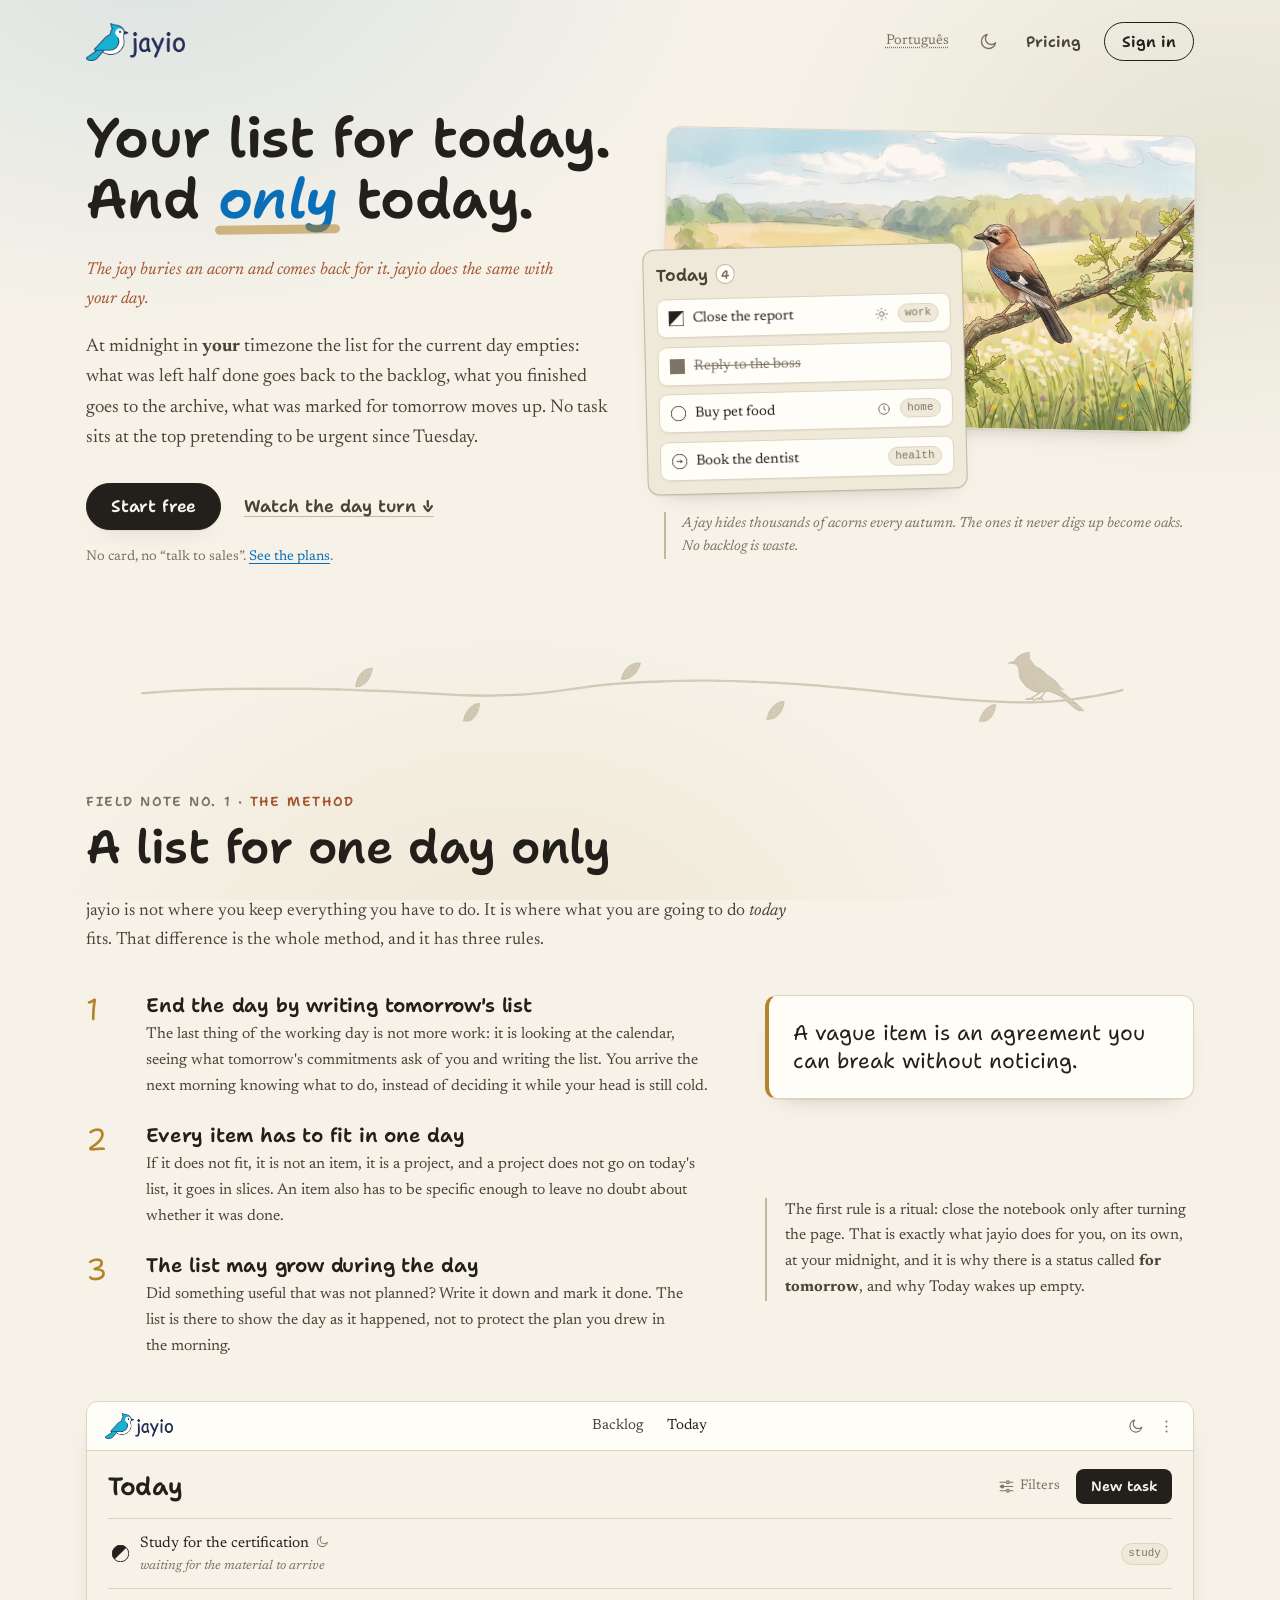
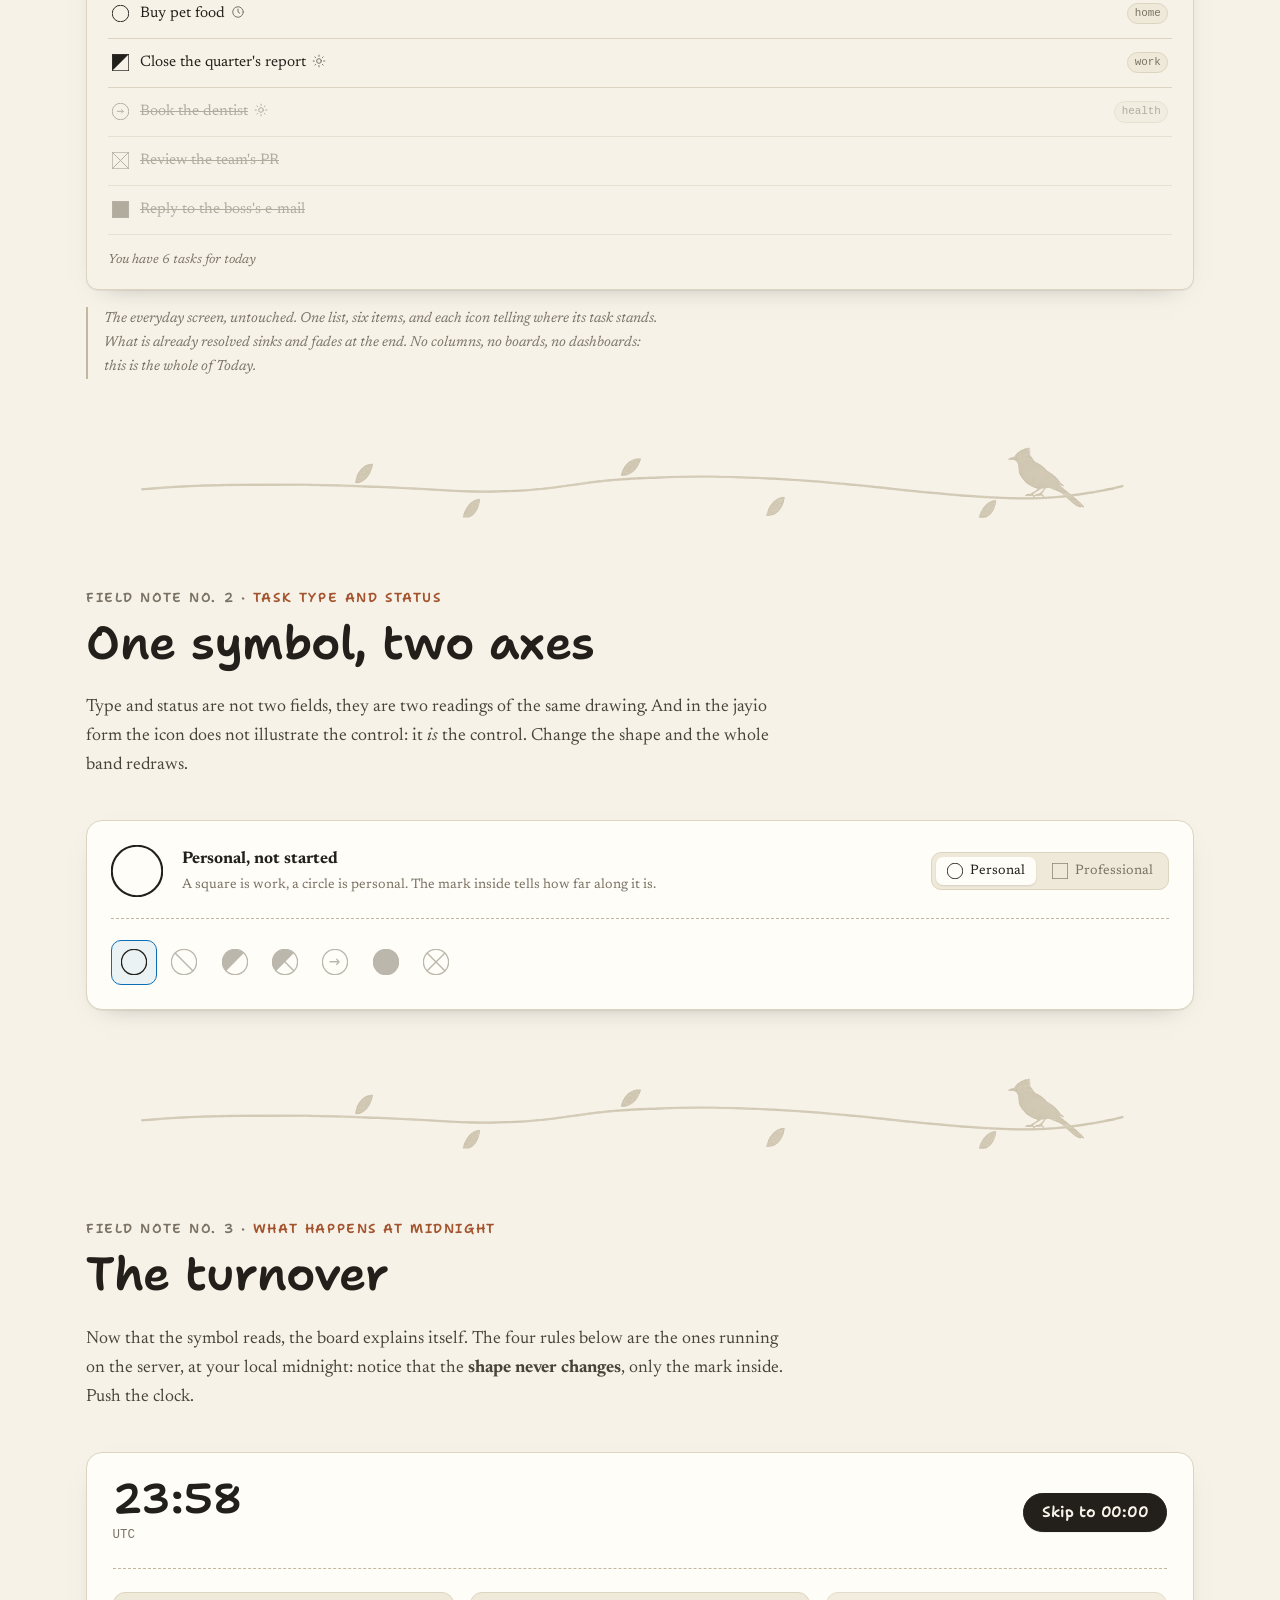
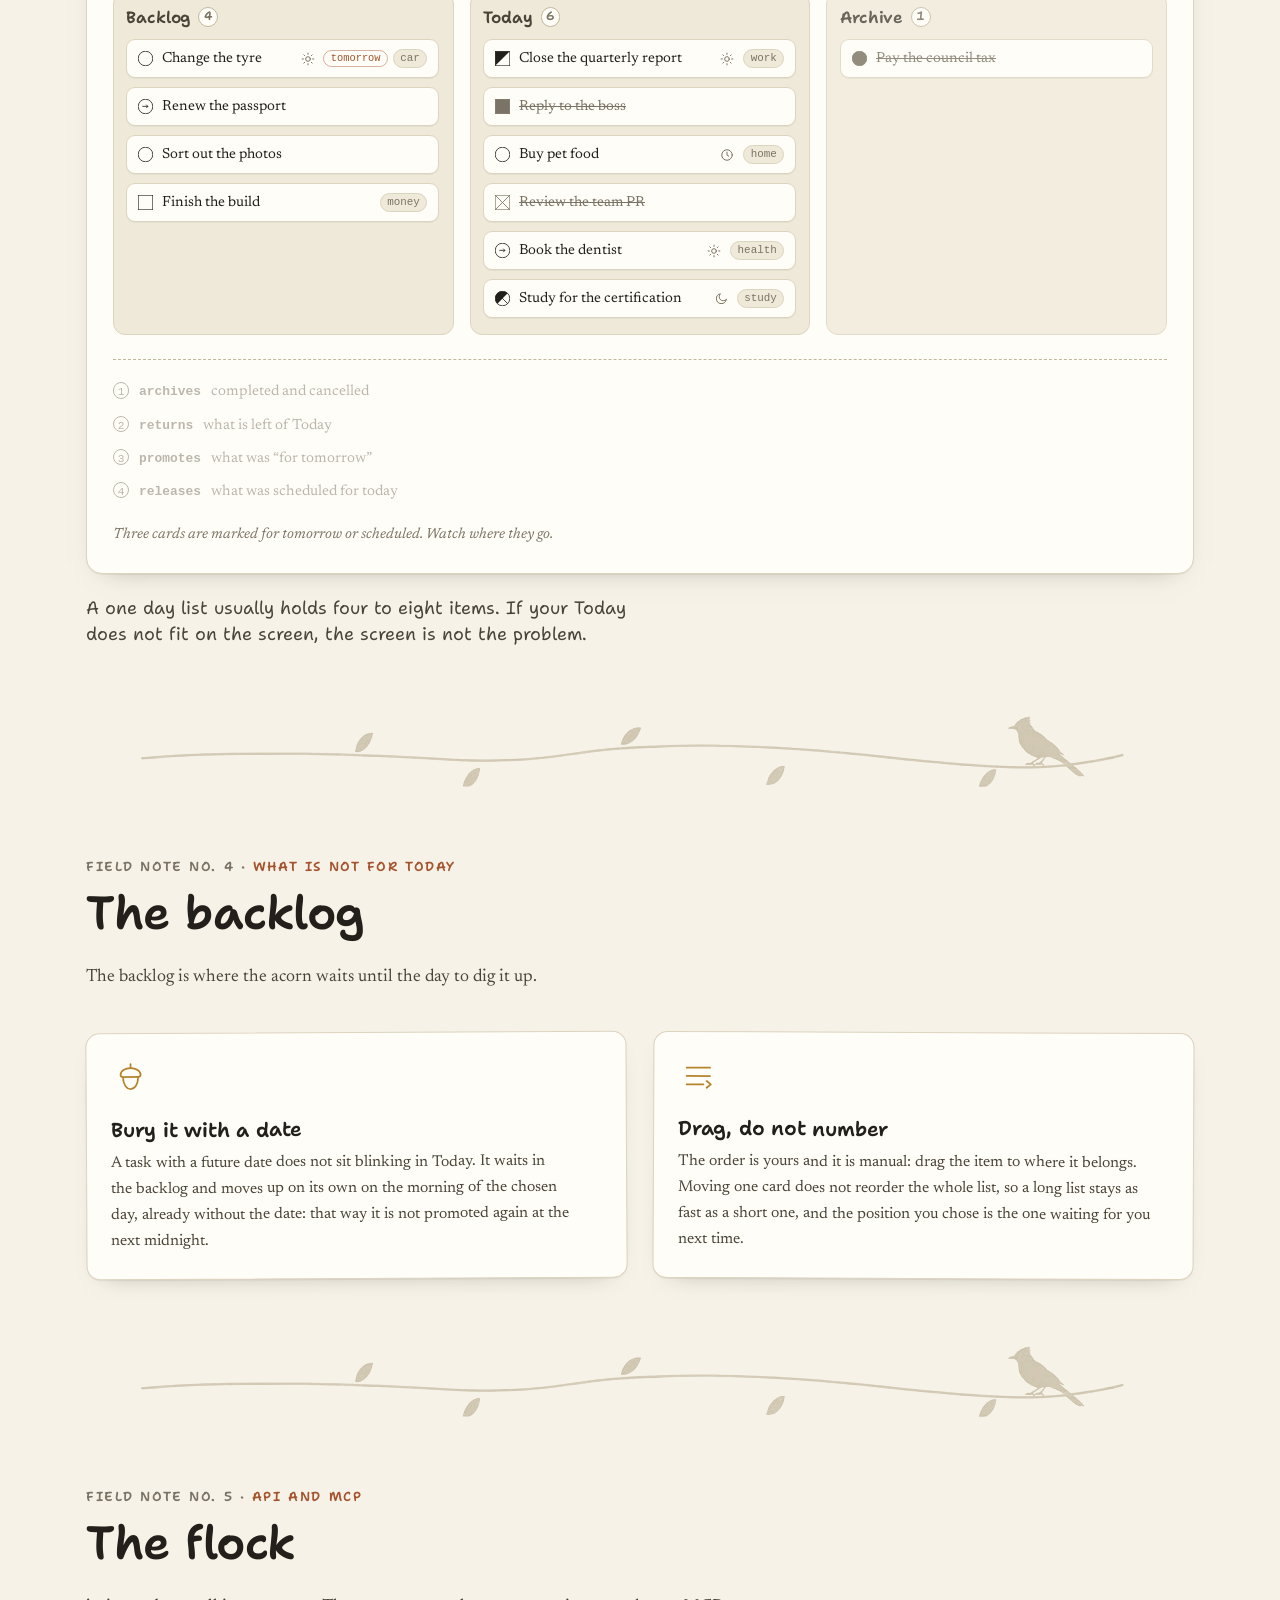
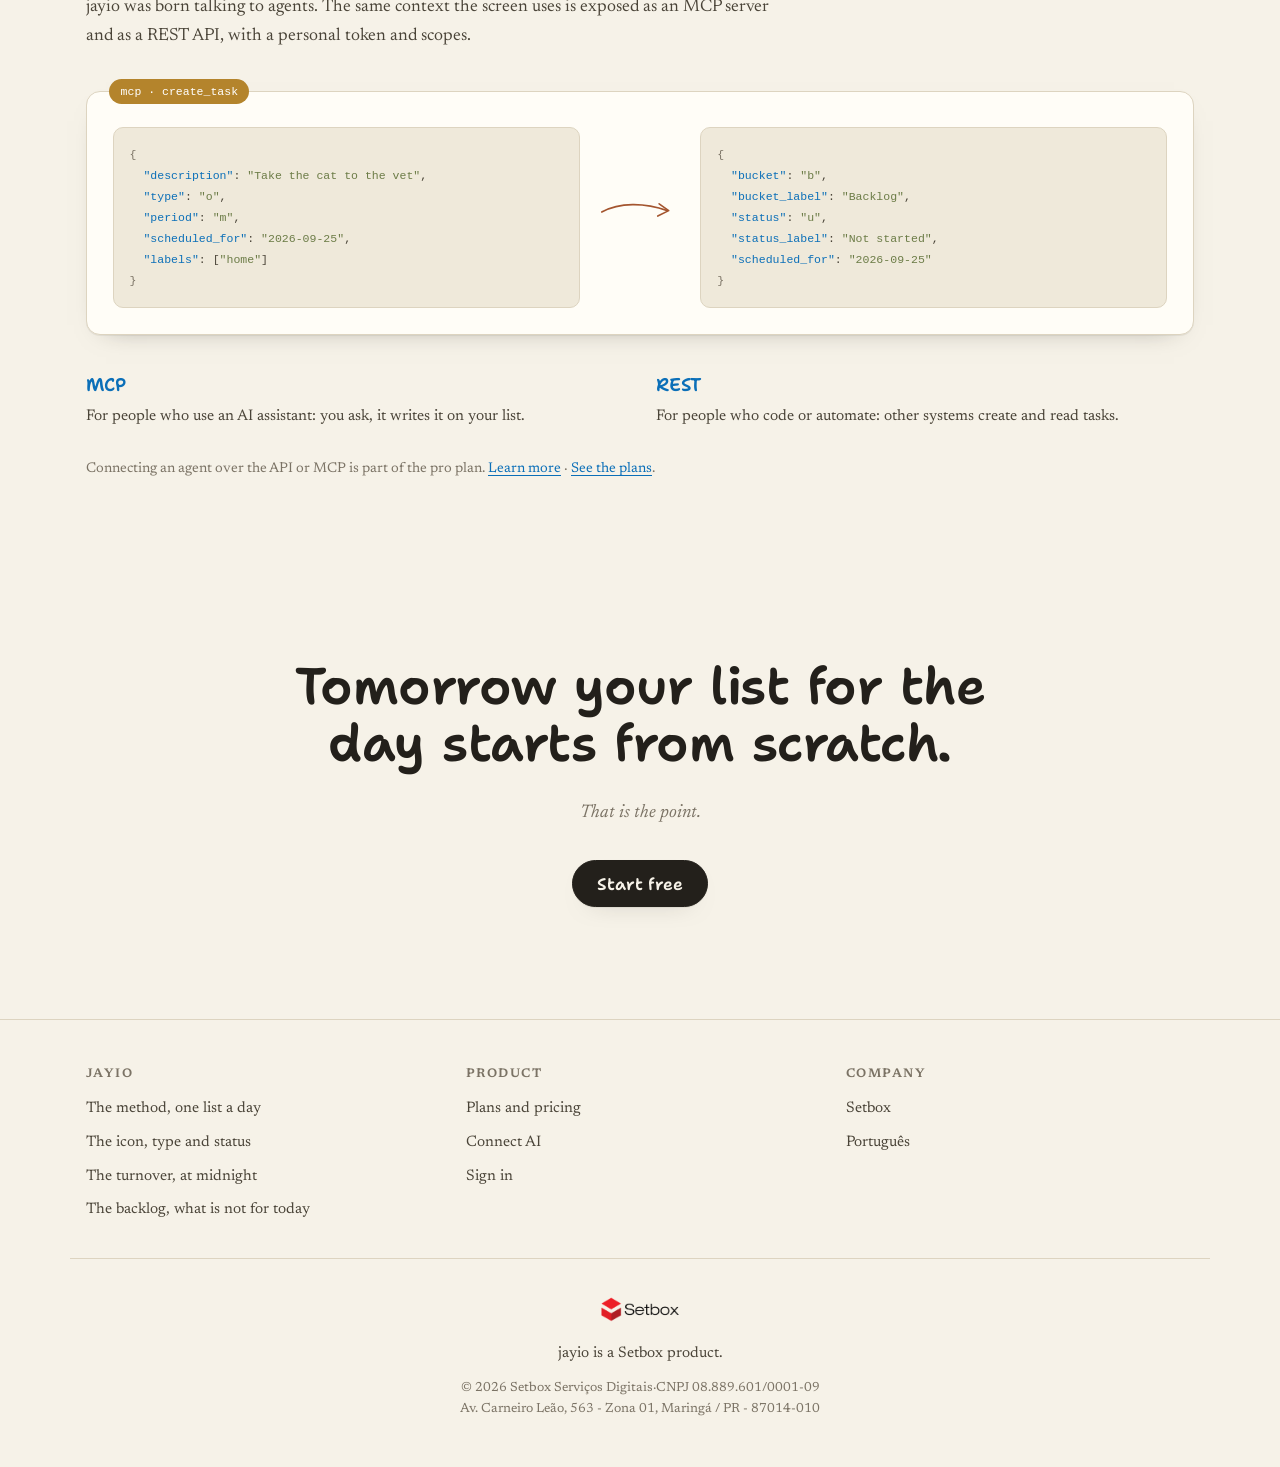
<file: index.html>
<!doctype html>
<html lang="en">
<head>
<meta charset="utf-8">
<meta name="viewport" content="width=device-width, initial-scale=1">
<title>jayio - the to-do list that empties every day</title>
<meta name="description" content="A task manager where Today empties at midnight in your own timezone. What you did not get to goes back to the backlog instead of ageing at the top of the list.">

<!-- GitHub Pages cannot negotiate language on the server, so the choice is made
     here. Only a visitor who never chose and whose browser is Portuguese gets
     moved; the stored choice always wins, and /pt/ never redirects back. -->
<script>
(function () {
  try {
    var escolha = localStorage.getItem("jayio-idioma");
    if (escolha === "en") return;
    if (escolha === "pt") { location.replace("pt/"); return; }
    var l = (navigator.languages && navigator.languages[0]) || navigator.language || "";
    if (/^pt\b/i.test(l)) location.replace("pt/");
  } catch (e) {}
})();
</script>

<meta property="og:type" content="website">
<meta property="og:title" content="jayio - the to-do list that empties every day">
<meta property="og:description" content="Today is not a list that only grows. At midnight in your timezone it empties, and what you did not get to goes back to the backlog.">
<meta property="og:image" content="https://jayio.app/assets/img/gaio-1200.webp">
<meta property="og:url" content="https://jayio.app/">
<meta property="og:locale" content="en">
<meta name="twitter:card" content="summary_large_image">
<meta name="theme-color" content="#f5f1e6" media="(prefers-color-scheme: light)">
<meta name="theme-color" content="#191b1f" media="(prefers-color-scheme: dark)">

<link rel="icon" href="favicon.ico" sizes="any">
<link rel="icon" type="image/png" sizes="32x32" href="assets/img/favicon-32x32.png" media="(prefers-color-scheme: light)">
<link rel="icon" type="image/png" sizes="16x16" href="assets/img/favicon-16x16.png" media="(prefers-color-scheme: light)">
<link rel="icon" type="image/png" sizes="32x32" href="assets/img/favicon-32x32-dark.png" media="(prefers-color-scheme: dark)">
<link rel="icon" type="image/png" sizes="16x16" href="assets/img/favicon-16x16-dark.png" media="(prefers-color-scheme: dark)">
<link rel="apple-touch-icon" sizes="180x180" href="assets/img/apple-touch-icon.png">
<link rel="manifest" href="site.webmanifest">

<link rel="preconnect" href="https://fonts.googleapis.com">
<link rel="preconnect" href="https://fonts.gstatic.com" crossorigin>
<link rel="stylesheet" href="https://fonts.googleapis.com/css2?family=Shantell+Sans:ital,wght@0,400;0,600;0,700;1,400&family=Newsreader:ital,opsz,wght@0,6..72,400;0,6..72,500;1,6..72,400&display=swap">
<link rel="canonical" href="https://jayio.app/">
<link rel="alternate" hreflang="en" href="https://jayio.app/">
<link rel="alternate" hreflang="pt-BR" href="https://jayio.app/pt/">
<link rel="alternate" hreflang="x-default" href="https://jayio.app/">
<link rel="stylesheet" href="assets/css/site.css">
</head>
<body>

<svg class="sprite" aria-hidden="true" focusable="false" xmlns="http://www.w3.org/2000/svg"><defs><symbol id="g-ou" viewBox="0 0 400 400"><circle cx="200" cy="200" r="194" fill="none"/></symbol><symbol id="g-oub" viewBox="0 0 400 400"><circle cx="200" cy="200" r="194" fill="none"/><path d="M62.57 61.96l276.57 276"/></symbol><symbol id="g-os" viewBox="0 0 400 400"><circle cx="200" cy="200" r="194" fill="none"/><path fill="currentColor" stroke="none" transform="rotate(135 200 200)" d="M6 200A194 194 0 0 0 394 200Z"/></symbol><symbol id="g-ob" viewBox="0 0 400 400"><circle cx="200" cy="200" r="194" fill="none"/><path fill="currentColor" stroke="none" transform="rotate(135 200 200)" d="M6 200A194 194 0 0 0 394 200Z"/><path d="M62.57 61.96l276.57 276"/></symbol><symbol id="g-ot" viewBox="0 0 400 400"><circle cx="200" cy="200" r="194" fill="none"/><path d="M116 196h148"/><path d="M221 152l43 47"/><path d="M264 194l-42 48"/></symbol><symbol id="g-oc" viewBox="0 0 400 400"><circle cx="200" cy="200" r="194" fill="currentColor"/></symbol><symbol id="g-ox" viewBox="0 0 400 400"><circle cx="200" cy="200" r="194" fill="none"/><path d="M62.57 61.96l276.57 276"/><path d="M338.57 62.54l-277.71 276"/></symbol><symbol id="g-pu" viewBox="0 0 400 400"><rect x="5" y="5" width="390" height="390" fill="none"/></symbol><symbol id="g-pub" viewBox="0 0 400 400"><rect x="5" y="5" width="390" height="390" fill="none"/><path d="M5 5l390 390"/></symbol><symbol id="g-ps" viewBox="0 0 400 400"><rect x="5" y="5" width="390" height="390" fill="none"/><path fill="currentColor" stroke="none" transform="rotate(90 200 200)" d="M5 395V5l390 390H5z"/></symbol><symbol id="g-pb" viewBox="0 0 400 400"><rect x="5" y="5" width="390" height="390" fill="none"/><path fill="currentColor" stroke="none" transform="rotate(90 200 200)" d="M5 395V5l390 390H5z"/><path d="M5 5l390 390"/></symbol><symbol id="g-pt" viewBox="0 0 400 400"><rect x="5" y="5" width="390" height="390" fill="none"/><path d="M116 196h148"/><path d="M221 152l43 47"/><path d="M264 194l-42 48"/></symbol><symbol id="g-pc" viewBox="0 0 400 400"><rect x="5" y="5" width="390" height="390" fill="currentColor"/></symbol><symbol id="g-px" viewBox="0 0 400 400"><rect x="5" y="5" width="390" height="390" fill="none"/><path d="M5 5l390 390"/><path d="M395 5L5 395"/></symbol><symbol id="p-m" viewBox="0 0 24 24"><circle cx="12" cy="12" r="4"/><path d="M12 2v2M12 20v2M4.9 4.9l1.4 1.4M17.7 17.7l1.4 1.4M2 12h2M20 12h2M4.9 19.1l1.4-1.4M17.7 6.3l1.4-1.4"/></symbol><symbol id="p-a" viewBox="0 0 24 24"><circle cx="12" cy="12" r="9"/><path d="M12 7v5l3 2"/></symbol><symbol id="p-n" viewBox="0 0 24 24"><path d="M21 13a8.5 8.5 0 1 1-10-10 7 7 0 0 0 10 10z"/></symbol></defs></svg>

<a class="pular" href="#turnover">Skip to the demo</a>

<!-- field note: header -->
<header class="topo">
  <a class="marca" href="#" aria-label="jayio, home">
    <img class="marca-claro" src="assets/img/logo.png" alt="" width="258" height="99" decoding="async">
    <img class="marca-escuro" src="assets/img/logo-dark.png" alt="" width="258" height="99" decoding="async">
  </a>

  <div class="topo-acoes">
    <a class="btn-idioma" href="pt/" data-idioma="pt" hreflang="pt-BR" lang="pt-BR">Português</a>
    <button type="button" class="btn-tema" data-tema-toggle aria-pressed="false">
      <svg class="ico-tema ico-lua" aria-hidden="true"><use href="#p-n"></use></svg>
      <svg class="ico-tema ico-sol" aria-hidden="true"><use href="#p-m"></use></svg>
      <span class="sr btn-tema-txt">Darken</span>
    </button>
    <a class="topo-link" href="pricing.html">Pricing</a>
    <a class="btn btn-fantasma" href="https://app.jayio.app/users/log-in">Sign in</a>
  </div>
</header>

<main>

<!-- ─────────────────────────── OPENING ─────────────────────────── -->
<section class="abertura">
  <div class="abertura-txt">
    <h1>
      Your list for today.<br>
      And <em>only</em> today.
    </h1>

    <p class="abertura-gaio">
      The jay buries an acorn and comes back for it. jayio does the same with
      your day.
    </p>

    <p class="linha-fina">
      At midnight in <strong>your</strong> timezone the list for the current day
      empties: what was left half done goes back to the backlog, what you
      finished goes to the archive, what was marked for tomorrow moves up. No
      task sits at the top pretending to be urgent since Tuesday.
    </p>

    <div class="abertura-btns">
      <a class="btn btn-primario btn-g" href="https://app.jayio.app/users/register">Start free</a>
      <a class="link-rolar" href="#turnover">Watch the day turn <span aria-hidden="true">&darr;</span></a>
    </div>

    <p class="miudo">
      No card, no &ldquo;talk to sales&rdquo;.
      <a href="pricing.html">See the plans</a>.
    </p>
  </div>

  <figure class="abertura-fig">
    <div class="abertura-cena">
    <picture>
      <source type="image/avif" srcset="assets/img/gaio-768.avif 768w, assets/img/gaio-1200.avif 1200w, assets/img/gaio-1600.avif 1600w" sizes="(max-width: 900px) 92vw, 46vw">
      <source type="image/webp" srcset="assets/img/gaio-768.webp 768w, assets/img/gaio-1200.webp 1200w, assets/img/gaio-1600.webp 1600w" sizes="(max-width: 900px) 92vw, 46vw">
      <img src="assets/img/gaio-1200.webp" width="1200" height="655" alt="Watercolour illustration of a jay perched on an oak branch, above a field of flowers." decoding="async">
    </picture>

    <!-- The real list, with the app icons, leaning on the watercolour: the
         first screen has to show the product, not only the metaphor. -->
    <div class="amostra">
      <div class="amostra-cabeca">
        <span class="amostra-titulo">Today</span>
        <span class="conta">4</span>
      </div>

      <ul class="pilha" aria-label="Example of a today list in jayio">
        <li class="cartao" title="Professional, started">
          <svg class="glifo glifo-c" aria-hidden="true"><use href="#g-ps"></use></svg>
          <span class="cartao-txt">Close the report</span>
          <svg class="periodo" aria-hidden="true"><use href="#p-m"></use></svg>
          <span class="cartao-fim"><span class="tag">work</span></span>
        </li>
        <li class="cartao risca" title="Professional, completed">
          <svg class="glifo glifo-c" aria-hidden="true"><use href="#g-pc"></use></svg>
          <span class="cartao-txt">Reply to the boss</span>
          <span class="cartao-fim"></span>
        </li>
        <li class="cartao" title="Personal, not started">
          <svg class="glifo glifo-c" aria-hidden="true"><use href="#g-ou"></use></svg>
          <span class="cartao-txt">Buy pet food</span>
          <svg class="periodo" aria-hidden="true"><use href="#p-a"></use></svg>
          <span class="cartao-fim"><span class="tag">home</span></span>
        </li>
        <li class="cartao" title="Personal, for tomorrow">
          <svg class="glifo glifo-c" aria-hidden="true"><use href="#g-ot"></use></svg>
          <span class="cartao-txt">Book the dentist</span>
          <span class="cartao-fim"><span class="tag">health</span></span>
        </li>
      </ul>
    </div>
    </div>

    <figcaption>
      A jay hides thousands of acorns every autumn. The ones it never digs up
      become oaks. No backlog is waste.
    </figcaption>
  </figure>
</section>

<hr class="fio" aria-hidden="true">

<!-- ─────────────────────────── THE NOTEBOOK ─────────────────────────── -->
<section id="method" class="secao">
  <div class="secao-cabeca">
    <p class="etiqueta"><span>Field note no. 1 &middot;</span> The method</p>
    <h2>A list for one day only</h2>
    <p class="secao-sub">
      jayio is not where you keep everything you have to do. It is where what you
      are going to do <em>today</em> fits. That difference is the whole method,
      and it has three rules.
    </p>
  </div>

  <div class="caderno">
    <ol class="preceitos">
      <li>
        <h3>End the day by writing tomorrow's list</h3>
        <p>
          The last thing of the working day is not more work: it is looking at
          the calendar, seeing what tomorrow's commitments ask of you and writing
          the list. You arrive the next morning knowing what to do, instead of
          deciding it while your head is still cold.
        </p>
      </li>
      <li>
        <h3>Every item has to fit in one day</h3>
        <p>
          If it does not fit, it is not an item, it is a project, and a project
          does not go on today's list, it goes in slices. An item also has to be
          specific enough to leave no doubt about whether it was done.
        </p>
      </li>
      <li>
        <h3>The list may grow during the day</h3>
        <p>
          Did something useful that was not planned? Write it down and mark it
          done. The list is there to show the day as it happened, not to protect
          the plan you drew in the morning.
        </p>
      </li>
    </ol>

    <blockquote class="preceito-citacao">
      <p>A vague item is an agreement you can break without noticing.</p>
    </blockquote>

    <p class="caderno-fecho">
      The first rule is a ritual: close the notebook only after turning the page.
      That is exactly what jayio does for you, on its own, at your midnight, and
      it is why there is a status called <strong>for tomorrow</strong>, and why
      Today wakes up empty.
    </p>
  </div>

  <!-- The Today screen running, rebuilt in HTML so it follows the theme and the
       language of the page. The glyphs are the ones from the sprite above. -->
  <figure class="app-fig">
    <div class="app-tela" role="img" aria-label="The Today screen in jayio: six tasks in a single list, each with the icon of its type and status, and the ones already resolved set back at the end.">
      <div class="app-barra" aria-hidden="true">
        <span class="app-marca">
          <img class="marca-claro" src="assets/img/logo.png" alt="" width="258" height="99" loading="lazy" decoding="async">
          <img class="marca-escuro" src="assets/img/logo-dark.png" alt="" width="258" height="99" loading="lazy" decoding="async">
        </span>

        <nav class="app-nav"><span>Backlog</span><span class="app-nav-ativo">Today</span></nav>

        <span class="app-barra-fim">
          <svg class="app-icone"><use href="#p-n"></use></svg>
          <svg class="app-icone app-icone-pontos" viewBox="0 0 24 24"><path d="M12 5h.01M12 12h.01M12 19h.01"/></svg>
        </span>
      </div>

      <div class="app-corpo" aria-hidden="true">
        <div class="app-cabeca">
          <h3 class="app-titulo">Today</h3>
          <span class="app-cabeca-fim">
            <span class="app-filtros">
              <svg class="app-icone" viewBox="0 0 24 24"><path d="M3 6h9M17 6h4M3 12h4M9 12h12M3 18h9M17 18h4"/><circle cx="14" cy="6" r="2"/><circle cx="6" cy="12" r="2"/><circle cx="14" cy="18" r="2"/></svg>
              Filters
            </span>
            <span class="app-btn">New task</span>
          </span>
        </div>

        <ul class="app-lista">
          <li class="app-item">
            <svg class="glifo glifo-c"><use href="#g-os"></use></svg>
            <span class="app-item-txt">Study for the certification<svg class="periodo"><use href="#p-n"></use></svg><small class="app-nota">waiting for the material to arrive</small></span>
            <span class="tag">study</span>
          </li>
          <li class="app-item">
            <svg class="glifo glifo-c"><use href="#g-ou"></use></svg>
            <span class="app-item-txt">Buy pet food<svg class="periodo"><use href="#p-a"></use></svg></span>
            <span class="tag">home</span>
          </li>
          <li class="app-item">
            <svg class="glifo glifo-c"><use href="#g-ps"></use></svg>
            <span class="app-item-txt">Close the quarter's report<svg class="periodo"><use href="#p-m"></use></svg></span>
            <span class="tag">work</span>
          </li>
          <li class="app-item app-item-ido">
            <svg class="glifo glifo-c"><use href="#g-ot"></use></svg>
            <span class="app-item-txt">Book the dentist<svg class="periodo"><use href="#p-m"></use></svg></span>
            <span class="tag">health</span>
          </li>
          <li class="app-item app-item-ido">
            <svg class="glifo glifo-c"><use href="#g-px"></use></svg>
            <span class="app-item-txt">Review the team's PR</span>
          </li>
          <li class="app-item app-item-ido">
            <svg class="glifo glifo-c"><use href="#g-pc"></use></svg>
            <span class="app-item-txt">Reply to the boss's e-mail</span>
          </li>
        </ul>

        <p class="app-rodape">You have 6 tasks for today</p>
      </div>
    </div>

    <figcaption>
      The everyday screen, untouched. One list, six items, and each icon telling
      where its task stands. What is already resolved sinks and fades at the end.
      No columns, no boards, no dashboards: this is the whole of Today.
    </figcaption>
  </figure>
</section>

<hr class="fio" aria-hidden="true">

<!-- ─────────────────────────── THE GLYPH ─────────────────────────── -->
<section id="icon" class="secao">
  <div class="secao-cabeca">
    <p class="etiqueta"><span>Field note no. 2 &middot;</span> Task type and status</p>
    <h2>One symbol, two axes</h2>
    <p class="secao-sub">
      Type and status are not two fields, they are two readings of the same
      drawing. And in the jayio form the icon does not illustrate the control: it
      <em>is</em> the control. Change the shape and the whole band redraws.
    </p>
  </div>

  <div class="regua-caixa">
    <div class="regua-cabeca">
      <svg class="glifo glifo-g" aria-hidden="true"><use href="#g-ou" data-glifo-grande></use></svg>

      <div class="regua-leitura">
        <strong data-leitura>Personal, not started</strong>
        <span>A square is work, a circle is personal. The mark inside tells how far along it is.</span>
      </div>

      <div class="regua-forma" role="group" aria-label="Task type">
        <button type="button" class="forma-btn" data-forma="o" aria-pressed="true">
          <svg class="glifo glifo-p" aria-hidden="true"><use href="#g-ou"></use></svg>
          Personal
        </button>
        <button type="button" class="forma-btn" data-forma="p" aria-pressed="false">
          <svg class="glifo glifo-p" aria-hidden="true"><use href="#g-pu"></use></svg>
          Professional
        </button>
      </div>
    </div>

    <div class="regua" role="group" aria-label="Task status">
        <button type="button" class="regua-btn" data-st="u" aria-pressed="true" title="Not started" aria-label="Not started">
          <svg class="glifo glifo-m" aria-hidden="true"><use href="#g-ou" data-usa="u"></use></svg>
        </button>
        <button type="button" class="regua-btn" data-st="ub" aria-pressed="false" title="Unstarted blocked" aria-label="Unstarted blocked">
          <svg class="glifo glifo-m" aria-hidden="true"><use href="#g-ou" data-usa="ub"></use></svg>
        </button>
        <button type="button" class="regua-btn" data-st="s" aria-pressed="false" title="Started" aria-label="Started">
          <svg class="glifo glifo-m" aria-hidden="true"><use href="#g-ou" data-usa="s"></use></svg>
        </button>
        <button type="button" class="regua-btn" data-st="b" aria-pressed="false" title="Blocked" aria-label="Blocked">
          <svg class="glifo glifo-m" aria-hidden="true"><use href="#g-ou" data-usa="b"></use></svg>
        </button>
        <button type="button" class="regua-btn" data-st="t" aria-pressed="false" title="For tomorrow" aria-label="For tomorrow">
          <svg class="glifo glifo-m" aria-hidden="true"><use href="#g-ou" data-usa="t"></use></svg>
        </button>
        <button type="button" class="regua-btn" data-st="c" aria-pressed="false" title="Completed" aria-label="Completed">
          <svg class="glifo glifo-m" aria-hidden="true"><use href="#g-ou" data-usa="c"></use></svg>
        </button>
        <button type="button" class="regua-btn" data-st="x" aria-pressed="false" title="Cancelled" aria-label="Cancelled">
          <svg class="glifo glifo-m" aria-hidden="true"><use href="#g-ou" data-usa="x"></use></svg>
        </button>
    </div>
  </div>
</section>

<hr class="fio" aria-hidden="true">

<!-- ─────────────────────────── THE TURNOVER ─────────────────────────── -->
<section id="turnover" class="secao">
  <div class="secao-cabeca">
    <p class="etiqueta"><span>Field note no. 3 &middot;</span> What happens at midnight</p>
    <h2>The turnover</h2>
    <p class="secao-sub">
      Now that the symbol reads, the board explains itself. The four rules below
      are the ones running on the server, at your local midnight: notice that the
      <strong>shape never changes</strong>, only the mark inside. Push the clock.
    </p>
  </div>

  <div class="bancada">

    <div class="relogio" aria-live="polite">
      <div class="relogio-face">
        <span class="relogio-hora" data-relogio>23:58</span>
        <span class="relogio-fuso" data-fuso>America/Sao_Paulo</span>
      </div>
      <div class="relogio-btns">
        <button type="button" class="btn btn-primario" data-virar>
          Skip to 00:00
        </button>
        <button type="button" class="btn btn-fantasma" data-reiniciar hidden>
          Back to yesterday
        </button>
      </div>
    </div>

    <div class="quadro" data-quadro>
      <section class="coluna" data-bucket="b" aria-labelledby="col-b">
        <h3 id="col-b">Backlog <span class="conta" data-conta="b">0</span></h3>
        <ul class="pilha" data-pilha="b"></ul>
      </section>

      <section class="coluna" data-bucket="t" aria-labelledby="col-t">
        <h3 id="col-t">Today <span class="conta" data-conta="t">0</span></h3>
        <ul class="pilha" data-pilha="t"></ul>
      </section>

      <section class="coluna coluna-arquivo" data-bucket="a" aria-labelledby="col-a">
        <h3 id="col-a">Archive <span class="conta" data-conta="a">0</span></h3>
        <ul class="pilha" data-pilha="a"></ul>
      </section>
    </div>

    <ol class="regras" data-regras>
      <li data-regra="1"><code>archives</code> completed and cancelled <span class="regra-saldo" data-saldo="1"></span></li>
      <li data-regra="2"><code>returns</code> what is left of Today <span class="regra-saldo" data-saldo="2"></span></li>
      <li data-regra="3"><code>promotes</code> what was &ldquo;for tomorrow&rdquo; <span class="regra-saldo" data-saldo="3"></span></li>
      <li data-regra="4"><code>releases</code> what was scheduled for today <span class="regra-saldo" data-saldo="4"></span></li>
    </ol>

    <p class="bancada-nota" data-nota>
      Three cards are marked for tomorrow or scheduled. Watch where they go.
    </p>
  </div>

  <p class="bancada-regra">
    A one day list usually holds four to eight items. If your Today does not fit
    on the screen, the screen is not the problem.
  </p>

</section>

<hr class="fio" aria-hidden="true">

<!-- ─────────────────────────── THE BACKLOG ─────────────────────────── -->
<section id="backlog" class="secao">
  <div class="secao-cabeca">
    <p class="etiqueta"><span>Field note no. 4 &middot;</span> What is not for today</p>
    <h2>The backlog</h2>
    <p class="secao-sub">
      The backlog is where the acorn waits until the day to dig it up.
    </p>
  </div>

  <div class="bolotas">
    <article class="bolota">
      <svg class="bolota-ico" viewBox="0 0 48 48" aria-hidden="true" focusable="false">
        <path d="M12 20c0-5 5.4-8 12-8s12 3 12 8c0 1.6-1.3 2.6-3 2.6H15c-1.7 0-3-1-3-2.6z"/>
        <path d="M15 23c0 8.5 4 14 9 14s9-5.5 9-14"/>
        <path d="M24 12V7"/>
      </svg>
      <h3>Bury it with a date</h3>
      <p>
        A task with a future date does not sit blinking in Today. It waits in the
        backlog and moves up on its own on the morning of the chosen day, already
        without the date: that way it is not promoted again at the next midnight.
      </p>
    </article>

    <article class="bolota">
      <svg class="bolota-ico" viewBox="0 0 48 48" aria-hidden="true" focusable="false">
        <path d="M10 14h28M10 24h28M10 34h20"/>
        <path d="M34 30l5 4-5 4"/>
      </svg>
      <h3>Drag, do not number</h3>
      <p>
        The order is yours and it is manual: drag the item to where it belongs.
        Moving one card does not reorder the whole list, so a long list stays as
        fast as a short one, and the position you chose is the one waiting for you
        next time.
      </p>
    </article>

 </div>
</section>

<hr class="fio" aria-hidden="true">

<!-- ─────────────────────────── THE FLOCK ─────────────────────────── -->
<section id="flock" class="secao">
  <div class="secao-cabeca">
    <p class="etiqueta"><span>Field note no. 5 &middot;</span> API and MCP</p>
    <h2>The flock</h2>
    <p class="secao-sub">
      jayio was born talking to agents. The same context the screen uses is
      exposed as an MCP server and as a REST API, with a personal token and
      scopes.
    </p>
  </div>

  <div class="bilhete">
    <div class="bilhete-aba">mcp · create_task</div>
<pre><code><span class="c-k">{</span>
  <span class="c-s">"description"</span>: <span class="c-v">"Take the cat to the vet"</span>,
  <span class="c-s">"type"</span>: <span class="c-v">"o"</span>,
  <span class="c-s">"period"</span>: <span class="c-v">"m"</span>,
  <span class="c-s">"scheduled_for"</span>: <span class="c-v">"2026-09-25"</span>,
  <span class="c-s">"labels"</span>: [<span class="c-v">"home"</span>]
<span class="c-k">}</span></code></pre>
    <div class="bilhete-seta" aria-hidden="true">
      <svg viewBox="0 0 120 40" focusable="false"><path d="M4 20c26-14 62-14 96-2"/><path d="M88 8l14 10-16 8"/></svg>
    </div>
<pre><code><span class="c-k">{</span>
  <span class="c-s">"bucket"</span>: <span class="c-v">"b"</span>,
  <span class="c-s">"bucket_label"</span>: <span class="c-v">"Backlog"</span>,
  <span class="c-s">"status"</span>: <span class="c-v">"u"</span>,
  <span class="c-s">"status_label"</span>: <span class="c-v">"Not started"</span>,
  <span class="c-s">"scheduled_for"</span>: <span class="c-v">"2026-09-25"</span>
<span class="c-k">}</span></code></pre>
  </div>

  <div class="bando-grade">
    <div>
      <h3>MCP</h3>
      <p>
        For people who use an AI assistant: you ask, it writes it on your list.
      </p>
    </div>
    <div>
      <h3>REST</h3>
      <p>
        For people who code or automate: other systems create and read tasks.
      </p>
    </div>
  </div>

  <p class="miudo bando-nota">
    Connecting an agent over the API or MCP is part of the pro plan. <a href="connect-ai.html">Learn more</a> &middot; <a href="pricing.html">See the plans</a>.
  </p>
</section>

<!-- ─────────────────────────── CLOSING ─────────────────────────── -->
<section class="fecho">
  <h2>Tomorrow your list for the day starts from scratch.</h2>
  <p>That is the point.</p>
  <a class="btn btn-primario btn-g" href="https://app.jayio.app/users/register">Start free</a>
</section>

</main>

<footer class="rodape">
  <div class="rodape-grade">
    <div class="rodape-col">
      <h2>jayio</h2>
      <a href="#method">The method, one list a day</a>
      <a href="#icon">The icon, type and status</a>
      <a href="#turnover">The turnover, at midnight</a>
      <a href="#backlog">The backlog, what is not for today</a>
    </div>

    <div class="rodape-col">
      <h2>Product</h2>
      <a href="pricing.html">Plans and pricing</a>
      <a href="connect-ai.html">Connect AI</a>
      <a href="https://app.jayio.app/users/log-in">Sign in</a>
    </div>

    <div class="rodape-col">
      <h2>Company</h2>
      <a href="https://setbox.com.br">Setbox</a>
      <a href="pt/" data-idioma="pt" hreflang="pt-BR" lang="pt-BR">Português</a>
    </div>
  </div>

  <div class="rodape-legal">
    <a class="rodape-marca" href="https://setbox.com.br" aria-label="Setbox">
      <img src="assets/img/setbox.png" alt="Setbox" width="420" height="139" loading="lazy" decoding="async">
    </a>

    <p class="rodape-produto">jayio is a Setbox product.</p>

    <p class="rodape-cnpj">
      © 2026 Setbox Serviços Digitais&middot;CNPJ 08.889.601/0001-09<br>
      Av. Carneiro Leão, 563 - Zona 01, Maringá / PR - 87014-010
    </p>
  </div>
</footer>

<script src="assets/js/virada.js" defer></script>
</body>
</html>
</file>
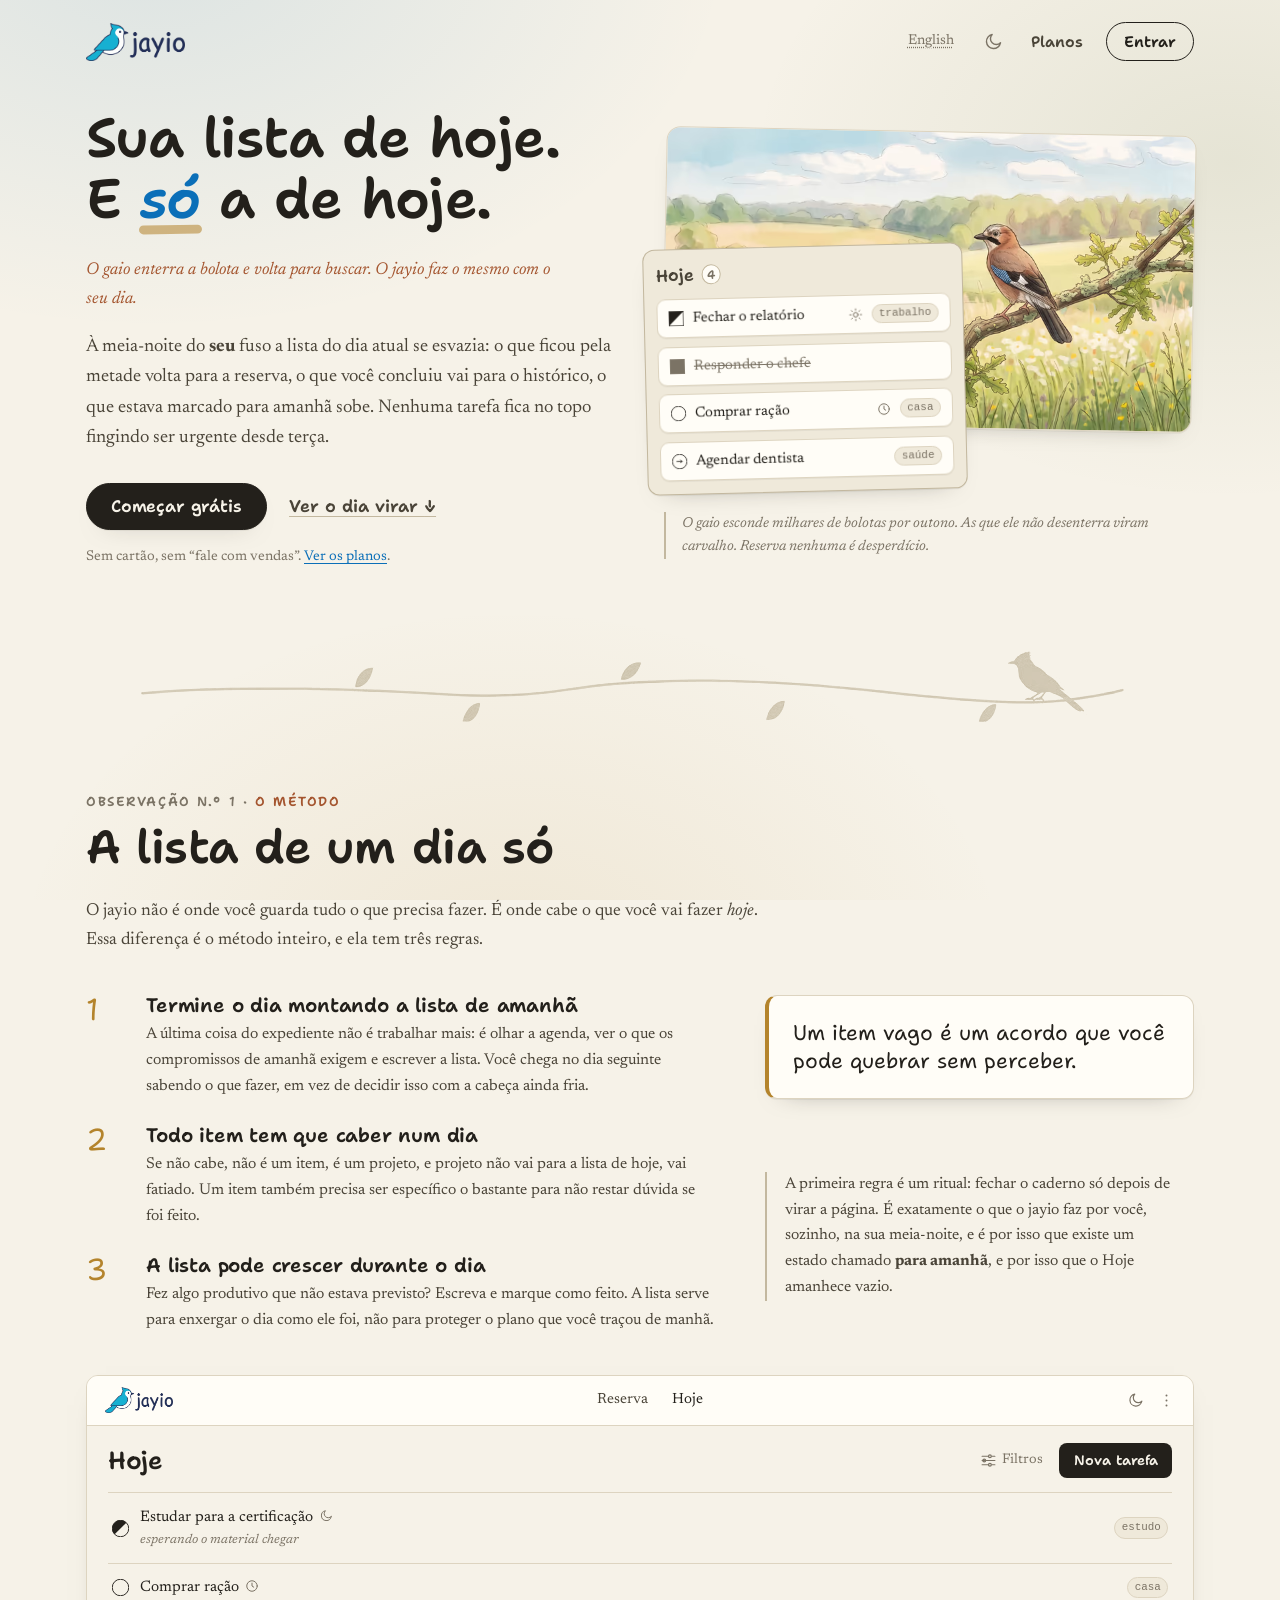
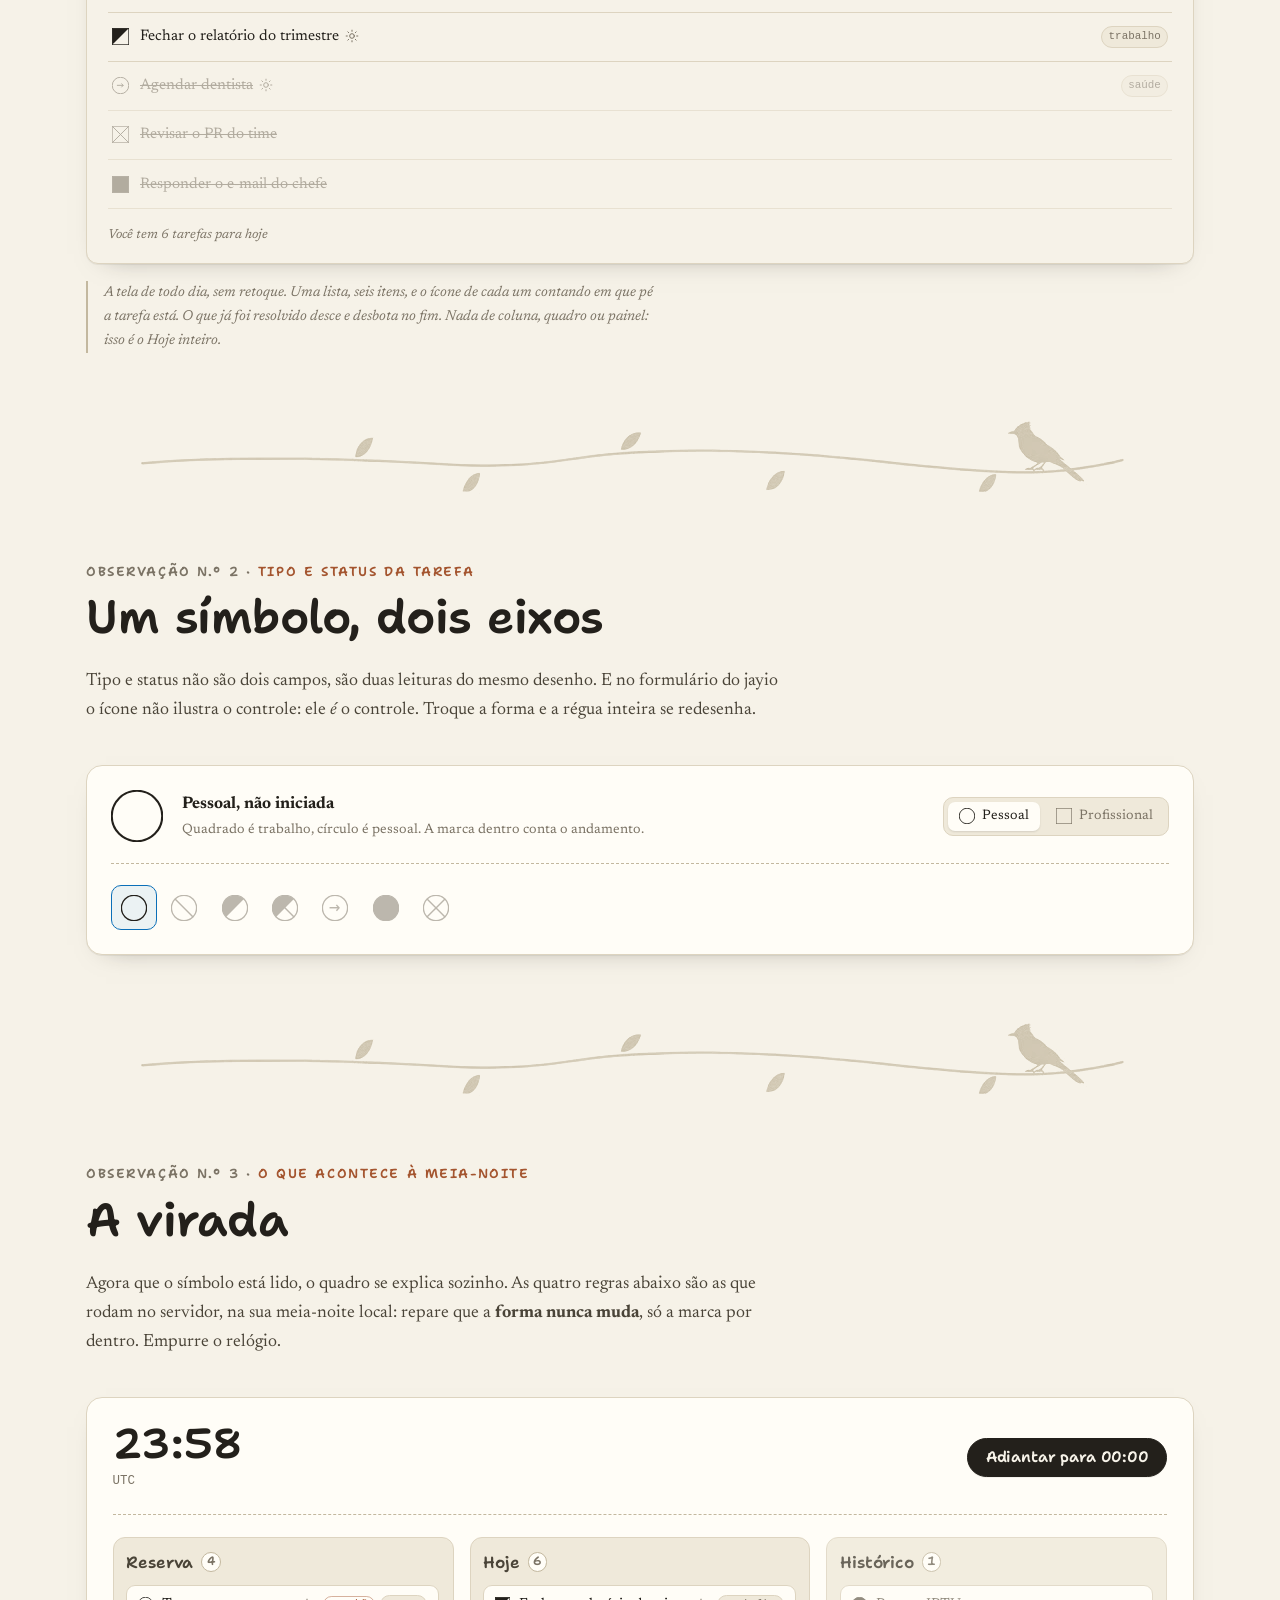
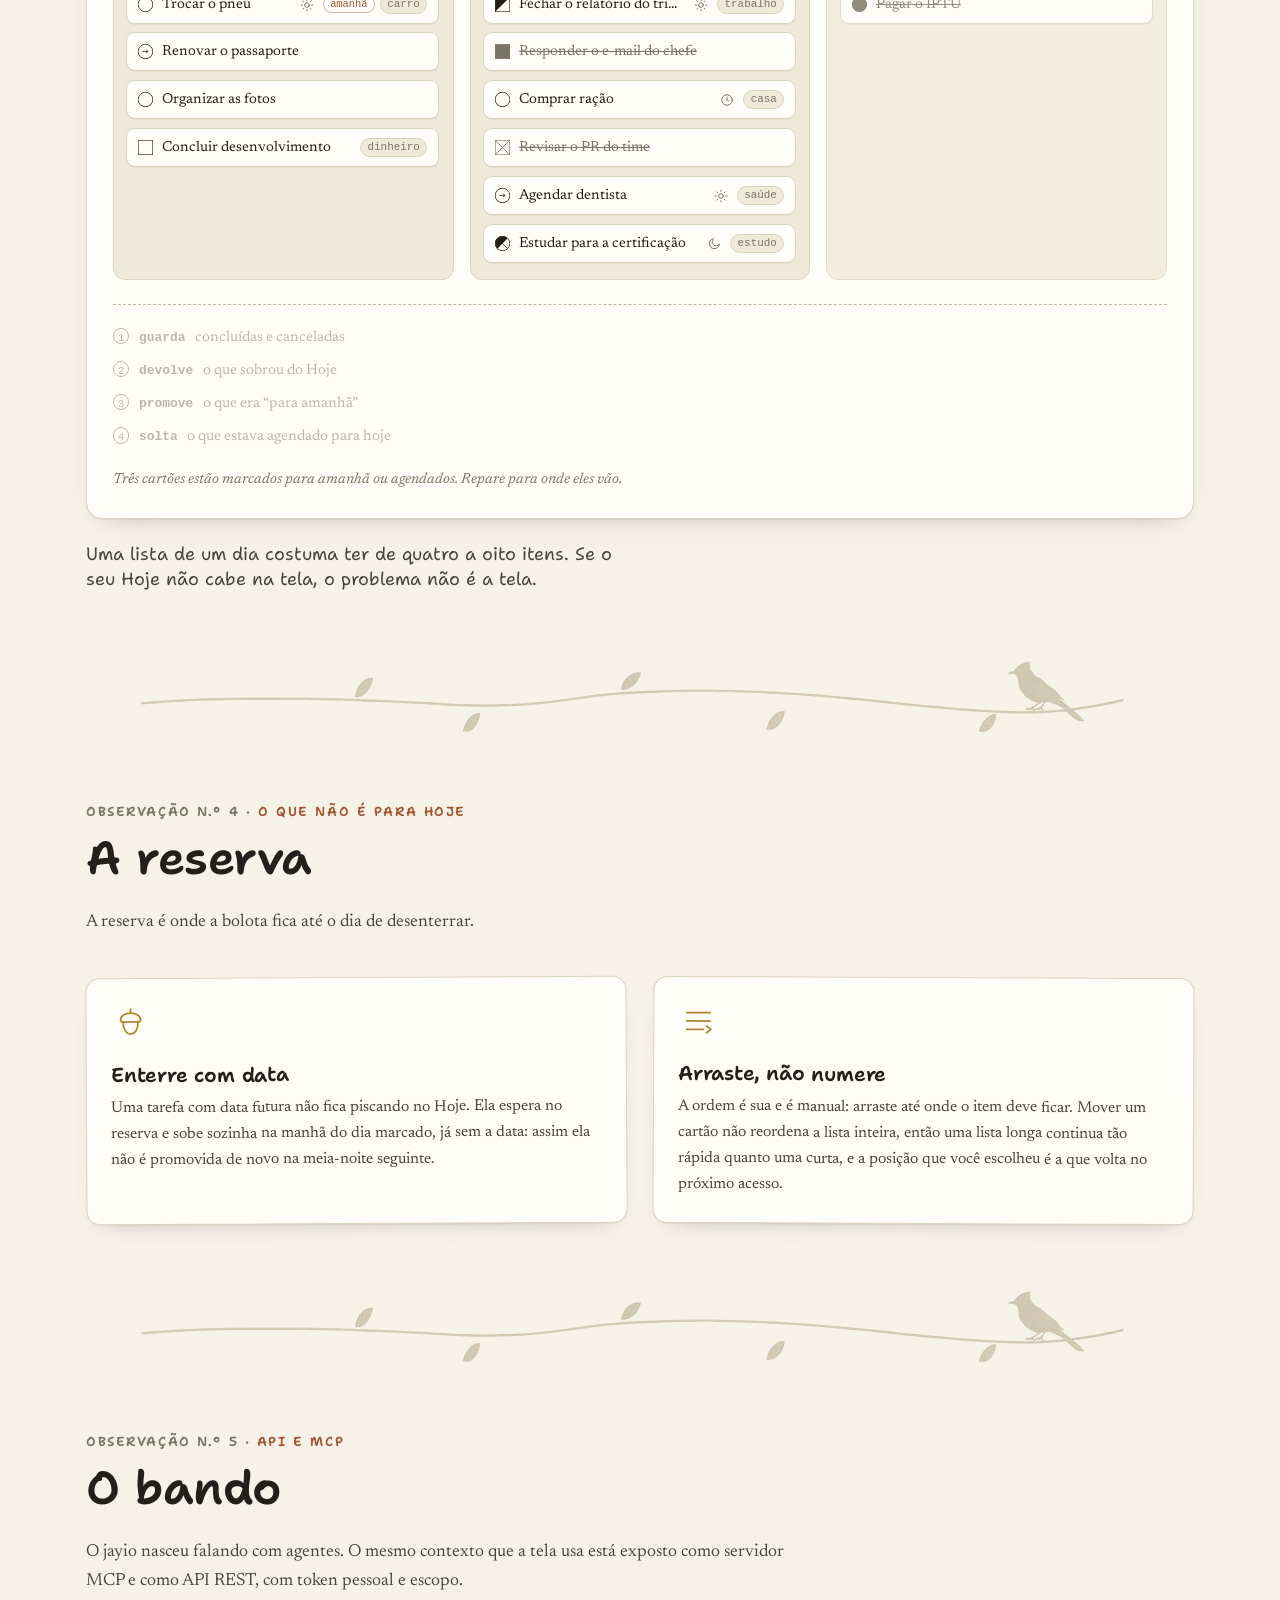
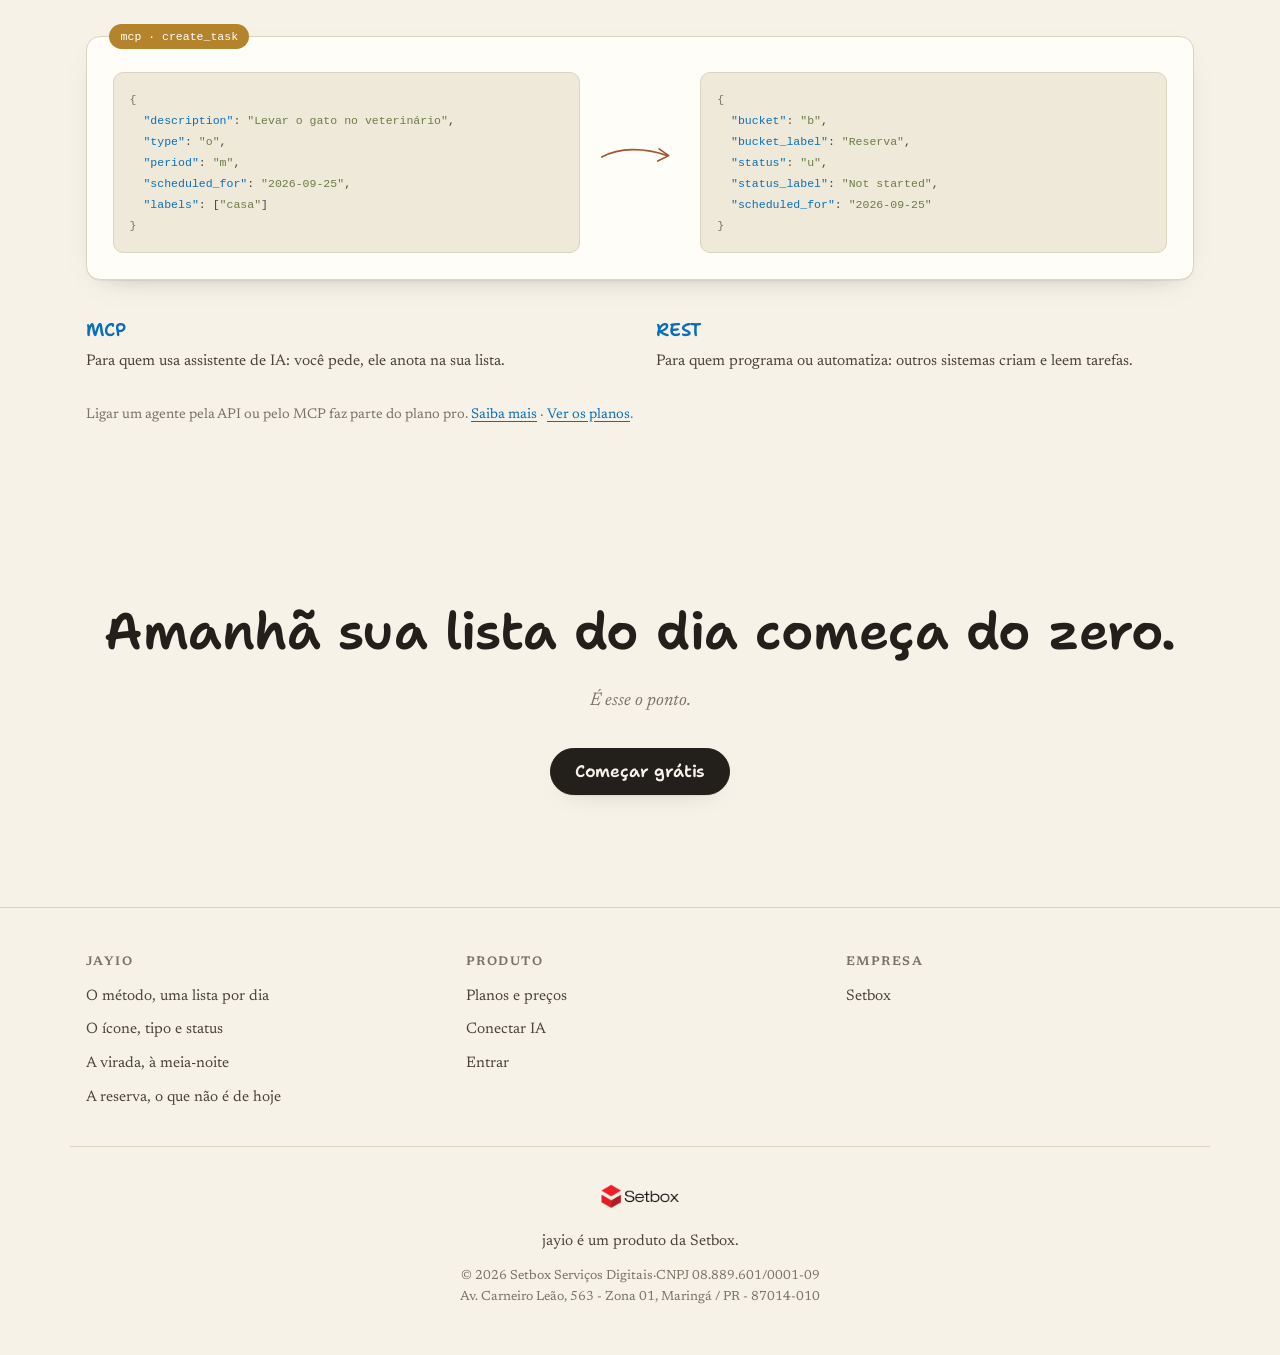
<file: pt/index.html>
<!doctype html>
<html lang="pt-BR">
<head>
<meta charset="utf-8">
<meta name="viewport" content="width=device-width, initial-scale=1">
<title>jayio - a lista de tarefas que se esvazia todo dia</title>
<meta name="description" content="Gerenciador de tarefas em que o Hoje se esvazia à meia-noite do seu fuso. O que não foi feito volta para a reserva em vez de envelhecer no topo da lista.">

<meta property="og:type" content="website">
<meta property="og:title" content="jayio - a lista de tarefas que se esvazia todo dia">
<meta property="og:description" content="O Hoje não é uma lista que só cresce. À meia-noite do seu fuso ele se esvazia, e o que não foi feito volta para a reserva.">
<meta property="og:image" content="https://jayio.app/assets/img/gaio-1200.webp">
<meta property="og:url" content="https://jayio.app/pt/">
<meta property="og:locale" content="pt_BR">
<meta name="twitter:card" content="summary_large_image">
<meta name="theme-color" content="#f5f1e6" media="(prefers-color-scheme: light)">
<meta name="theme-color" content="#191b1f" media="(prefers-color-scheme: dark)">

<link rel="icon" href="../favicon.ico" sizes="any">
<link rel="icon" type="image/png" sizes="32x32" href="../assets/img/favicon-32x32.png" media="(prefers-color-scheme: light)">
<link rel="icon" type="image/png" sizes="16x16" href="../assets/img/favicon-16x16.png" media="(prefers-color-scheme: light)">
<link rel="icon" type="image/png" sizes="32x32" href="../assets/img/favicon-32x32-dark.png" media="(prefers-color-scheme: dark)">
<link rel="icon" type="image/png" sizes="16x16" href="../assets/img/favicon-16x16-dark.png" media="(prefers-color-scheme: dark)">
<link rel="apple-touch-icon" sizes="180x180" href="../assets/img/apple-touch-icon.png">
<link rel="manifest" href="../site.webmanifest">

<link rel="preconnect" href="https://fonts.googleapis.com">
<link rel="preconnect" href="https://fonts.gstatic.com" crossorigin>
<link rel="stylesheet" href="https://fonts.googleapis.com/css2?family=Shantell+Sans:ital,wght@0,400;0,600;0,700;1,400&family=Newsreader:ital,opsz,wght@0,6..72,400;0,6..72,500;1,6..72,400&display=swap">
<link rel="canonical" href="https://jayio.app/pt/">
<link rel="alternate" hreflang="pt-BR" href="https://jayio.app/pt/">
<link rel="alternate" hreflang="en" href="https://jayio.app/">
<link rel="alternate" hreflang="x-default" href="https://jayio.app/">
<link rel="stylesheet" href="../assets/css/site.css">
</head>
<body>

<svg class="sprite" aria-hidden="true" focusable="false" xmlns="http://www.w3.org/2000/svg"><defs><symbol id="g-ou" viewBox="0 0 400 400"><circle cx="200" cy="200" r="194" fill="none"/></symbol><symbol id="g-oub" viewBox="0 0 400 400"><circle cx="200" cy="200" r="194" fill="none"/><path d="M62.57 61.96l276.57 276"/></symbol><symbol id="g-os" viewBox="0 0 400 400"><circle cx="200" cy="200" r="194" fill="none"/><path fill="currentColor" stroke="none" transform="rotate(135 200 200)" d="M6 200A194 194 0 0 0 394 200Z"/></symbol><symbol id="g-ob" viewBox="0 0 400 400"><circle cx="200" cy="200" r="194" fill="none"/><path fill="currentColor" stroke="none" transform="rotate(135 200 200)" d="M6 200A194 194 0 0 0 394 200Z"/><path d="M62.57 61.96l276.57 276"/></symbol><symbol id="g-ot" viewBox="0 0 400 400"><circle cx="200" cy="200" r="194" fill="none"/><path d="M116 196h148"/><path d="M221 152l43 47"/><path d="M264 194l-42 48"/></symbol><symbol id="g-oc" viewBox="0 0 400 400"><circle cx="200" cy="200" r="194" fill="currentColor"/></symbol><symbol id="g-ox" viewBox="0 0 400 400"><circle cx="200" cy="200" r="194" fill="none"/><path d="M62.57 61.96l276.57 276"/><path d="M338.57 62.54l-277.71 276"/></symbol><symbol id="g-pu" viewBox="0 0 400 400"><rect x="5" y="5" width="390" height="390" fill="none"/></symbol><symbol id="g-pub" viewBox="0 0 400 400"><rect x="5" y="5" width="390" height="390" fill="none"/><path d="M5 5l390 390"/></symbol><symbol id="g-ps" viewBox="0 0 400 400"><rect x="5" y="5" width="390" height="390" fill="none"/><path fill="currentColor" stroke="none" transform="rotate(90 200 200)" d="M5 395V5l390 390H5z"/></symbol><symbol id="g-pb" viewBox="0 0 400 400"><rect x="5" y="5" width="390" height="390" fill="none"/><path fill="currentColor" stroke="none" transform="rotate(90 200 200)" d="M5 395V5l390 390H5z"/><path d="M5 5l390 390"/></symbol><symbol id="g-pt" viewBox="0 0 400 400"><rect x="5" y="5" width="390" height="390" fill="none"/><path d="M116 196h148"/><path d="M221 152l43 47"/><path d="M264 194l-42 48"/></symbol><symbol id="g-pc" viewBox="0 0 400 400"><rect x="5" y="5" width="390" height="390" fill="currentColor"/></symbol><symbol id="g-px" viewBox="0 0 400 400"><rect x="5" y="5" width="390" height="390" fill="none"/><path d="M5 5l390 390"/><path d="M395 5L5 395"/></symbol><symbol id="p-m" viewBox="0 0 24 24"><circle cx="12" cy="12" r="4"/><path d="M12 2v2M12 20v2M4.9 4.9l1.4 1.4M17.7 17.7l1.4 1.4M2 12h2M20 12h2M4.9 19.1l1.4-1.4M17.7 6.3l1.4-1.4"/></symbol><symbol id="p-a" viewBox="0 0 24 24"><circle cx="12" cy="12" r="9"/><path d="M12 7v5l3 2"/></symbol><symbol id="p-n" viewBox="0 0 24 24"><path d="M21 13a8.5 8.5 0 1 1-10-10 7 7 0 0 0 10 10z"/></symbol></defs></svg>

<a class="pular" href="#virada">Pular para a demonstração</a>

<!-- ficha de campo: cabeçalho -->
<header class="topo">
  <a class="marca" href="#" aria-label="jayio, início">
    <img class="marca-claro" src="../assets/img/logo.png" alt="" width="258" height="99" decoding="async">
    <img class="marca-escuro" src="../assets/img/logo-dark.png" alt="" width="258" height="99" decoding="async">
  </a>

  <div class="topo-acoes">
    <a class="btn-idioma" href="../index.html" data-idioma="en" hreflang="en" lang="en">English</a>
    <button type="button" class="btn-tema" data-tema-toggle aria-pressed="false">
      <svg class="ico-tema ico-lua" aria-hidden="true"><use href="#p-n"></use></svg>
      <svg class="ico-tema ico-sol" aria-hidden="true"><use href="#p-m"></use></svg>
      <span class="sr btn-tema-txt">Escurecer</span>
    </button>
    <a class="topo-link" href="precos.html">Planos</a>
    <a class="btn btn-fantasma" href="https://app.jayio.app/users/log-in">Entrar</a>
  </div>
</header>

<main>

<!-- ─────────────────────────── ABERTURA ─────────────────────────── -->
<section class="abertura">
  <div class="abertura-txt">
    <h1>
      Sua lista de hoje.<br>
      E <em>só</em> a de hoje.
    </h1>

    <p class="abertura-gaio">
      O gaio enterra a bolota e volta para buscar. O jayio faz o mesmo com o seu
      dia.
    </p>

    <p class="linha-fina">
      À meia-noite do <strong>seu</strong> fuso a lista do dia atual se esvazia:
      o que ficou pela metade volta para a reserva, o que você concluiu vai para
      o histórico, o que estava marcado para amanhã sobe. Nenhuma tarefa fica no
      topo fingindo ser urgente desde terça.
    </p>

    <div class="abertura-btns">
      <a class="btn btn-primario btn-g" href="https://app.jayio.app/users/register">Começar grátis</a>
      <a class="link-rolar" href="#virada">Ver o dia virar <span aria-hidden="true">&darr;</span></a>
    </div>

    <p class="miudo">
      Sem cartão, sem &ldquo;fale com vendas&rdquo;.
      <a href="precos.html">Ver os planos</a>.
    </p>
  </div>

  <figure class="abertura-fig">
    <div class="abertura-cena">
    <picture>
      <source type="image/avif" srcset="../assets/img/gaio-768.avif 768w, ../assets/img/gaio-1200.avif 1200w, ../assets/img/gaio-1600.avif 1600w" sizes="(max-width: 900px) 92vw, 46vw">
      <source type="image/webp" srcset="../assets/img/gaio-768.webp 768w, ../assets/img/gaio-1200.webp 1200w, ../assets/img/gaio-1600.webp 1600w" sizes="(max-width: 900px) 92vw, 46vw">
      <img src="../assets/img/gaio-1200.webp" width="1200" height="655" alt="Ilustração em aquarela de um gaio pousado num galho de carvalho, sobre um campo de flores." decoding="async">
    </picture>

    <!-- A lista de verdade, com os ícones do app, encostada na aquarela: a
         primeira tela precisa mostrar o produto, não só a metáfora. -->
    <div class="amostra">
      <div class="amostra-cabeca">
        <span class="amostra-titulo">Hoje</span>
        <span class="conta">4</span>
      </div>

      <ul class="pilha" aria-label="Exemplo de uma lista de hoje no jayio">
        <li class="cartao" title="Profissional, iniciada">
          <svg class="glifo glifo-c" aria-hidden="true"><use href="#g-ps"></use></svg>
          <span class="cartao-txt">Fechar o relatório</span>
          <svg class="periodo" aria-hidden="true"><use href="#p-m"></use></svg>
          <span class="cartao-fim"><span class="tag">trabalho</span></span>
        </li>
        <li class="cartao risca" title="Profissional, concluída">
          <svg class="glifo glifo-c" aria-hidden="true"><use href="#g-pc"></use></svg>
          <span class="cartao-txt">Responder o chefe</span>
          <span class="cartao-fim"></span>
        </li>
        <li class="cartao" title="Pessoal, não iniciada">
          <svg class="glifo glifo-c" aria-hidden="true"><use href="#g-ou"></use></svg>
          <span class="cartao-txt">Comprar ração</span>
          <svg class="periodo" aria-hidden="true"><use href="#p-a"></use></svg>
          <span class="cartao-fim"><span class="tag">casa</span></span>
        </li>
        <li class="cartao" title="Pessoal, para amanhã">
          <svg class="glifo glifo-c" aria-hidden="true"><use href="#g-ot"></use></svg>
          <span class="cartao-txt">Agendar dentista</span>
          <span class="cartao-fim"><span class="tag">saúde</span></span>
        </li>
      </ul>
    </div>
    </div>

    <figcaption>
      O gaio esconde milhares de bolotas por outono. As que ele não desenterra
      viram carvalho. Reserva nenhuma é desperdício.
    </figcaption>
  </figure>
</section>

<hr class="fio" aria-hidden="true">

<!-- ─────────────────────────── O CADERNO ─────────────────────────── -->
<section id="caderno" class="secao">
  <div class="secao-cabeca">
    <p class="etiqueta"><span>Observação n.º 1 &middot;</span> O método</p>
    <h2>A lista de um dia só</h2>
    <p class="secao-sub">
      O jayio não é onde você guarda tudo o que precisa fazer. É onde cabe o que
      você vai fazer <em>hoje</em>. Essa diferença é o método inteiro, e ela tem
      três regras.
    </p>
  </div>

  <div class="caderno">
    <ol class="preceitos">
      <li>
        <h3>Termine o dia montando a lista de amanhã</h3>
        <p>
          A última coisa do expediente não é trabalhar mais: é olhar a agenda, ver
          o que os compromissos de amanhã exigem e escrever a lista. Você chega no
          dia seguinte sabendo o que fazer, em vez de decidir isso com a cabeça
          ainda fria.
        </p>
      </li>
      <li>
        <h3>Todo item tem que caber num dia</h3>
        <p>
          Se não cabe, não é um item, é um projeto, e projeto não vai para a
          lista de hoje, vai fatiado. Um item também precisa ser específico o
          bastante para não restar dúvida se foi feito.
        </p>
      </li>
      <li>
        <h3>A lista pode crescer durante o dia</h3>
        <p>
          Fez algo produtivo que não estava previsto? Escreva e marque como feito.
          A lista serve para enxergar o dia como ele foi, não para proteger o
          plano que você traçou de manhã.
        </p>
      </li>
    </ol>

    <blockquote class="preceito-citacao">
      <p>Um item vago é um acordo que você pode quebrar sem perceber.</p>
    </blockquote>

    <p class="caderno-fecho">
      A primeira regra é um ritual: fechar o caderno só depois de virar a página.
      É exatamente o que o jayio faz por você, sozinho, na sua meia-noite, e é
      por isso que existe um estado chamado <strong>para amanhã</strong>, e por
      isso que o Hoje amanhece vazio.
    </p>
  </div>

  <!-- A tela Hoje rodando, refeita em HTML para acompanhar o tema e o idioma da
       página. Os glifos são os mesmos do sprite lá em cima. -->
  <figure class="app-fig">
    <div class="app-tela" role="img" aria-label="A tela Hoje do jayio: seis tarefas numa lista só, cada uma com o ícone do seu tipo e estado, e as já resolvidas recuadas no fim.">
      <div class="app-barra" aria-hidden="true">
        <span class="app-marca">
          <img class="marca-claro" src="../assets/img/logo.png" alt="" width="258" height="99" loading="lazy" decoding="async">
          <img class="marca-escuro" src="../assets/img/logo-dark.png" alt="" width="258" height="99" loading="lazy" decoding="async">
        </span>

        <nav class="app-nav"><span>Reserva</span><span class="app-nav-ativo">Hoje</span></nav>

        <span class="app-barra-fim">
          <svg class="app-icone"><use href="#p-n"></use></svg>
          <svg class="app-icone app-icone-pontos" viewBox="0 0 24 24"><path d="M12 5h.01M12 12h.01M12 19h.01"/></svg>
        </span>
      </div>

      <div class="app-corpo" aria-hidden="true">
        <div class="app-cabeca">
          <h3 class="app-titulo">Hoje</h3>
          <span class="app-cabeca-fim">
            <span class="app-filtros">
              <svg class="app-icone" viewBox="0 0 24 24"><path d="M3 6h9M17 6h4M3 12h4M9 12h12M3 18h9M17 18h4"/><circle cx="14" cy="6" r="2"/><circle cx="6" cy="12" r="2"/><circle cx="14" cy="18" r="2"/></svg>
              Filtros
            </span>
            <span class="app-btn">Nova tarefa</span>
          </span>
        </div>

        <ul class="app-lista">
          <li class="app-item">
            <svg class="glifo glifo-c"><use href="#g-os"></use></svg>
            <span class="app-item-txt">Estudar para a certificação<svg class="periodo"><use href="#p-n"></use></svg><small class="app-nota">esperando o material chegar</small></span>
            <span class="tag">estudo</span>
          </li>
          <li class="app-item">
            <svg class="glifo glifo-c"><use href="#g-ou"></use></svg>
            <span class="app-item-txt">Comprar ração<svg class="periodo"><use href="#p-a"></use></svg></span>
            <span class="tag">casa</span>
          </li>
          <li class="app-item">
            <svg class="glifo glifo-c"><use href="#g-ps"></use></svg>
            <span class="app-item-txt">Fechar o relatório do trimestre<svg class="periodo"><use href="#p-m"></use></svg></span>
            <span class="tag">trabalho</span>
          </li>
          <li class="app-item app-item-ido">
            <svg class="glifo glifo-c"><use href="#g-ot"></use></svg>
            <span class="app-item-txt">Agendar dentista<svg class="periodo"><use href="#p-m"></use></svg></span>
            <span class="tag">saúde</span>
          </li>
          <li class="app-item app-item-ido">
            <svg class="glifo glifo-c"><use href="#g-px"></use></svg>
            <span class="app-item-txt">Revisar o PR do time</span>
          </li>
          <li class="app-item app-item-ido">
            <svg class="glifo glifo-c"><use href="#g-pc"></use></svg>
            <span class="app-item-txt">Responder o e-mail do chefe</span>
          </li>
        </ul>

        <p class="app-rodape">Você tem 6 tarefas para hoje</p>
      </div>
    </div>

    <figcaption>
      A tela de todo dia, sem retoque. Uma lista, seis itens, e o ícone de cada
      um contando em que pé a tarefa está. O que já foi resolvido desce e
      desbota no fim. Nada de coluna, quadro ou painel: isso é o Hoje inteiro.
    </figcaption>
  </figure>
</section>

<hr class="fio" aria-hidden="true">

<!-- ─────────────────────────── O GLIFO ─────────────────────────── -->
<section id="icone" class="secao">
  <div class="secao-cabeca">
    <p class="etiqueta"><span>Observação n.º 2 &middot;</span> Tipo e status da tarefa</p>
    <h2>Um símbolo, dois eixos</h2>
    <p class="secao-sub">
      Tipo e status não são dois campos, são duas leituras do mesmo desenho. E no
      formulário do jayio o ícone não ilustra o controle: ele <em>é</em> o
      controle. Troque a forma e a régua inteira se redesenha.
    </p>
  </div>

  <div class="regua-caixa">
    <div class="regua-cabeca">
      <svg class="glifo glifo-g" aria-hidden="true"><use href="#g-ou" data-glifo-grande></use></svg>

      <div class="regua-leitura">
        <strong data-leitura>Pessoal, não iniciada</strong>
        <span>Quadrado é trabalho, círculo é pessoal. A marca dentro conta o andamento.</span>
      </div>

      <div class="regua-forma" role="group" aria-label="Tipo da tarefa">
        <button type="button" class="forma-btn" data-forma="o" aria-pressed="true">
          <svg class="glifo glifo-p" aria-hidden="true"><use href="#g-ou"></use></svg>
          Pessoal
        </button>
        <button type="button" class="forma-btn" data-forma="p" aria-pressed="false">
          <svg class="glifo glifo-p" aria-hidden="true"><use href="#g-pu"></use></svg>
          Profissional
        </button>
      </div>
    </div>

    <div class="regua" role="group" aria-label="Andamento da tarefa">
        <button type="button" class="regua-btn" data-st="u" aria-pressed="true" title="Não iniciada" aria-label="Não iniciada">
          <svg class="glifo glifo-m" aria-hidden="true"><use href="#g-ou" data-usa="u"></use></svg>
        </button>
        <button type="button" class="regua-btn" data-st="ub" aria-pressed="false" title="Não iniciada, bloqueada" aria-label="Não iniciada, bloqueada">
          <svg class="glifo glifo-m" aria-hidden="true"><use href="#g-ou" data-usa="ub"></use></svg>
        </button>
        <button type="button" class="regua-btn" data-st="s" aria-pressed="false" title="Iniciada" aria-label="Iniciada">
          <svg class="glifo glifo-m" aria-hidden="true"><use href="#g-ou" data-usa="s"></use></svg>
        </button>
        <button type="button" class="regua-btn" data-st="b" aria-pressed="false" title="Bloqueada" aria-label="Bloqueada">
          <svg class="glifo glifo-m" aria-hidden="true"><use href="#g-ou" data-usa="b"></use></svg>
        </button>
        <button type="button" class="regua-btn" data-st="t" aria-pressed="false" title="Para amanhã" aria-label="Para amanhã">
          <svg class="glifo glifo-m" aria-hidden="true"><use href="#g-ou" data-usa="t"></use></svg>
        </button>
        <button type="button" class="regua-btn" data-st="c" aria-pressed="false" title="Concluída" aria-label="Concluída">
          <svg class="glifo glifo-m" aria-hidden="true"><use href="#g-ou" data-usa="c"></use></svg>
        </button>
        <button type="button" class="regua-btn" data-st="x" aria-pressed="false" title="Cancelada" aria-label="Cancelada">
          <svg class="glifo glifo-m" aria-hidden="true"><use href="#g-ou" data-usa="x"></use></svg>
        </button>
    </div>
  </div>
</section>

<hr class="fio" aria-hidden="true">

<!-- ─────────────────────────── A VIRADA ─────────────────────────── -->
<section id="virada" class="secao">
  <div class="secao-cabeca">
    <p class="etiqueta"><span>Observação n.º 3 &middot;</span> O que acontece à meia-noite</p>
    <h2>A virada</h2>
    <p class="secao-sub">
      Agora que o símbolo está lido, o quadro se explica sozinho. As quatro regras
      abaixo são as que rodam no servidor, na sua meia-noite local: repare que a
      <strong>forma nunca muda</strong>, só a marca por dentro. Empurre o relógio.
    </p>
  </div>

  <div class="bancada">

    <div class="relogio" aria-live="polite">
      <div class="relogio-face">
        <span class="relogio-hora" data-relogio>23:58</span>
        <span class="relogio-fuso" data-fuso>America/Sao_Paulo</span>
      </div>
      <div class="relogio-btns">
        <button type="button" class="btn btn-primario" data-virar>
          Adiantar para 00:00
        </button>
        <button type="button" class="btn btn-fantasma" data-reiniciar hidden>
          Voltar para ontem
        </button>
      </div>
    </div>

    <div class="quadro" data-quadro>
      <section class="coluna" data-bucket="b" aria-labelledby="col-b">
        <h3 id="col-b">Reserva <span class="conta" data-conta="b">0</span></h3>
        <ul class="pilha" data-pilha="b"></ul>
      </section>

      <section class="coluna" data-bucket="t" aria-labelledby="col-t">
        <h3 id="col-t">Hoje <span class="conta" data-conta="t">0</span></h3>
        <ul class="pilha" data-pilha="t"></ul>
      </section>

      <section class="coluna coluna-arquivo" data-bucket="a" aria-labelledby="col-a">
        <h3 id="col-a">Histórico <span class="conta" data-conta="a">0</span></h3>
        <ul class="pilha" data-pilha="a"></ul>
      </section>
    </div>

    <ol class="regras" data-regras>
      <li data-regra="1"><code>guarda</code> concluídas e canceladas <span class="regra-saldo" data-saldo="1"></span></li>
      <li data-regra="2"><code>devolve</code> o que sobrou do Hoje <span class="regra-saldo" data-saldo="2"></span></li>
      <li data-regra="3"><code>promove</code> o que era &ldquo;para amanhã&rdquo; <span class="regra-saldo" data-saldo="3"></span></li>
      <li data-regra="4"><code>solta</code> o que estava agendado para hoje <span class="regra-saldo" data-saldo="4"></span></li>
    </ol>

    <p class="bancada-nota" data-nota>
      Três cartões estão marcados para amanhã ou agendados. Repare para onde eles vão.
    </p>
  </div>

  <p class="bancada-regra">
    Uma lista de um dia costuma ter de quatro a oito itens. Se o seu Hoje não cabe
    na tela, o problema não é a tela.
  </p>

</section>

<hr class="fio" aria-hidden="true">

<!-- ─────────────────────────── A RESERVA ─────────────────────────── -->
<section id="reserva" class="secao">
  <div class="secao-cabeca">
    <p class="etiqueta"><span>Observação n.º 4 &middot;</span> O que não é para hoje</p>
    <h2>A reserva</h2>
    <p class="secao-sub">
      A reserva é onde a bolota fica até o dia de desenterrar.
    </p>
  </div>

  <div class="bolotas">
    <article class="bolota">
      <svg class="bolota-ico" viewBox="0 0 48 48" aria-hidden="true" focusable="false">
        <path d="M12 20c0-5 5.4-8 12-8s12 3 12 8c0 1.6-1.3 2.6-3 2.6H15c-1.7 0-3-1-3-2.6z"/>
        <path d="M15 23c0 8.5 4 14 9 14s9-5.5 9-14"/>
        <path d="M24 12V7"/>
      </svg>
      <h3>Enterre com data</h3>
      <p>
        Uma tarefa com data futura não fica piscando no Hoje. Ela espera no
        reserva e sobe sozinha na manhã do dia marcado, já sem a data: assim ela
        não é promovida de novo na meia-noite seguinte.
      </p>
    </article>

    <article class="bolota">
      <svg class="bolota-ico" viewBox="0 0 48 48" aria-hidden="true" focusable="false">
        <path d="M10 14h28M10 24h28M10 34h20"/>
        <path d="M34 30l5 4-5 4"/>
      </svg>
      <h3>Arraste, não numere</h3>
      <p>
        A ordem é sua e é manual: arraste até onde o item deve ficar. Mover um
        cartão não reordena a lista inteira, então uma lista longa continua tão
        rápida quanto uma curta, e a posição que você escolheu é a que volta no
        próximo acesso.
      </p>
    </article>

 </div>
</section>

<hr class="fio" aria-hidden="true">

<!-- ─────────────────────────── O BANDO ─────────────────────────── -->
<section id="bando" class="secao">
  <div class="secao-cabeca">
    <p class="etiqueta"><span>Observação n.º 5 &middot;</span> API e MCP</p>
    <h2>O bando</h2>
    <p class="secao-sub">
      O jayio nasceu falando com agentes. O mesmo contexto que a tela usa está
      exposto como servidor MCP e como API REST, com token pessoal e escopo.
    </p>
  </div>

  <div class="bilhete">
    <div class="bilhete-aba">mcp · create_task</div>
<pre><code><span class="c-k">{</span>
  <span class="c-s">"description"</span>: <span class="c-v">"Levar o gato no veterinário"</span>,
  <span class="c-s">"type"</span>: <span class="c-v">"o"</span>,
  <span class="c-s">"period"</span>: <span class="c-v">"m"</span>,
  <span class="c-s">"scheduled_for"</span>: <span class="c-v">"2026-09-25"</span>,
  <span class="c-s">"labels"</span>: [<span class="c-v">"casa"</span>]
<span class="c-k">}</span></code></pre>
    <div class="bilhete-seta" aria-hidden="true">
      <svg viewBox="0 0 120 40" focusable="false"><path d="M4 20c26-14 62-14 96-2"/><path d="M88 8l14 10-16 8"/></svg>
    </div>
<pre><code><span class="c-k">{</span>
  <span class="c-s">"bucket"</span>: <span class="c-v">"b"</span>,
  <span class="c-s">"bucket_label"</span>: <span class="c-v">"Reserva"</span>,
  <span class="c-s">"status"</span>: <span class="c-v">"u"</span>,
  <span class="c-s">"status_label"</span>: <span class="c-v">"Not started"</span>,
  <span class="c-s">"scheduled_for"</span>: <span class="c-v">"2026-09-25"</span>
<span class="c-k">}</span></code></pre>
  </div>

  <div class="bando-grade">
    <div>
      <h3>MCP</h3>
      <p>
        Para quem usa assistente de IA: você pede, ele anota na sua lista.
      </p>
    </div>
    <div>
      <h3>REST</h3>
      <p>
        Para quem programa ou automatiza: outros sistemas criam e leem tarefas.
      </p>
    </div>
  </div>

  <p class="miudo bando-nota">
    Ligar um agente pela API ou pelo MCP faz parte do plano pro. <a href="conectar-ia.html">Saiba mais</a> &middot; <a href="precos.html">Ver os planos</a>.
  </p>
</section>

<!-- ─────────────────────────── FECHO ─────────────────────────── -->
<section class="fecho">
  <h2>Amanhã sua lista do dia começa do zero.</h2>
  <p>É esse o ponto.</p>
  <a class="btn btn-primario btn-g" href="https://app.jayio.app/users/register">Começar grátis</a>
</section>

</main>

<footer class="rodape">
  <div class="rodape-grade">
    <div class="rodape-col">
      <h2>jayio</h2>
      <a href="#caderno">O método, uma lista por dia</a>
      <a href="#icone">O ícone, tipo e status</a>
      <a href="#virada">A virada, à meia-noite</a>
      <a href="#reserva">A reserva, o que não é de hoje</a>
    </div>

    <div class="rodape-col">
      <h2>Produto</h2>
      <a href="precos.html">Planos e preços</a>
      <a href="conectar-ia.html">Conectar IA</a>
        <a href="https://app.jayio.app/users/log-in">Entrar</a>
    </div>

    <div class="rodape-col">
      <h2>Empresa</h2>
      <a href="https://setbox.com.br">Setbox</a>
    </div>
  </div>

  <div class="rodape-legal">
    <a class="rodape-marca" href="https://setbox.com.br" aria-label="Setbox">
      <img src="../assets/img/setbox.png" alt="Setbox" width="420" height="139" loading="lazy" decoding="async">
    </a>

    <p class="rodape-produto">jayio é um produto da Setbox.</p>

    <p class="rodape-cnpj">
      © 2026 Setbox Serviços Digitais&middot;CNPJ 08.889.601/0001-09<br>
      Av. Carneiro Leão, 563 - Zona 01, Maringá / PR - 87014-010
    </p>
  </div>
</footer>

<script src="../assets/js/virada.js" defer></script>
</body>
</html>
</file>
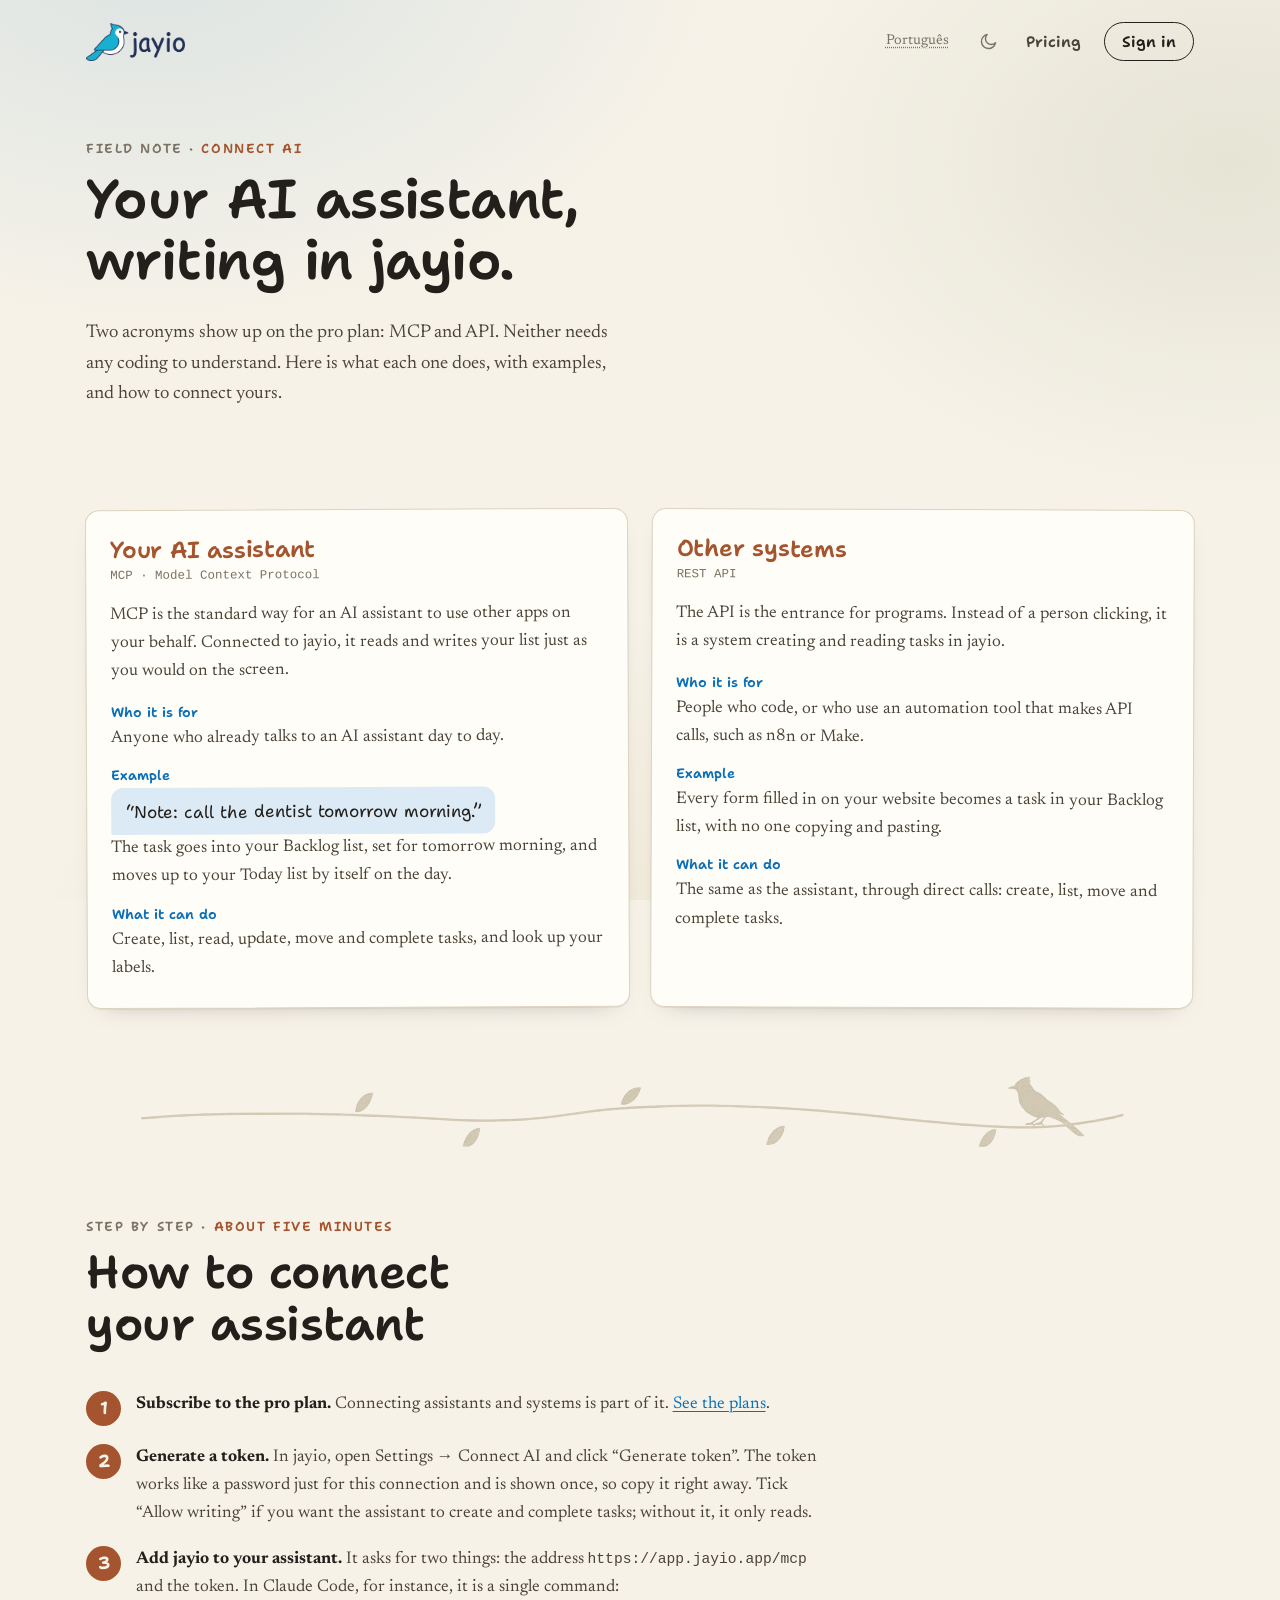
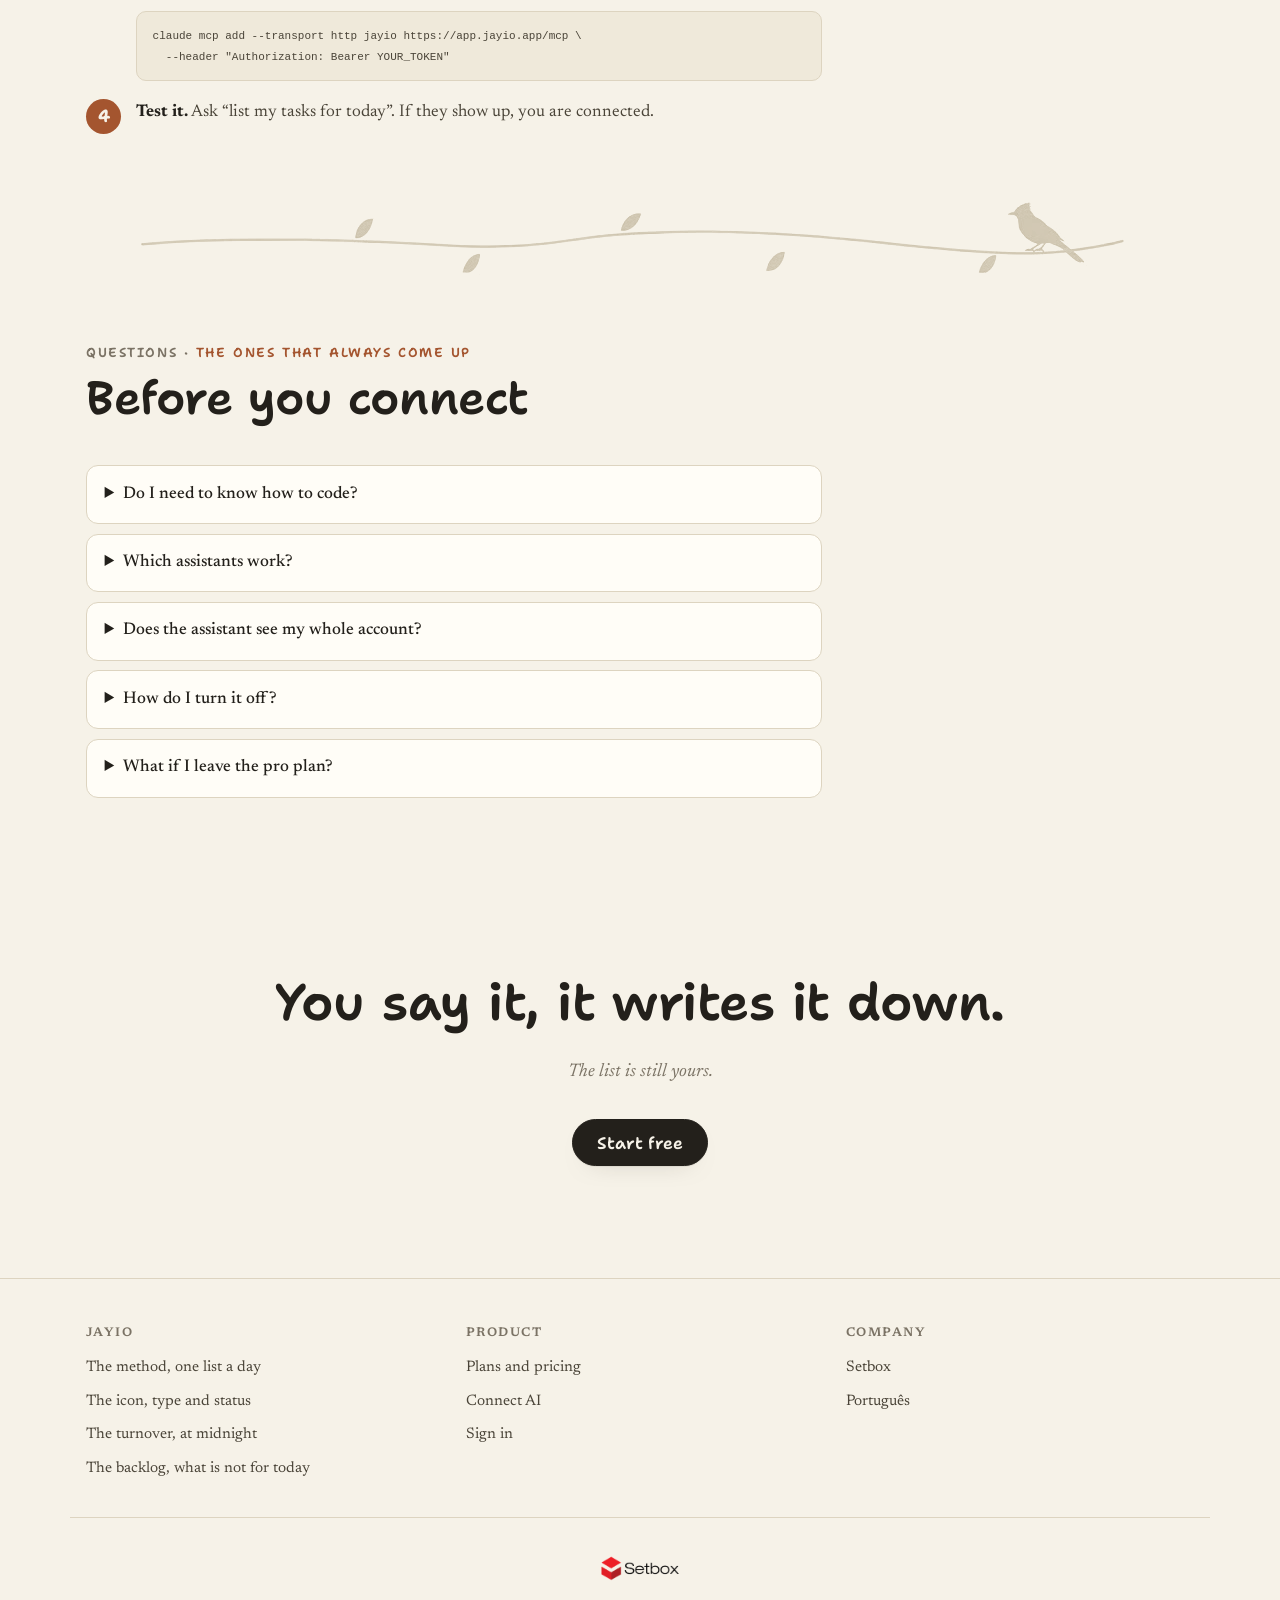
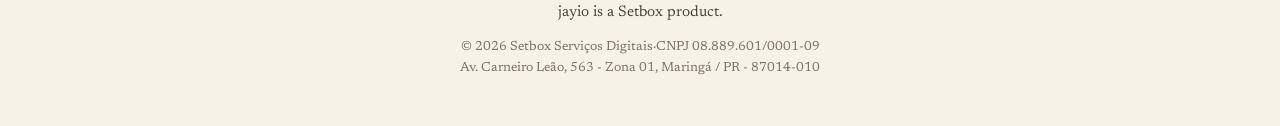
<file: connect-ai.html>
<!doctype html>
<html lang="en">
<head>
<meta charset="utf-8">
<meta name="viewport" content="width=device-width, initial-scale=1">
<title>jayio - connect your AI</title>
<meta name="description" content="What jayio's MCP and API are, without jargon: how to connect your AI assistant to your list, with examples, step by step and common questions.">

<!-- Same language gate as the home page, pointing at the Portuguese page. -->
<script>
(function () {
  try {
    var escolha = localStorage.getItem("jayio-idioma");
    if (escolha === "en") return;
    if (escolha === "pt") { location.replace("pt/conectar-ia.html"); return; }
    var l = (navigator.languages && navigator.languages[0]) || navigator.language || "";
    if (/^pt\b/i.test(l)) location.replace("pt/conectar-ia.html");
  } catch (e) {}
})();
</script>

<meta property="og:type" content="website">
<meta property="og:title" content="jayio - connect your AI">
<meta property="og:description" content="What jayio's MCP and API are, without jargon: how to connect your AI assistant to your list, with examples, step by step and common questions.">
<meta property="og:image" content="https://jayio.app/assets/img/gaio-1200.webp">
<meta property="og:url" content="https://jayio.app/connect-ai.html">
<meta property="og:locale" content="en">
<meta name="twitter:card" content="summary_large_image">
<meta name="theme-color" content="#f5f1e6" media="(prefers-color-scheme: light)">
<meta name="theme-color" content="#191b1f" media="(prefers-color-scheme: dark)">

<link rel="icon" href="favicon.ico" sizes="any">
<link rel="icon" type="image/png" sizes="32x32" href="assets/img/favicon-32x32.png" media="(prefers-color-scheme: light)">
<link rel="icon" type="image/png" sizes="16x16" href="assets/img/favicon-16x16.png" media="(prefers-color-scheme: light)">
<link rel="icon" type="image/png" sizes="32x32" href="assets/img/favicon-32x32-dark.png" media="(prefers-color-scheme: dark)">
<link rel="icon" type="image/png" sizes="16x16" href="assets/img/favicon-16x16-dark.png" media="(prefers-color-scheme: dark)">
<link rel="apple-touch-icon" sizes="180x180" href="assets/img/apple-touch-icon.png">
<link rel="manifest" href="site.webmanifest">

<link rel="preconnect" href="https://fonts.googleapis.com">
<link rel="preconnect" href="https://fonts.gstatic.com" crossorigin>
<link rel="stylesheet" href="https://fonts.googleapis.com/css2?family=Shantell+Sans:ital,wght@0,400;0,600;0,700;1,400&family=Newsreader:ital,opsz,wght@0,6..72,400;0,6..72,500;1,6..72,400&display=swap">
<link rel="canonical" href="https://jayio.app/connect-ai.html">
<link rel="alternate" hreflang="en" href="https://jayio.app/connect-ai.html">
<link rel="alternate" hreflang="pt-BR" href="https://jayio.app/pt/conectar-ia.html">
<link rel="alternate" hreflang="x-default" href="https://jayio.app/connect-ai.html">
<link rel="stylesheet" href="assets/css/site.css">
</head>
<body>

<svg class="sprite" aria-hidden="true" focusable="false" xmlns="http://www.w3.org/2000/svg"><defs><symbol id="g-ou" viewBox="0 0 400 400"><circle cx="200" cy="200" r="194" fill="none"/></symbol><symbol id="g-oub" viewBox="0 0 400 400"><circle cx="200" cy="200" r="194" fill="none"/><path d="M62.57 61.96l276.57 276"/></symbol><symbol id="g-os" viewBox="0 0 400 400"><circle cx="200" cy="200" r="194" fill="none"/><path fill="currentColor" stroke="none" transform="rotate(135 200 200)" d="M6 200A194 194 0 0 0 394 200Z"/></symbol><symbol id="g-ob" viewBox="0 0 400 400"><circle cx="200" cy="200" r="194" fill="none"/><path fill="currentColor" stroke="none" transform="rotate(135 200 200)" d="M6 200A194 194 0 0 0 394 200Z"/><path d="M62.57 61.96l276.57 276"/></symbol><symbol id="g-ot" viewBox="0 0 400 400"><circle cx="200" cy="200" r="194" fill="none"/><path d="M116 196h148"/><path d="M221 152l43 47"/><path d="M264 194l-42 48"/></symbol><symbol id="g-oc" viewBox="0 0 400 400"><circle cx="200" cy="200" r="194" fill="currentColor"/></symbol><symbol id="g-ox" viewBox="0 0 400 400"><circle cx="200" cy="200" r="194" fill="none"/><path d="M62.57 61.96l276.57 276"/><path d="M338.57 62.54l-277.71 276"/></symbol><symbol id="g-pu" viewBox="0 0 400 400"><rect x="5" y="5" width="390" height="390" fill="none"/></symbol><symbol id="g-pub" viewBox="0 0 400 400"><rect x="5" y="5" width="390" height="390" fill="none"/><path d="M5 5l390 390"/></symbol><symbol id="g-ps" viewBox="0 0 400 400"><rect x="5" y="5" width="390" height="390" fill="none"/><path fill="currentColor" stroke="none" transform="rotate(90 200 200)" d="M5 395V5l390 390H5z"/></symbol><symbol id="g-pb" viewBox="0 0 400 400"><rect x="5" y="5" width="390" height="390" fill="none"/><path fill="currentColor" stroke="none" transform="rotate(90 200 200)" d="M5 395V5l390 390H5z"/><path d="M5 5l390 390"/></symbol><symbol id="g-pt" viewBox="0 0 400 400"><rect x="5" y="5" width="390" height="390" fill="none"/><path d="M116 196h148"/><path d="M221 152l43 47"/><path d="M264 194l-42 48"/></symbol><symbol id="g-pc" viewBox="0 0 400 400"><rect x="5" y="5" width="390" height="390" fill="currentColor"/></symbol><symbol id="g-px" viewBox="0 0 400 400"><rect x="5" y="5" width="390" height="390" fill="none"/><path d="M5 5l390 390"/><path d="M395 5L5 395"/></symbol><symbol id="p-m" viewBox="0 0 24 24"><circle cx="12" cy="12" r="4"/><path d="M12 2v2M12 20v2M4.9 4.9l1.4 1.4M17.7 17.7l1.4 1.4M2 12h2M20 12h2M4.9 19.1l1.4-1.4M17.7 6.3l1.4-1.4"/></symbol><symbol id="p-a" viewBox="0 0 24 24"><circle cx="12" cy="12" r="9"/><path d="M12 7v5l3 2"/></symbol><symbol id="p-n" viewBox="0 0 24 24"><path d="M21 13a8.5 8.5 0 1 1-10-10 7 7 0 0 0 10 10z"/></symbol></defs></svg>

<a class="pular" href="#content">Skip to the content</a>

<!-- field note: header -->
<header class="topo">
  <a class="marca" href="index.html" aria-label="jayio, home">
    <img class="marca-claro" src="assets/img/logo.png" alt="" width="258" height="99" decoding="async">
    <img class="marca-escuro" src="assets/img/logo-dark.png" alt="" width="258" height="99" decoding="async">
  </a>

  <div class="topo-acoes">
    <a class="btn-idioma" href="pt/conectar-ia.html" data-idioma="pt" hreflang="pt-BR" lang="pt-BR">Português</a>
    <button type="button" class="btn-tema" data-tema-toggle aria-pressed="false">
      <svg class="ico-tema ico-lua" aria-hidden="true"><use href="#p-n"></use></svg>
      <svg class="ico-tema ico-sol" aria-hidden="true"><use href="#p-m"></use></svg>
      <span class="sr btn-tema-txt">Darken</span>
    </button>
    <a class="topo-link" href="pricing.html">Pricing</a>
    <a class="btn btn-fantasma" href="https://app.jayio.app/users/log-in">Sign in</a>
  </div>
</header>

<main>

<!-- ─────────────────────────── OPENING ─────────────────────────── -->
<section class="precos-abertura">
  <p class="etiqueta"><span>Field note &middot;</span> Connect AI</p>
  <h1>Your AI assistant, writing in jayio.</h1>
  <p class="linha-fina">
    Two acronyms show up on the pro plan: MCP and API. Neither needs any
    coding to understand. Here is what each one does, with examples, and how
    to connect yours.
  </p>
</section>

<!-- ─────────────────────────── THE TWO DOORS ─────────────────────────── -->
<section id="content" class="secao">
  <div class="ia-portas">

    <article class="ia-porta">
      <h2>Your AI assistant</h2>
      <p class="ia-sigla">MCP &middot; Model Context Protocol</p>
      <p>
        MCP is the standard way for an AI assistant to use other apps on your
        behalf. Connected to jayio, it reads and writes your list just as you
        would on the screen.
      </p>
      <dl>
        <div>
          <dt>Who it is for</dt>
          <dd>Anyone who already talks to an AI assistant day to day.</dd>
        </div>
        <div>
          <dt>Example</dt>
          <dd>
            <span class="ia-fala">&ldquo;Note: call the dentist tomorrow morning.&rdquo;</span><br>
            The task goes into your Backlog list, set for tomorrow morning, and
            moves up to your Today list by itself on the day.
          </dd>
        </div>
        <div>
          <dt>What it can do</dt>
          <dd>Create, list, read, update, move and complete tasks, and look up your labels.</dd>
        </div>
      </dl>
    </article>

    <article class="ia-porta">
      <h2>Other systems</h2>
      <p class="ia-sigla">REST API</p>
      <p>
        The API is the entrance for programs. Instead of a person clicking,
        it is a system creating and reading tasks in jayio.
      </p>
      <dl>
        <div>
          <dt>Who it is for</dt>
          <dd>People who code, or who use an automation tool that makes API calls, such as n8n or Make.</dd>
        </div>
        <div>
          <dt>Example</dt>
          <dd>Every form filled in on your website becomes a task in your Backlog list, with no one copying and pasting.</dd>
        </div>
        <div>
          <dt>What it can do</dt>
          <dd>The same as the assistant, through direct calls: create, list, move and complete tasks.</dd>
        </div>
      </dl>
    </article>

  </div>
</section>

<hr class="fio" aria-hidden="true">

<!-- ─────────────────────────── HOW TO CONNECT ─────────────────────────── -->
<section id="how-to-connect" class="secao">
  <div class="secao-cabeca">
    <p class="etiqueta"><span>Step by step &middot;</span> About five minutes</p>
    <h2>How to connect your assistant</h2>
  </div>

  <ol class="ia-passos">
    <li>
      <div>
        <strong>Subscribe to the pro plan.</strong> Connecting assistants and
        systems is part of it. <a href="pricing.html">See the plans</a>.
      </div>
    </li>
    <li>
      <div>
        <strong>Generate a token.</strong> In jayio, open Settings &rarr;
        Connect AI and click &ldquo;Generate token&rdquo;. The token works
        like a password just for this connection and is shown once, so copy
        it right away. Tick &ldquo;Allow writing&rdquo; if you want the
        assistant to create and complete tasks; without it, it only reads.
      </div>
    </li>
    <li>
      <div>
        <strong>Add jayio to your assistant.</strong> It asks for two things:
        the address <code>https://app.jayio.app/mcp</code> and the token. In
        Claude Code, for instance, it is a single command:
<pre><code>claude mcp add --transport http jayio https://app.jayio.app/mcp \
  --header "Authorization: Bearer YOUR_TOKEN"</code></pre>
      </div>
    </li>
    <li>
      <div>
        <strong>Test it.</strong> Ask &ldquo;list my tasks for today&rdquo;.
        If they show up, you are connected.
      </div>
    </li>
  </ol>
</section>

<hr class="fio" aria-hidden="true">

<!-- ─────────────────────────── QUESTIONS ─────────────────────────── -->
<section id="questions" class="secao">
  <div class="secao-cabeca">
    <p class="etiqueta"><span>Questions &middot;</span> The ones that always come up</p>
    <h2>Before you connect</h2>
  </div>

  <div class="ia-perguntas">
    <details>
      <summary>Do I need to know how to code?</summary>
      <p>
        For the AI assistant, no: you generate a token and paste two things
        into the assistant. For the API, yes, or an automation tool that makes
        the calls for you.
      </p>
    </details>
    <details>
      <summary>Which assistants work?</summary>
      <p>
        The ones that let you add a remote MCP server with an address and a
        token, such as Claude Code and Cursor. The Claude.ai and ChatGPT
        connectors ask for their own kind of sign-in (OAuth), which jayio does
        not offer yet.
      </p>
    </details>
    <details>
      <summary>Does the assistant see my whole account?</summary>
      <p>
        It sees your tasks and labels. Password, email and payment stay out
        of reach. A token without &ldquo;Allow writing&rdquo; can only read.
      </p>
    </details>
    <details>
      <summary>How do I turn it off?</summary>
      <p>
        In Settings &rarr; Connect AI, click &ldquo;Revoke&rdquo; next to the
        token. The assistant loses access right away.
      </p>
    </details>
    <details>
      <summary>What if I leave the pro plan?</summary>
      <p>
        When the change takes effect, the assistant and other systems lose
        access. Your tasks all stay where they are.
      </p>
    </details>
  </div>
</section>

<!-- ─────────────────────────── CLOSING ─────────────────────────── -->
<section class="fecho">
  <h2>You say it, it writes it down.</h2>
  <p>The list is still yours.</p>
  <a class="btn btn-primario btn-g" href="https://app.jayio.app/users/register">Start free</a>
</section>

</main>

<footer class="rodape">
  <div class="rodape-grade">
    <div class="rodape-col">
      <h2>jayio</h2>
      <a href="index.html#method">The method, one list a day</a>
      <a href="index.html#icon">The icon, type and status</a>
      <a href="index.html#turnover">The turnover, at midnight</a>
      <a href="index.html#backlog">The backlog, what is not for today</a>
    </div>

    <div class="rodape-col">
      <h2>Product</h2>
      <a href="pricing.html">Plans and pricing</a>
      <a href="connect-ai.html">Connect AI</a>
      <a href="https://app.jayio.app/users/log-in">Sign in</a>
    </div>

    <div class="rodape-col">
      <h2>Company</h2>
      <a href="https://setbox.com.br">Setbox</a>
      <a href="pt/conectar-ia.html" data-idioma="pt" hreflang="pt-BR" lang="pt-BR">Português</a>
    </div>
  </div>

  <div class="rodape-legal">
    <a class="rodape-marca" href="https://setbox.com.br" aria-label="Setbox">
      <img src="assets/img/setbox.png" alt="Setbox" width="420" height="139" loading="lazy" decoding="async">
    </a>

    <p class="rodape-produto">jayio is a Setbox product.</p>

    <p class="rodape-cnpj">
      © 2026 Setbox Serviços Digitais&middot;CNPJ 08.889.601/0001-09<br>
      Av. Carneiro Leão, 563 - Zona 01, Maringá / PR - 87014-010
    </p>
  </div>
</footer>

<script src="assets/js/virada.js" defer></script>
</body>
</html>
</file>
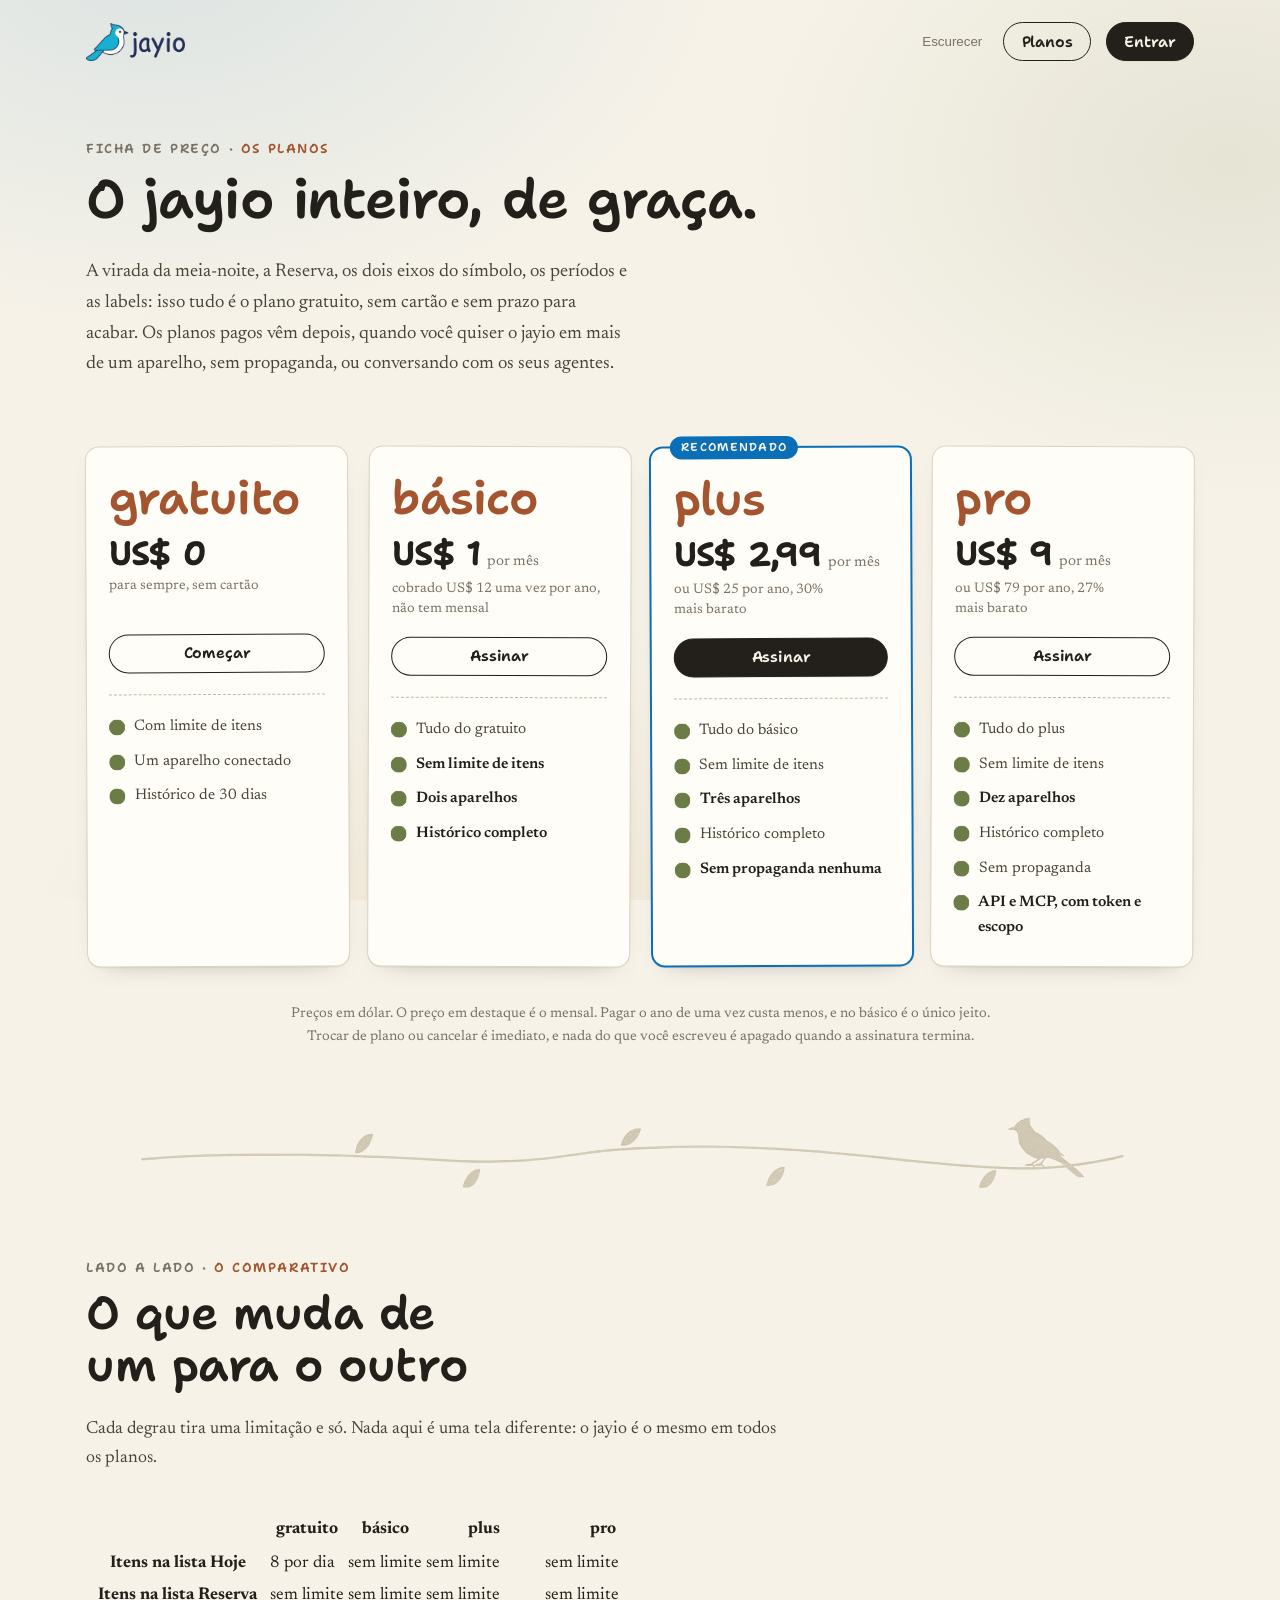
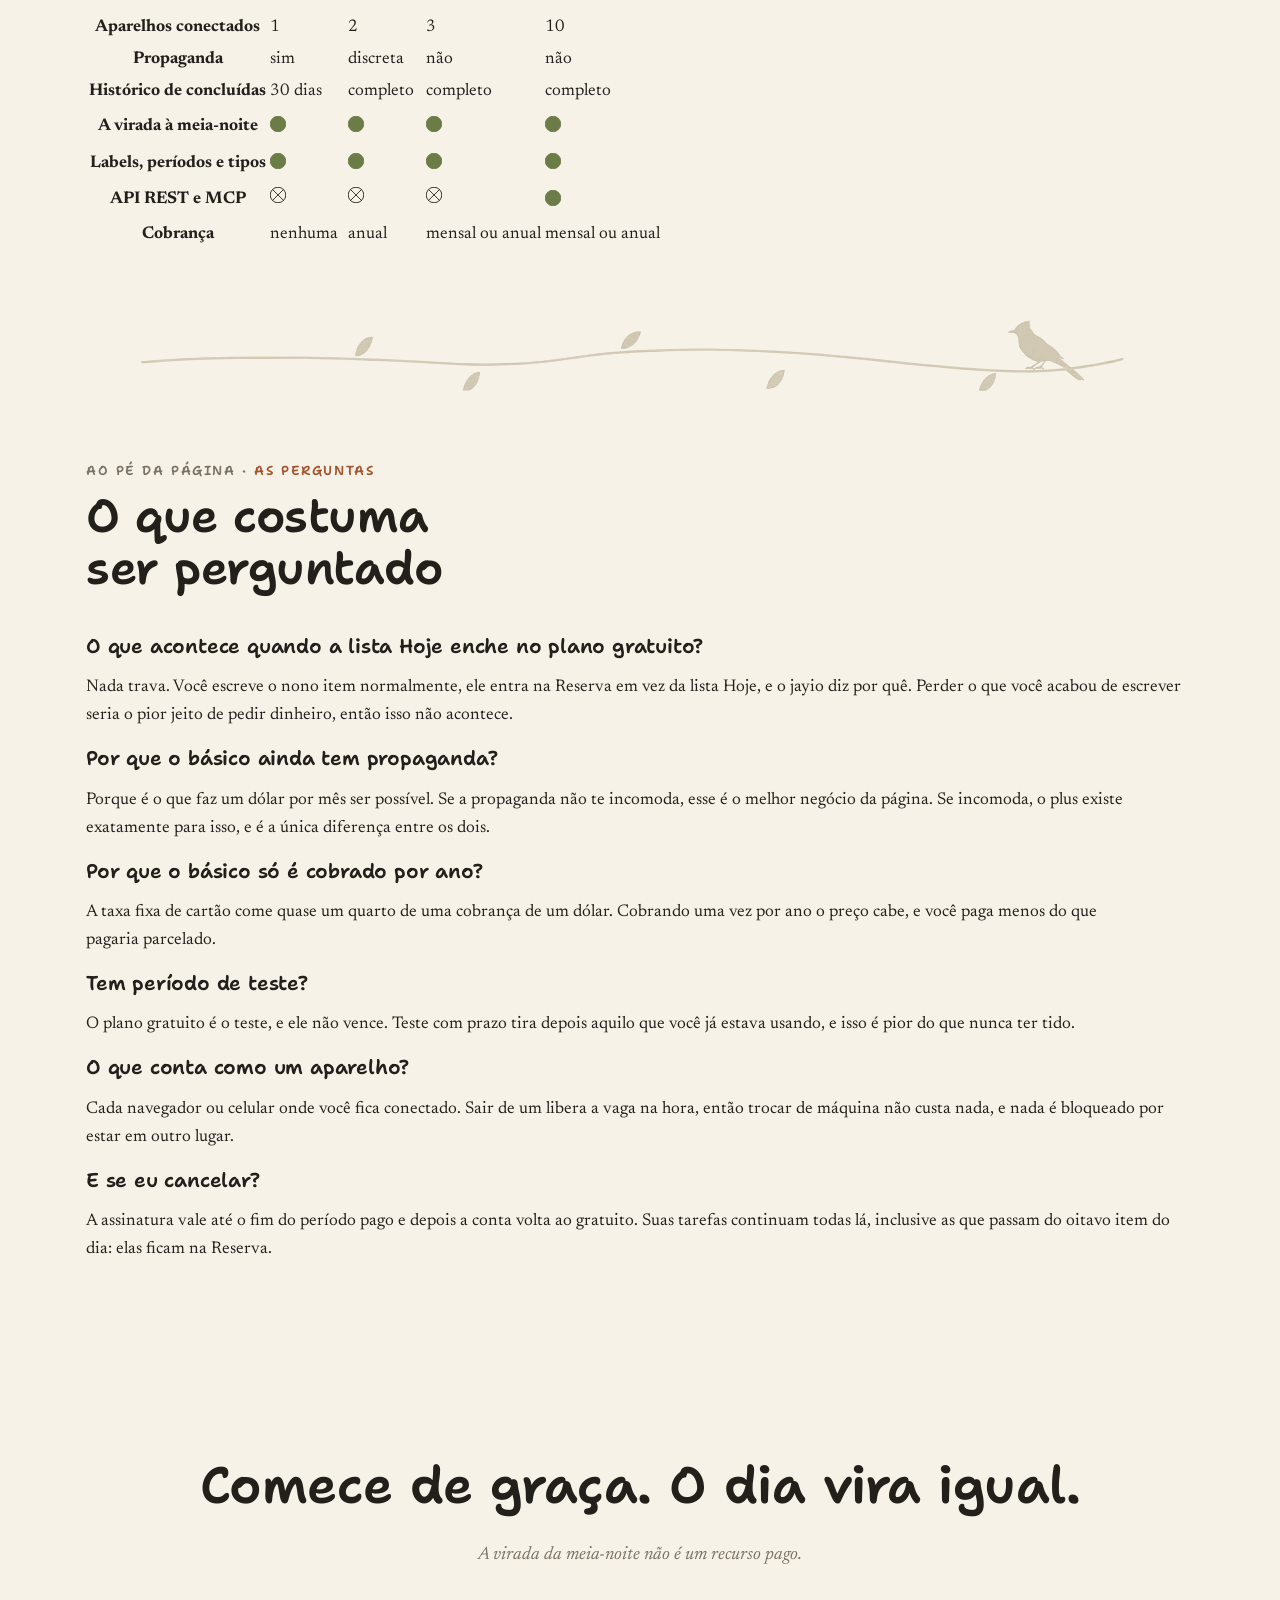
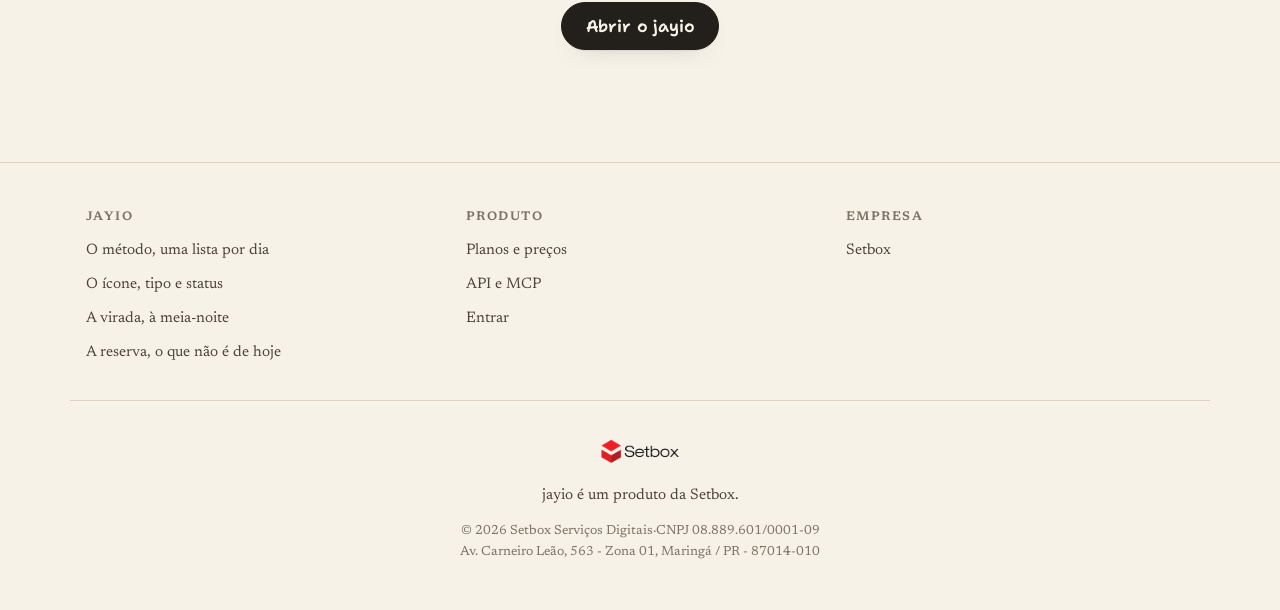
<file: precos.html>
<!doctype html>
<html lang="pt-BR">
<head>
<meta charset="utf-8">
<meta name="viewport" content="width=device-width, initial-scale=1">
<title>jayio - planos e preços</title>
<meta name="description" content="O plano gratuito é o jayio inteiro, sem cartão e sem prazo. Os pagos somam mais aparelhos, tela sem propaganda e a API com MCP.">

<meta property="og:type" content="website">
<meta property="og:title" content="jayio - planos e preços">
<meta property="og:description" content="O plano gratuito é o jayio inteiro, sem cartão e sem prazo. Os pagos somam mais aparelhos, tela sem propaganda e a API com MCP.">
<meta property="og:image" content="https://jayio.app/assets/img/gaio-1200.webp">
<meta property="og:url" content="https://jayio.app/precos.html">
<meta property="og:locale" content="pt_BR">
<meta name="twitter:card" content="summary_large_image">
<meta name="theme-color" content="#f5f1e6" media="(prefers-color-scheme: light)">
<meta name="theme-color" content="#191b1f" media="(prefers-color-scheme: dark)">

<link rel="icon" href="favicon.ico" sizes="any">
<link rel="icon" type="image/png" sizes="32x32" href="assets/img/favicon-32x32.png" media="(prefers-color-scheme: light)">
<link rel="icon" type="image/png" sizes="16x16" href="assets/img/favicon-16x16.png" media="(prefers-color-scheme: light)">
<link rel="icon" type="image/png" sizes="32x32" href="assets/img/favicon-32x32-dark.png" media="(prefers-color-scheme: dark)">
<link rel="icon" type="image/png" sizes="16x16" href="assets/img/favicon-16x16-dark.png" media="(prefers-color-scheme: dark)">
<link rel="apple-touch-icon" sizes="180x180" href="assets/img/apple-touch-icon.png">
<link rel="manifest" href="site.webmanifest">

<link rel="preconnect" href="https://fonts.googleapis.com">
<link rel="preconnect" href="https://fonts.gstatic.com" crossorigin>
<link rel="stylesheet" href="https://fonts.googleapis.com/css2?family=Shantell+Sans:ital,wght@0,400;0,600;0,700;1,400&family=Newsreader:ital,opsz,wght@0,6..72,400;0,6..72,500;1,6..72,400&display=swap">
<link rel="canonical" href="https://jayio.app/precos.html">
<link rel="stylesheet" href="assets/css/site.css">
</head>
<body>

<svg class="sprite" aria-hidden="true" focusable="false" xmlns="http://www.w3.org/2000/svg"><defs><symbol id="g-ou" viewBox="0 0 400 400"><circle cx="200" cy="200" r="194" fill="none"/></symbol><symbol id="g-oub" viewBox="0 0 400 400"><circle cx="200" cy="200" r="194" fill="none"/><path d="M62.57 61.96l276.57 276"/></symbol><symbol id="g-os" viewBox="0 0 400 400"><circle cx="200" cy="200" r="194" fill="none"/><path fill="currentColor" stroke="none" transform="rotate(135 200 200)" d="M6 200A194 194 0 0 0 394 200Z"/></symbol><symbol id="g-ob" viewBox="0 0 400 400"><circle cx="200" cy="200" r="194" fill="none"/><path fill="currentColor" stroke="none" transform="rotate(135 200 200)" d="M6 200A194 194 0 0 0 394 200Z"/><path d="M62.57 61.96l276.57 276"/></symbol><symbol id="g-ot" viewBox="0 0 400 400"><circle cx="200" cy="200" r="194" fill="none"/><path d="M116 196h148"/><path d="M221 152l43 47"/><path d="M264 194l-42 48"/></symbol><symbol id="g-oc" viewBox="0 0 400 400"><circle cx="200" cy="200" r="194" fill="currentColor"/></symbol><symbol id="g-ox" viewBox="0 0 400 400"><circle cx="200" cy="200" r="194" fill="none"/><path d="M62.57 61.96l276.57 276"/><path d="M338.57 62.54l-277.71 276"/></symbol><symbol id="g-pu" viewBox="0 0 400 400"><rect x="5" y="5" width="390" height="390" fill="none"/></symbol><symbol id="g-pub" viewBox="0 0 400 400"><rect x="5" y="5" width="390" height="390" fill="none"/><path d="M5 5l390 390"/></symbol><symbol id="g-ps" viewBox="0 0 400 400"><rect x="5" y="5" width="390" height="390" fill="none"/><path fill="currentColor" stroke="none" transform="rotate(90 200 200)" d="M5 395V5l390 390H5z"/></symbol><symbol id="g-pb" viewBox="0 0 400 400"><rect x="5" y="5" width="390" height="390" fill="none"/><path fill="currentColor" stroke="none" transform="rotate(90 200 200)" d="M5 395V5l390 390H5z"/><path d="M5 5l390 390"/></symbol><symbol id="g-pt" viewBox="0 0 400 400"><rect x="5" y="5" width="390" height="390" fill="none"/><path d="M116 196h148"/><path d="M221 152l43 47"/><path d="M264 194l-42 48"/></symbol><symbol id="g-pc" viewBox="0 0 400 400"><rect x="5" y="5" width="390" height="390" fill="currentColor"/></symbol><symbol id="g-px" viewBox="0 0 400 400"><rect x="5" y="5" width="390" height="390" fill="none"/><path d="M5 5l390 390"/><path d="M395 5L5 395"/></symbol><symbol id="p-m" viewBox="0 0 24 24"><circle cx="12" cy="12" r="4"/><path d="M12 2v2M12 20v2M4.9 4.9l1.4 1.4M17.7 17.7l1.4 1.4M2 12h2M20 12h2M4.9 19.1l1.4-1.4M17.7 6.3l1.4-1.4"/></symbol><symbol id="p-a" viewBox="0 0 24 24"><circle cx="12" cy="12" r="9"/><path d="M12 7v5l3 2"/></symbol><symbol id="p-n" viewBox="0 0 24 24"><path d="M21 13a8.5 8.5 0 1 1-10-10 7 7 0 0 0 10 10z"/></symbol></defs></svg>

<a class="pular" href="#planos">Pular para os planos</a>

<!-- ficha de campo: cabeçalho -->
<header class="topo">
  <a class="marca" href="index.html" aria-label="jayio, início">
    <img class="marca-claro" src="assets/img/logo.png" alt="" width="258" height="99" decoding="async">
    <img class="marca-escuro" src="assets/img/logo-dark.png" alt="" width="258" height="99" decoding="async">
  </a>

  <div class="topo-acoes">
    <button type="button" class="btn-tema" data-tema-toggle aria-pressed="false">
      <span class="btn-tema-txt">Escurecer</span>
    </button>
    <a class="btn btn-fantasma" href="precos.html" aria-current="page">Planos</a>
    <a class="btn btn-primario" href="https://app.jayio.app">Entrar</a>
  </div>
</header>

<main>

<!-- ─────────────────────────── ABERTURA ─────────────────────────── -->
<section class="precos-abertura">
  <p class="etiqueta"><span>Ficha de preço &middot;</span> Os planos</p>
  <h1>O jayio inteiro, de graça.</h1>
  <p class="linha-fina">
    A virada da meia-noite, a Reserva, os dois eixos do símbolo, os períodos e
    as labels: isso tudo é o plano gratuito, sem cartão e sem prazo para
    acabar. Os planos pagos vêm depois, quando você quiser o jayio em mais de
    um aparelho, sem propaganda, ou conversando com os seus agentes.
  </p>
</section>

<!-- ─────────────────────────── OS PLANOS ─────────────────────────── -->
<section id="planos" class="secao secao-planos">

  <div class="planos">

    <article class="plano">
      <h2 class="plano-nome">gratuito</h2>
      <p class="plano-preco"><span class="plano-valor">US$ 0</span></p>
      <p class="plano-ciclo">para sempre, sem cartão</p>

      <a class="btn btn-fantasma plano-btn" href="https://app.jayio.app">Começar</a>

      <ul class="plano-lista">
        <li><svg class="glifo glifo-p marca-sim" aria-hidden="true"><use href="#g-oc"></use></svg> <span>Com limite de itens</span></li>
        <li><svg class="glifo glifo-p marca-sim" aria-hidden="true"><use href="#g-oc"></use></svg> <span>Um aparelho conectado</span></li>
        <li><svg class="glifo glifo-p marca-sim" aria-hidden="true"><use href="#g-oc"></use></svg> <span>Histórico de 30 dias</span></li>
      </ul>

    </article>

    <article class="plano">
      <h2 class="plano-nome">básico</h2>
      <p class="plano-preco"><span class="plano-valor">US$ 1</span><span class="plano-por">por mês</span></p>
      <p class="plano-ciclo">cobrado US$ 12 uma vez por ano, não tem mensal</p>

      <a class="btn btn-fantasma plano-btn" href="https://app.jayio.app">Assinar</a>

      <ul class="plano-lista">
        <li><svg class="glifo glifo-p marca-sim" aria-hidden="true"><use href="#g-oc"></use></svg> <span>Tudo do gratuito</span></li>
        <li><svg class="glifo glifo-p marca-sim" aria-hidden="true"><use href="#g-oc"></use></svg> <span><strong>Sem limite de itens</strong></span></li>
        <li><svg class="glifo glifo-p marca-sim" aria-hidden="true"><use href="#g-oc"></use></svg> <span><strong>Dois aparelhos</strong></span></li>
        <li><svg class="glifo glifo-p marca-sim" aria-hidden="true"><use href="#g-oc"></use></svg> <span><strong>Histórico completo</strong></span></li>
      </ul>

    </article>

    <article class="plano plano-destaque">
      <p class="plano-selo">recomendado</p>
      <h2 class="plano-nome">plus</h2>
      <p class="plano-preco"><span class="plano-valor">US$ 2,99</span><span class="plano-por">por mês</span></p>
      <p class="plano-ciclo">ou US$ 25 por ano, 30% mais barato</p>

      <a class="btn btn-primario plano-btn" href="https://app.jayio.app">Assinar</a>

      <ul class="plano-lista">
        <li><svg class="glifo glifo-p marca-sim" aria-hidden="true"><use href="#g-oc"></use></svg> <span>Tudo do básico</span></li>
        <li><svg class="glifo glifo-p marca-sim" aria-hidden="true"><use href="#g-oc"></use></svg> <span>Sem limite de itens</span></li>
        <li><svg class="glifo glifo-p marca-sim" aria-hidden="true"><use href="#g-oc"></use></svg> <span><strong>Três aparelhos</strong></span></li>
        <li><svg class="glifo glifo-p marca-sim" aria-hidden="true"><use href="#g-oc"></use></svg> <span>Histórico completo</span></li>
        <li><svg class="glifo glifo-p marca-sim" aria-hidden="true"><use href="#g-oc"></use></svg> <span><strong>Sem propaganda nenhuma</strong></span></li>
      </ul>

    </article>

    <article class="plano">
      <h2 class="plano-nome">pro</h2>
      <p class="plano-preco"><span class="plano-valor">US$ 9</span><span class="plano-por">por mês</span></p>
      <p class="plano-ciclo">ou US$ 79 por ano, 27% mais barato</p>

      <a class="btn btn-fantasma plano-btn" href="https://app.jayio.app">Assinar</a>

      <ul class="plano-lista">
        <li><svg class="glifo glifo-p marca-sim" aria-hidden="true"><use href="#g-oc"></use></svg> <span>Tudo do plus</span></li>
        <li><svg class="glifo glifo-p marca-sim" aria-hidden="true"><use href="#g-oc"></use></svg> <span>Sem limite de itens</span></li>
        <li><svg class="glifo glifo-p marca-sim" aria-hidden="true"><use href="#g-oc"></use></svg> <span><strong>Dez aparelhos</strong></span></li>
        <li><svg class="glifo glifo-p marca-sim" aria-hidden="true"><use href="#g-oc"></use></svg> <span>Histórico completo</span></li>
        <li><svg class="glifo glifo-p marca-sim" aria-hidden="true"><use href="#g-oc"></use></svg> <span>Sem propaganda</span></li>
        <li><svg class="glifo glifo-p marca-sim" aria-hidden="true"><use href="#g-oc"></use></svg> <span><strong>API e MCP, com token e escopo</strong></span></li>
      </ul>

    </article>

  </div>

  <p class="planos-rodape miudo">
    Preços em dólar. O preço em destaque é o mensal. Pagar o ano de uma vez
    custa menos, e no básico é o único jeito. Trocar de plano ou cancelar é imediato, e nada do que você
    escreveu é apagado quando a assinatura termina.
  </p>
</section>

<hr class="fio" aria-hidden="true">

<!-- ─────────────────────────── O COMPARATIVO ─────────────────────────── -->
<section id="comparativo" class="secao">
  <div class="secao-cabeca">
    <p class="etiqueta"><span>Lado a lado &middot;</span> O comparativo</p>
    <h2>O que muda de um para o outro</h2>
    <p class="secao-sub">
      Cada degrau tira uma limitação e só. Nada aqui é uma tela diferente: o
      jayio é o mesmo em todos os planos.
    </p>
  </div>

  <div class="tabela-caixa">
    <table class="tabela-planos">
      <caption class="sr">Comparativo dos quatro planos do jayio</caption>
      <thead>
        <tr>
          <th scope="col">&nbsp;</th>
          <th scope="col">gratuito</th>
          <th scope="col">básico</th>
          <th scope="col" class="col-destaque">plus</th>
          <th scope="col">pro</th>
        </tr>
      </thead>
      <tbody>
        <tr>
          <th scope="row">Itens na lista Hoje</th>
          <td>8 por dia</td>
          <td>sem limite</td>
          <td class="col-destaque">sem limite</td>
          <td>sem limite</td>
        </tr>
        <tr>
          <th scope="row">Itens na lista Reserva</th>
          <td>sem limite</td>
          <td>sem limite</td>
          <td class="col-destaque">sem limite</td>
          <td>sem limite</td>
        </tr>
        <tr>
          <th scope="row">Aparelhos conectados</th>
          <td>1</td>
          <td>2</td>
          <td class="col-destaque">3</td>
          <td>10</td>
        </tr>
        <tr>
          <th scope="row">Propaganda</th>
          <td>sim</td>
          <td>discreta</td>
          <td class="col-destaque">não</td>
          <td>não</td>
        </tr>
        <tr>
          <th scope="row">Histórico de concluídas</th>
          <td>30 dias</td>
          <td>completo</td>
          <td class="col-destaque">completo</td>
          <td>completo</td>
        </tr>
        <tr>
          <th scope="row">A virada à meia-noite</th>
          <td><svg class="glifo glifo-p marca-sim" role="img" aria-label="sim"><use href="#g-oc"></use></svg></td>
          <td><svg class="glifo glifo-p marca-sim" role="img" aria-label="sim"><use href="#g-oc"></use></svg></td>
          <td class="col-destaque"><svg class="glifo glifo-p marca-sim" role="img" aria-label="sim"><use href="#g-oc"></use></svg></td>
          <td><svg class="glifo glifo-p marca-sim" role="img" aria-label="sim"><use href="#g-oc"></use></svg></td>
        </tr>
        <tr>
          <th scope="row">Labels, períodos e tipos</th>
          <td><svg class="glifo glifo-p marca-sim" role="img" aria-label="sim"><use href="#g-oc"></use></svg></td>
          <td><svg class="glifo glifo-p marca-sim" role="img" aria-label="sim"><use href="#g-oc"></use></svg></td>
          <td class="col-destaque"><svg class="glifo glifo-p marca-sim" role="img" aria-label="sim"><use href="#g-oc"></use></svg></td>
          <td><svg class="glifo glifo-p marca-sim" role="img" aria-label="sim"><use href="#g-oc"></use></svg></td>
        </tr>
        <tr>
          <th scope="row">API REST e MCP</th>
          <td><svg class="glifo glifo-p marca-nao" role="img" aria-label="não"><use href="#g-ox"></use></svg></td>
          <td><svg class="glifo glifo-p marca-nao" role="img" aria-label="não"><use href="#g-ox"></use></svg></td>
          <td class="col-destaque"><svg class="glifo glifo-p marca-nao" role="img" aria-label="não"><use href="#g-ox"></use></svg></td>
          <td><svg class="glifo glifo-p marca-sim" role="img" aria-label="sim"><use href="#g-oc"></use></svg></td>
        </tr>
        <tr>
          <th scope="row">Cobrança</th>
          <td>nenhuma</td>
          <td>anual</td>
          <td class="col-destaque">mensal ou anual</td>
          <td>mensal ou anual</td>
        </tr>
      </tbody>
    </table>
  </div>
</section>

<hr class="fio" aria-hidden="true">

<!-- ─────────────────────────── AS PERGUNTAS ─────────────────────────── -->
<section id="perguntas" class="secao">
  <div class="secao-cabeca">
    <p class="etiqueta"><span>Ao pé da página &middot;</span> As perguntas</p>
    <h2>O que costuma ser perguntado</h2>
  </div>

  <div class="perguntas">
    <div class="pergunta">
      <h3>O que acontece quando a lista Hoje enche no plano gratuito?</h3>
      <p>
        Nada trava. Você escreve o nono item normalmente, ele entra na Reserva em
        vez da lista Hoje, e o jayio diz por quê. Perder o que você acabou de escrever
        seria o pior jeito de pedir dinheiro, então isso não acontece.
      </p>
    </div>

    <div class="pergunta">
      <h3>Por que o básico ainda tem propaganda?</h3>
      <p>
        Porque é o que faz um dólar por mês ser possível. Se a propaganda não te
        incomoda, esse é o melhor negócio da página. Se incomoda, o plus existe
        exatamente para isso, e é a única diferença entre os dois.
      </p>
    </div>

    <div class="pergunta">
      <h3>Por que o básico só é cobrado por ano?</h3>
      <p>
        A taxa fixa de cartão come quase um quarto de uma cobrança de um dólar.
        Cobrando uma vez por ano o preço cabe, e você paga menos do que pagaria
        parcelado.
      </p>
    </div>

    <div class="pergunta">
      <h3>Tem período de teste?</h3>
      <p>
        O plano gratuito é o teste, e ele não vence. Teste com prazo tira depois
        aquilo que você já estava usando, e isso é pior do que nunca ter tido.
      </p>
    </div>

    <div class="pergunta">
      <h3>O que conta como um aparelho?</h3>
      <p>
        Cada navegador ou celular onde você fica conectado. Sair de um libera a
        vaga na hora, então trocar de máquina não custa nada, e nada é bloqueado
        por estar em outro lugar.
      </p>
    </div>

    <div class="pergunta">
      <h3>E se eu cancelar?</h3>
      <p>
        A assinatura vale até o fim do período pago e depois a conta volta ao
        gratuito. Suas tarefas continuam todas lá, inclusive as que passam do
        oitavo item do dia: elas ficam na Reserva.
      </p>
    </div>
  </div>
</section>

<!-- ─────────────────────────── FECHO ─────────────────────────── -->
<section class="fecho">
  <h2>Comece de graça. O dia vira igual.</h2>
  <p>A virada da meia-noite não é um recurso pago.</p>
  <a class="btn btn-primario btn-g" href="https://app.jayio.app">Abrir o jayio</a>
</section>

</main>

<footer class="rodape">
  <div class="rodape-grade">
    <div class="rodape-col">
      <h2>jayio</h2>
      <a href="index.html#caderno">O método, uma lista por dia</a>
      <a href="index.html#icone">O ícone, tipo e status</a>
      <a href="index.html#virada">A virada, à meia-noite</a>
      <a href="index.html#reserva">A reserva, o que não é de hoje</a>
    </div>

    <div class="rodape-col">
      <h2>Produto</h2>
      <a href="precos.html">Planos e preços</a>
      <a href="index.html#bando">API e MCP</a>
      <a href="https://app.jayio.app">Entrar</a>
    </div>

    <div class="rodape-col">
      <h2>Empresa</h2>
      <a href="https://setbox.com.br">Setbox</a>
    </div>
  </div>

  <div class="rodape-legal">
    <a class="rodape-marca" href="https://setbox.com.br" aria-label="Setbox">
      <img src="assets/img/setbox.png" alt="Setbox" width="420" height="139" loading="lazy" decoding="async">
    </a>

    <p class="rodape-produto">jayio é um produto da Setbox.</p>

    <p class="rodape-cnpj">
      © 2026 Setbox Serviços Digitais&middot;CNPJ 08.889.601/0001-09<br>
      Av. Carneiro Leão, 563 - Zona 01, Maringá / PR - 87014-010
    </p>
  </div>
</footer>

<script src="assets/js/virada.js" defer></script>
</body>
</html>
</file>
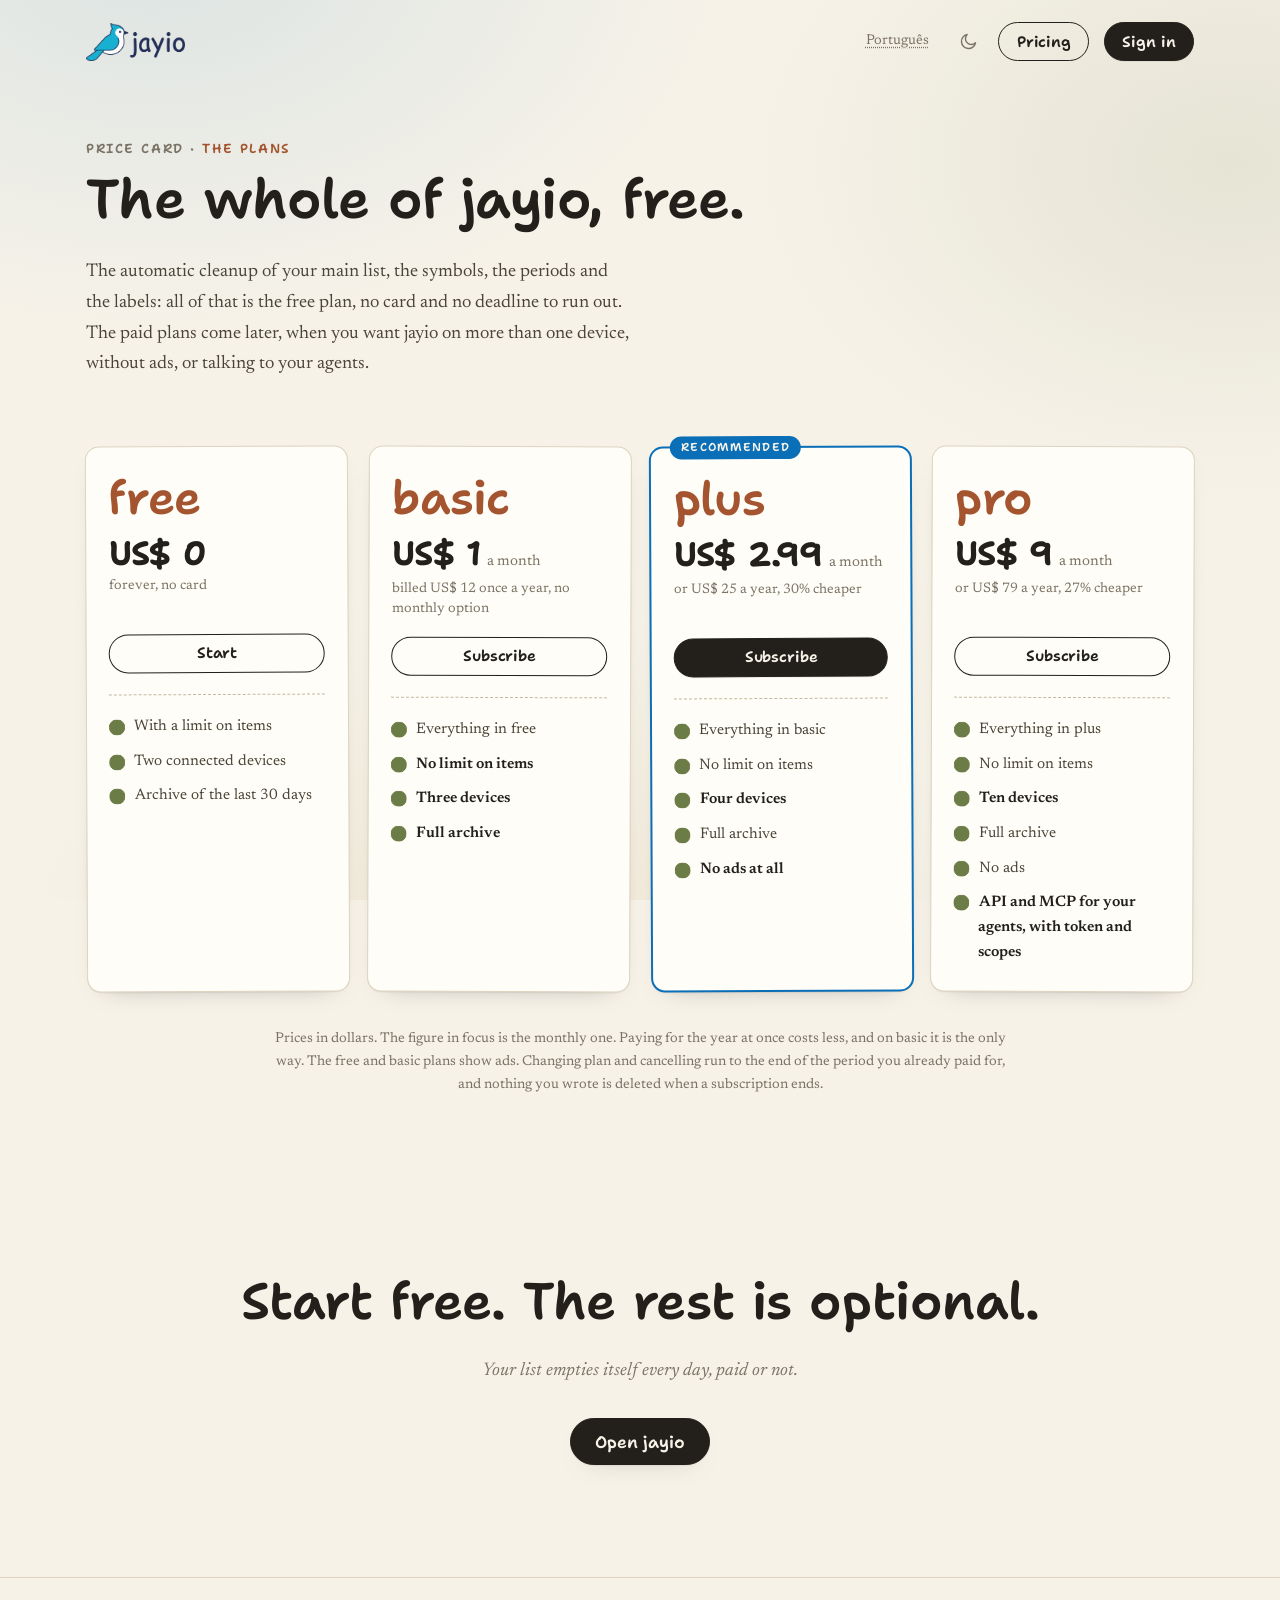
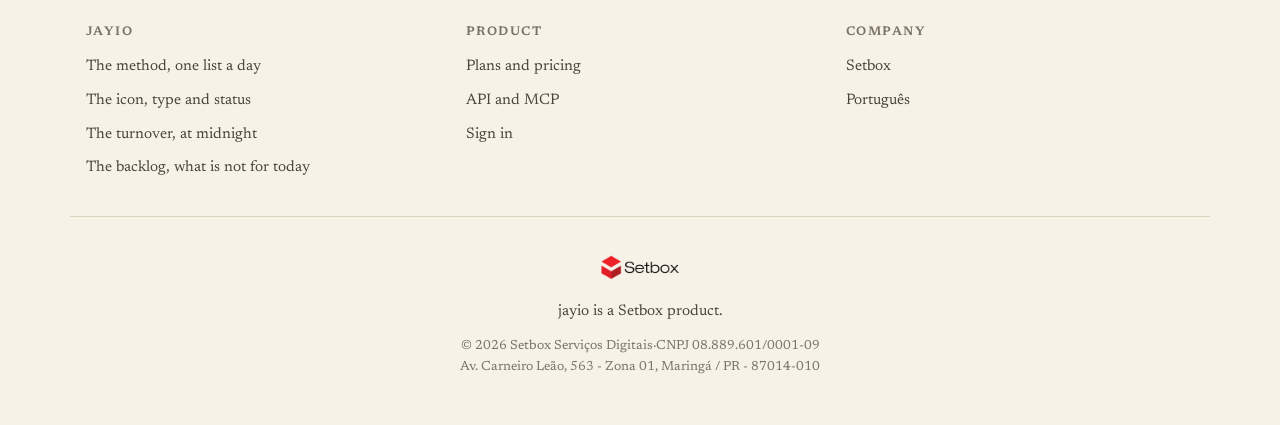
<file: pricing.html>
<!doctype html>
<html lang="en">
<head>
<meta charset="utf-8">
<meta name="viewport" content="width=device-width, initial-scale=1">
<title>jayio - plans and pricing</title>
<meta name="description" content="The free plan is the whole of jayio, no card and no deadline. The paid ones add more devices, a screen without ads, and the API with MCP.">

<!-- Same language gate as the home page, pointing at the Portuguese pricing. -->
<script>
(function () {
  try {
    var escolha = localStorage.getItem("jayio-idioma");
    if (escolha === "en") return;
    if (escolha === "pt") { location.replace("pt/precos.html"); return; }
    var l = (navigator.languages && navigator.languages[0]) || navigator.language || "";
    if (/^pt\b/i.test(l)) location.replace("pt/precos.html");
  } catch (e) {}
})();
</script>

<meta property="og:type" content="website">
<meta property="og:title" content="jayio - plans and pricing">
<meta property="og:description" content="The free plan is the whole of jayio, no card and no deadline. The paid ones add more devices, a screen without ads, and the API with MCP.">
<meta property="og:image" content="https://jayio.app/assets/img/gaio-1200.webp">
<meta property="og:url" content="https://jayio.app/pricing.html">
<meta property="og:locale" content="en">
<meta name="twitter:card" content="summary_large_image">
<meta name="theme-color" content="#f5f1e6" media="(prefers-color-scheme: light)">
<meta name="theme-color" content="#191b1f" media="(prefers-color-scheme: dark)">

<link rel="icon" href="favicon.ico" sizes="any">
<link rel="icon" type="image/png" sizes="32x32" href="assets/img/favicon-32x32.png" media="(prefers-color-scheme: light)">
<link rel="icon" type="image/png" sizes="16x16" href="assets/img/favicon-16x16.png" media="(prefers-color-scheme: light)">
<link rel="icon" type="image/png" sizes="32x32" href="assets/img/favicon-32x32-dark.png" media="(prefers-color-scheme: dark)">
<link rel="icon" type="image/png" sizes="16x16" href="assets/img/favicon-16x16-dark.png" media="(prefers-color-scheme: dark)">
<link rel="apple-touch-icon" sizes="180x180" href="assets/img/apple-touch-icon.png">
<link rel="manifest" href="site.webmanifest">

<link rel="preconnect" href="https://fonts.googleapis.com">
<link rel="preconnect" href="https://fonts.gstatic.com" crossorigin>
<link rel="stylesheet" href="https://fonts.googleapis.com/css2?family=Shantell+Sans:ital,wght@0,400;0,600;0,700;1,400&family=Newsreader:ital,opsz,wght@0,6..72,400;0,6..72,500;1,6..72,400&display=swap">
<link rel="canonical" href="https://jayio.app/pricing.html">
<link rel="alternate" hreflang="en" href="https://jayio.app/pricing.html">
<link rel="alternate" hreflang="pt-BR" href="https://jayio.app/pt/precos.html">
<link rel="alternate" hreflang="x-default" href="https://jayio.app/pricing.html">
<link rel="stylesheet" href="assets/css/site.css">
</head>
<body>

<svg class="sprite" aria-hidden="true" focusable="false" xmlns="http://www.w3.org/2000/svg"><defs><symbol id="g-ou" viewBox="0 0 400 400"><circle cx="200" cy="200" r="194" fill="none"/></symbol><symbol id="g-oub" viewBox="0 0 400 400"><circle cx="200" cy="200" r="194" fill="none"/><path d="M62.57 61.96l276.57 276"/></symbol><symbol id="g-os" viewBox="0 0 400 400"><circle cx="200" cy="200" r="194" fill="none"/><path fill="currentColor" stroke="none" transform="rotate(135 200 200)" d="M6 200A194 194 0 0 0 394 200Z"/></symbol><symbol id="g-ob" viewBox="0 0 400 400"><circle cx="200" cy="200" r="194" fill="none"/><path fill="currentColor" stroke="none" transform="rotate(135 200 200)" d="M6 200A194 194 0 0 0 394 200Z"/><path d="M62.57 61.96l276.57 276"/></symbol><symbol id="g-ot" viewBox="0 0 400 400"><circle cx="200" cy="200" r="194" fill="none"/><path d="M116 196h148"/><path d="M221 152l43 47"/><path d="M264 194l-42 48"/></symbol><symbol id="g-oc" viewBox="0 0 400 400"><circle cx="200" cy="200" r="194" fill="currentColor"/></symbol><symbol id="g-ox" viewBox="0 0 400 400"><circle cx="200" cy="200" r="194" fill="none"/><path d="M62.57 61.96l276.57 276"/><path d="M338.57 62.54l-277.71 276"/></symbol><symbol id="g-pu" viewBox="0 0 400 400"><rect x="5" y="5" width="390" height="390" fill="none"/></symbol><symbol id="g-pub" viewBox="0 0 400 400"><rect x="5" y="5" width="390" height="390" fill="none"/><path d="M5 5l390 390"/></symbol><symbol id="g-ps" viewBox="0 0 400 400"><rect x="5" y="5" width="390" height="390" fill="none"/><path fill="currentColor" stroke="none" transform="rotate(90 200 200)" d="M5 395V5l390 390H5z"/></symbol><symbol id="g-pb" viewBox="0 0 400 400"><rect x="5" y="5" width="390" height="390" fill="none"/><path fill="currentColor" stroke="none" transform="rotate(90 200 200)" d="M5 395V5l390 390H5z"/><path d="M5 5l390 390"/></symbol><symbol id="g-pt" viewBox="0 0 400 400"><rect x="5" y="5" width="390" height="390" fill="none"/><path d="M116 196h148"/><path d="M221 152l43 47"/><path d="M264 194l-42 48"/></symbol><symbol id="g-pc" viewBox="0 0 400 400"><rect x="5" y="5" width="390" height="390" fill="currentColor"/></symbol><symbol id="g-px" viewBox="0 0 400 400"><rect x="5" y="5" width="390" height="390" fill="none"/><path d="M5 5l390 390"/><path d="M395 5L5 395"/></symbol><symbol id="p-m" viewBox="0 0 24 24"><circle cx="12" cy="12" r="4"/><path d="M12 2v2M12 20v2M4.9 4.9l1.4 1.4M17.7 17.7l1.4 1.4M2 12h2M20 12h2M4.9 19.1l1.4-1.4M17.7 6.3l1.4-1.4"/></symbol><symbol id="p-a" viewBox="0 0 24 24"><circle cx="12" cy="12" r="9"/><path d="M12 7v5l3 2"/></symbol><symbol id="p-n" viewBox="0 0 24 24"><path d="M21 13a8.5 8.5 0 1 1-10-10 7 7 0 0 0 10 10z"/></symbol></defs></svg>

<a class="pular" href="#plans">Skip to the plans</a>

<!-- field note: header -->
<header class="topo">
  <a class="marca" href="index.html" aria-label="jayio, home">
    <img class="marca-claro" src="assets/img/logo.png" alt="" width="258" height="99" decoding="async">
    <img class="marca-escuro" src="assets/img/logo-dark.png" alt="" width="258" height="99" decoding="async">
  </a>

  <div class="topo-acoes">
    <a class="btn-idioma" href="pt/precos.html" data-idioma="pt" hreflang="pt-BR" lang="pt-BR">Português</a>
    <button type="button" class="btn-tema" data-tema-toggle aria-pressed="false">
      <svg class="ico-tema ico-lua" aria-hidden="true"><use href="#p-n"></use></svg>
      <svg class="ico-tema ico-sol" aria-hidden="true"><use href="#p-m"></use></svg>
      <span class="sr btn-tema-txt">Darken</span>
    </button>
    <a class="btn btn-fantasma" href="pricing.html" aria-current="page">Pricing</a>
    <a class="btn btn-primario" href="https://app.jayio.app">Sign in</a>
  </div>
</header>

<main>

<!-- ─────────────────────────── OPENING ─────────────────────────── -->
<section class="precos-abertura">
  <p class="etiqueta"><span>Price card &middot;</span> The plans</p>
  <h1>The whole of jayio, free.</h1>
  <p class="linha-fina">
    The automatic cleanup of your main list, the symbols, the periods and the
    labels: all of that is the free plan, no card and no deadline to run
    out. The paid plans come later, when you want jayio on more than one device,
    without ads, or talking to your agents.
  </p>
</section>

<!-- ─────────────────────────── THE PLANS ─────────────────────────── -->
<section id="plans" class="secao secao-planos">

  <div class="planos">

    <article class="plano">
      <h2 class="plano-nome">free</h2>
      <p class="plano-preco"><span class="plano-valor">US$ 0</span></p>
      <p class="plano-ciclo">forever, no card</p>

      <a class="btn btn-fantasma plano-btn" href="https://app.jayio.app">Start</a>

      <ul class="plano-lista">
        <li><svg class="glifo glifo-p marca-sim" aria-hidden="true"><use href="#g-oc"></use></svg> <span>With a limit on items</span></li>
        <li><svg class="glifo glifo-p marca-sim" aria-hidden="true"><use href="#g-oc"></use></svg> <span>Two connected devices</span></li>
        <li><svg class="glifo glifo-p marca-sim" aria-hidden="true"><use href="#g-oc"></use></svg> <span>Archive of the last 30 days</span></li>
      </ul>

    </article>

    <article class="plano">
      <h2 class="plano-nome">basic</h2>
      <p class="plano-preco"><span class="plano-valor">US$ 1</span><span class="plano-por">a month</span></p>
      <p class="plano-ciclo">billed US$ 12 once a year, no monthly option</p>

      <a class="btn btn-fantasma plano-btn" href="https://app.jayio.app">Subscribe</a>

      <ul class="plano-lista">
        <li><svg class="glifo glifo-p marca-sim" aria-hidden="true"><use href="#g-oc"></use></svg> <span>Everything in free</span></li>
        <li><svg class="glifo glifo-p marca-sim" aria-hidden="true"><use href="#g-oc"></use></svg> <span><strong>No limit on items</strong></span></li>
        <li><svg class="glifo glifo-p marca-sim" aria-hidden="true"><use href="#g-oc"></use></svg> <span><strong>Three devices</strong></span></li>
        <li><svg class="glifo glifo-p marca-sim" aria-hidden="true"><use href="#g-oc"></use></svg> <span><strong>Full archive</strong></span></li>
      </ul>

    </article>

    <article class="plano plano-destaque">
      <p class="plano-selo">recommended</p>
      <h2 class="plano-nome">plus</h2>
      <p class="plano-preco"><span class="plano-valor">US$ 2.99</span><span class="plano-por">a month</span></p>
      <p class="plano-ciclo">or US$ 25 a year, 30% cheaper</p>

      <a class="btn btn-primario plano-btn" href="https://app.jayio.app">Subscribe</a>

      <ul class="plano-lista">
        <li><svg class="glifo glifo-p marca-sim" aria-hidden="true"><use href="#g-oc"></use></svg> <span>Everything in basic</span></li>
        <li><svg class="glifo glifo-p marca-sim" aria-hidden="true"><use href="#g-oc"></use></svg> <span>No limit on items</span></li>
        <li><svg class="glifo glifo-p marca-sim" aria-hidden="true"><use href="#g-oc"></use></svg> <span><strong>Four devices</strong></span></li>
        <li><svg class="glifo glifo-p marca-sim" aria-hidden="true"><use href="#g-oc"></use></svg> <span>Full archive</span></li>
        <li><svg class="glifo glifo-p marca-sim" aria-hidden="true"><use href="#g-oc"></use></svg> <span><strong>No ads at all</strong></span></li>
      </ul>

    </article>

    <article class="plano">
      <h2 class="plano-nome">pro</h2>
      <p class="plano-preco"><span class="plano-valor">US$ 9</span><span class="plano-por">a month</span></p>
      <p class="plano-ciclo">or US$ 79 a year, 27% cheaper</p>

      <a class="btn btn-fantasma plano-btn" href="https://app.jayio.app">Subscribe</a>

      <ul class="plano-lista">
        <li><svg class="glifo glifo-p marca-sim" aria-hidden="true"><use href="#g-oc"></use></svg> <span>Everything in plus</span></li>
        <li><svg class="glifo glifo-p marca-sim" aria-hidden="true"><use href="#g-oc"></use></svg> <span>No limit on items</span></li>
        <li><svg class="glifo glifo-p marca-sim" aria-hidden="true"><use href="#g-oc"></use></svg> <span><strong>Ten devices</strong></span></li>
        <li><svg class="glifo glifo-p marca-sim" aria-hidden="true"><use href="#g-oc"></use></svg> <span>Full archive</span></li>
        <li><svg class="glifo glifo-p marca-sim" aria-hidden="true"><use href="#g-oc"></use></svg> <span>No ads</span></li>
        <li><svg class="glifo glifo-p marca-sim" aria-hidden="true"><use href="#g-oc"></use></svg> <span><strong>API and MCP for your agents, with token and scopes</strong></span></li>
      </ul>

    </article>

  </div>

  <p class="planos-rodape miudo">
    Prices in dollars. The figure in focus is the monthly one. Paying for the
    year at once costs less, and on basic it is the only way. The free and basic
    plans show ads. Changing plan and cancelling run to the end of the period
    you already paid for, and nothing you wrote is deleted when a subscription
    ends.
  </p>
</section>

<!-- ─────────────────────────── CLOSING ─────────────────────────── -->
<section class="fecho">
  <h2>Start free. The rest is optional.</h2>
  <p>Your list empties itself every day, paid or not.</p>
  <a class="btn btn-primario btn-g" href="https://app.jayio.app">Open jayio</a>
</section>

</main>

<footer class="rodape">
  <div class="rodape-grade">
    <div class="rodape-col">
      <h2>jayio</h2>
      <a href="index.html#method">The method, one list a day</a>
      <a href="index.html#icon">The icon, type and status</a>
      <a href="index.html#turnover">The turnover, at midnight</a>
      <a href="index.html#backlog">The backlog, what is not for today</a>
    </div>

    <div class="rodape-col">
      <h2>Product</h2>
      <a href="pricing.html">Plans and pricing</a>
      <a href="index.html#flock">API and MCP</a>
      <a href="https://app.jayio.app">Sign in</a>
    </div>

    <div class="rodape-col">
      <h2>Company</h2>
      <a href="https://setbox.com.br">Setbox</a>
      <a href="pt/precos.html" data-idioma="pt" hreflang="pt-BR" lang="pt-BR">Português</a>
    </div>
  </div>

  <div class="rodape-legal">
    <a class="rodape-marca" href="https://setbox.com.br" aria-label="Setbox">
      <img src="assets/img/setbox.png" alt="Setbox" width="420" height="139" loading="lazy" decoding="async">
    </a>

    <p class="rodape-produto">jayio is a Setbox product.</p>

    <p class="rodape-cnpj">
      © 2026 Setbox Serviços Digitais&middot;CNPJ 08.889.601/0001-09<br>
      Av. Carneiro Leão, 563 - Zona 01, Maringá / PR - 87014-010
    </p>
  </div>
</footer>

<script src="assets/js/virada.js" defer></script>
</body>
</html>
</file>
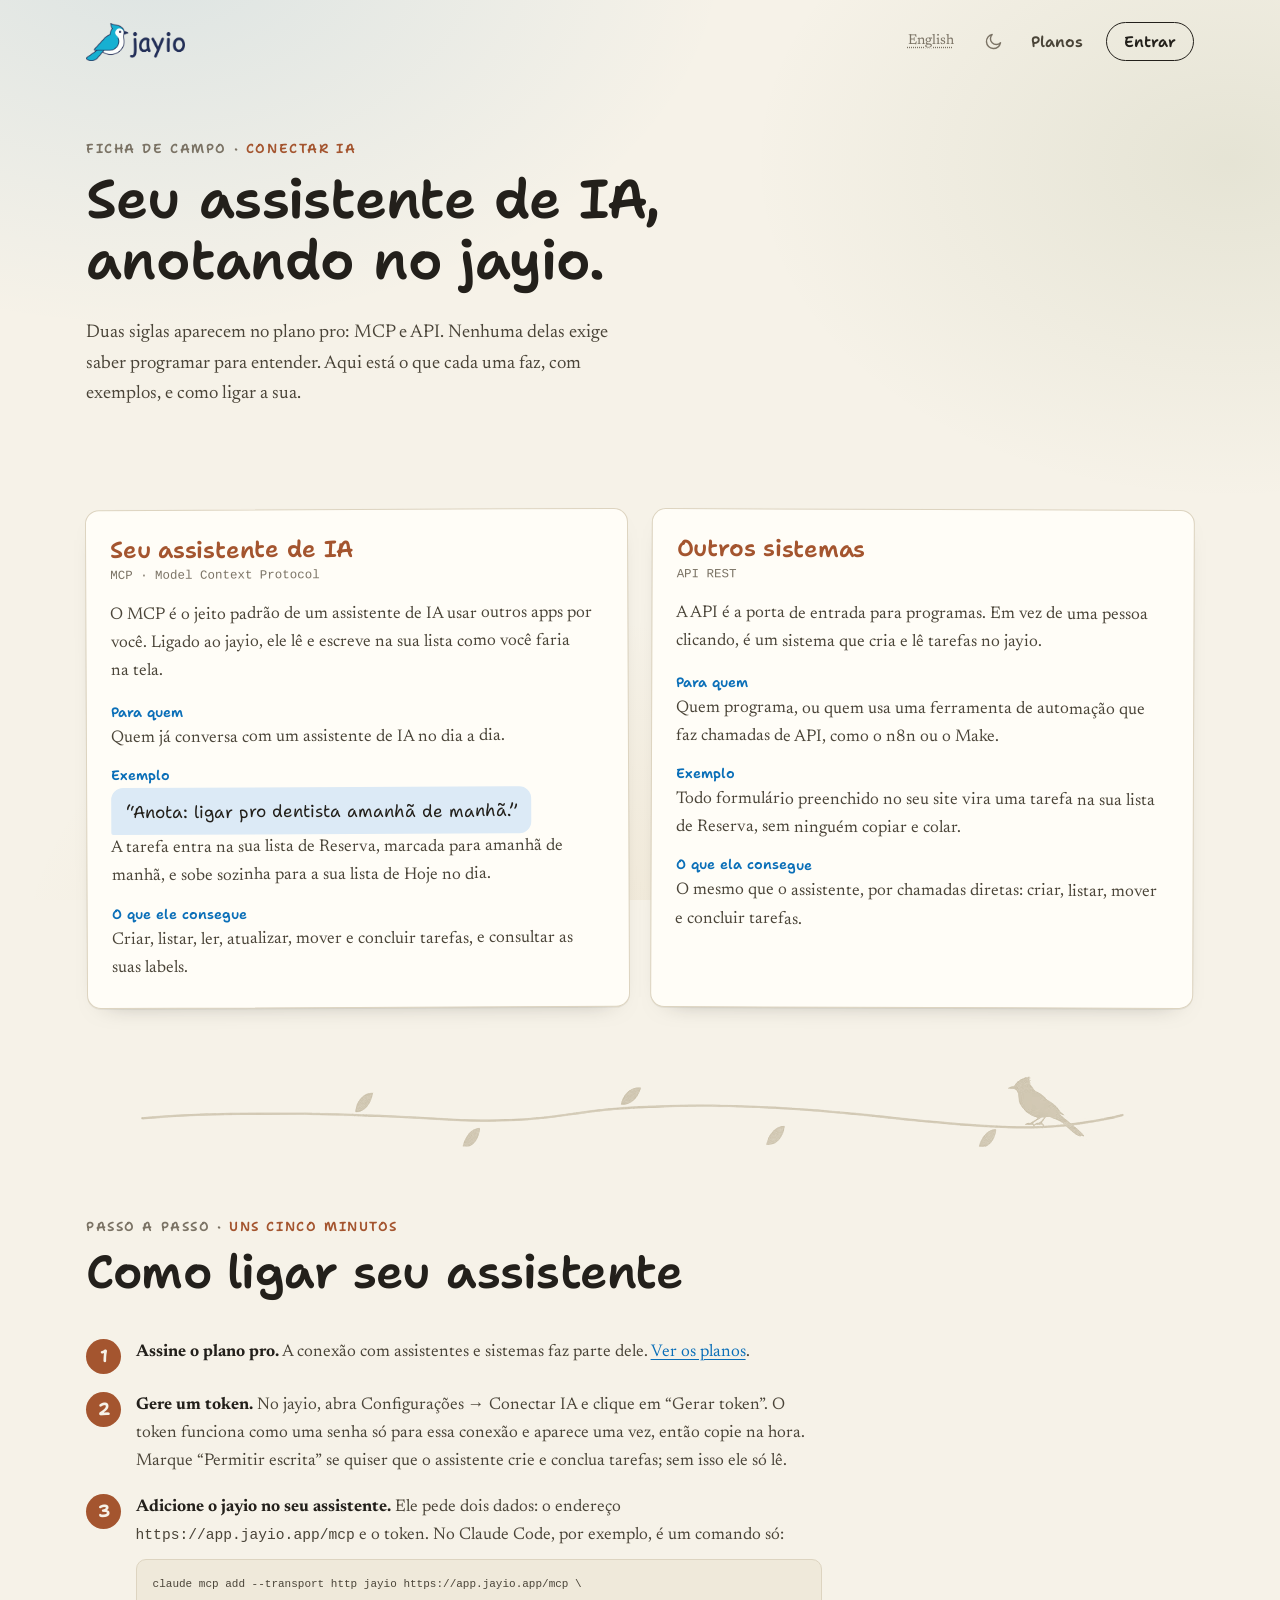
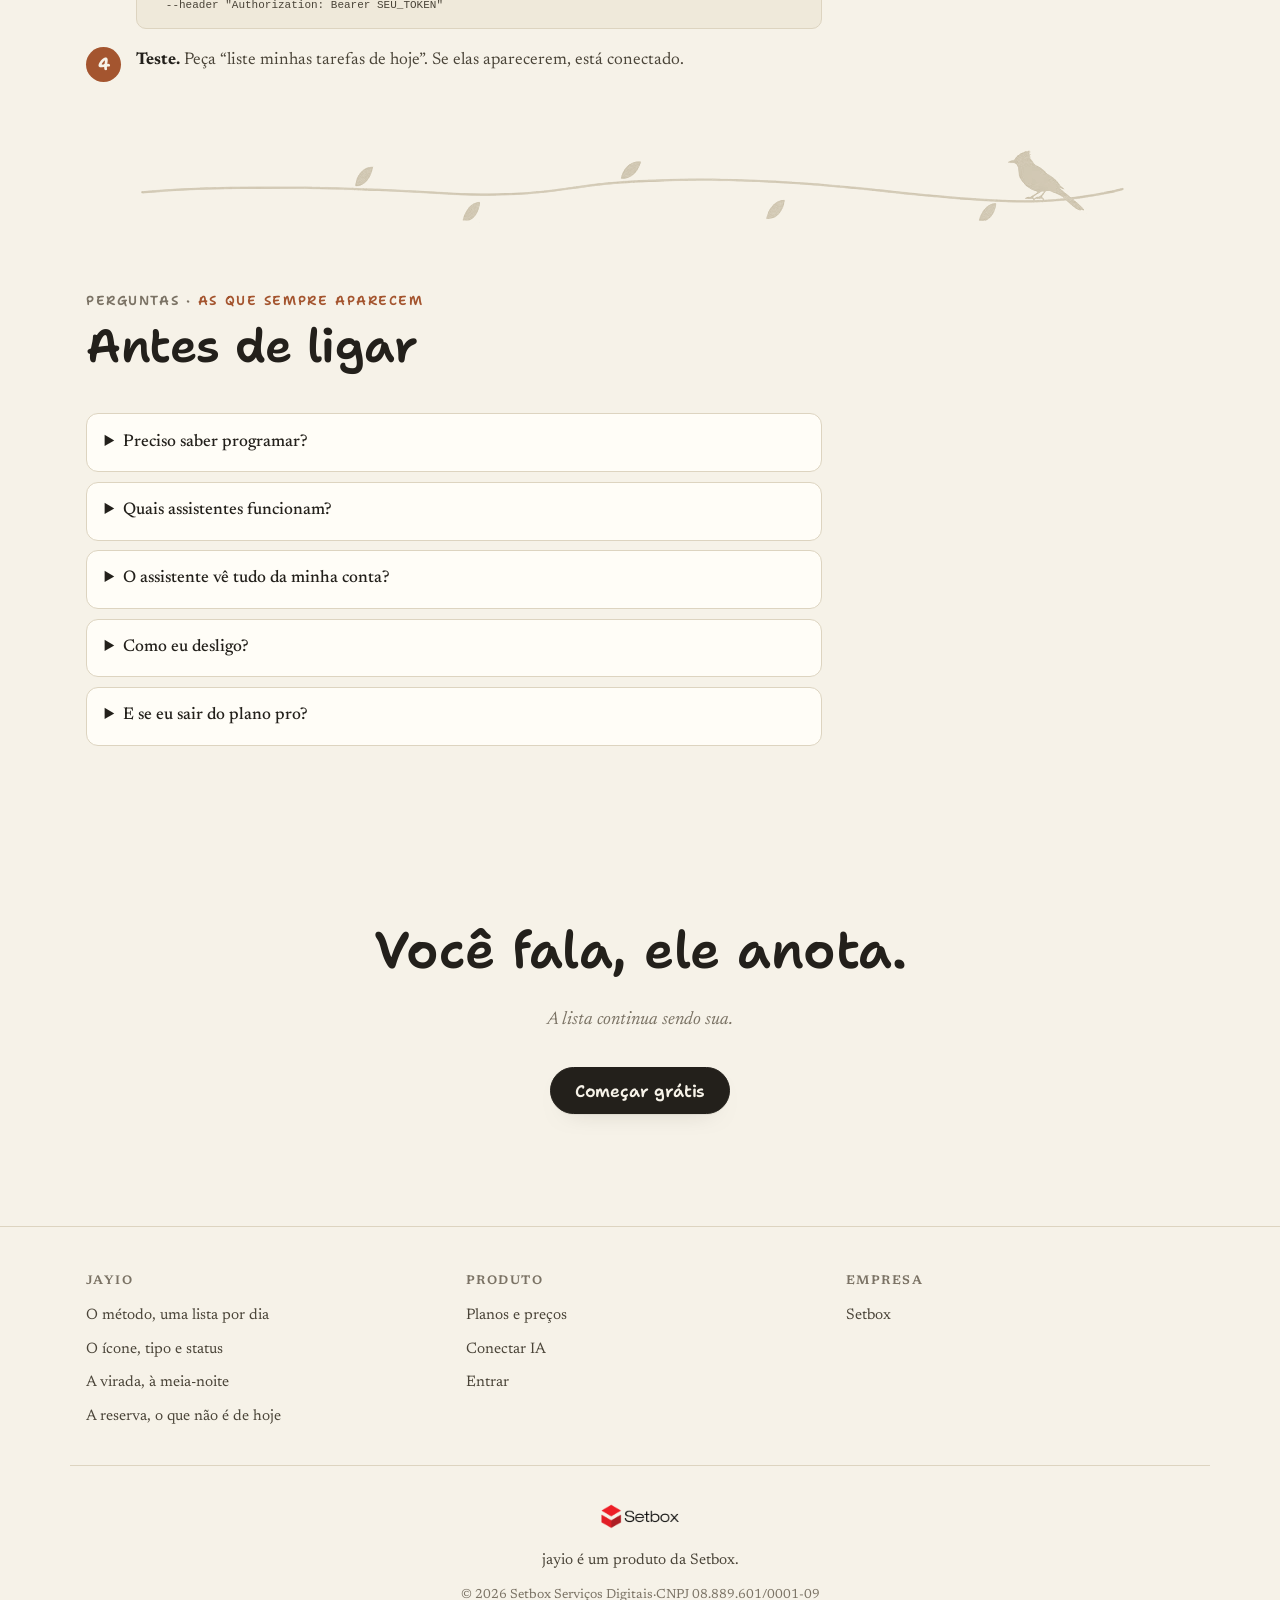
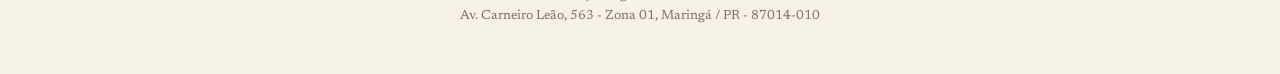
<file: pt/conectar-ia.html>
<!doctype html>
<html lang="pt-BR">
<head>
<meta charset="utf-8">
<meta name="viewport" content="width=device-width, initial-scale=1">
<title>jayio - conectar sua IA</title>
<meta name="description" content="O que são o MCP e a API do jayio, sem jargão: como ligar seu assistente de IA à sua lista, com exemplos, passo a passo e perguntas comuns.">

<meta property="og:type" content="website">
<meta property="og:title" content="jayio - conectar sua IA">
<meta property="og:description" content="O que são o MCP e a API do jayio, sem jargão: como ligar seu assistente de IA à sua lista, com exemplos, passo a passo e perguntas comuns.">
<meta property="og:image" content="https://jayio.app/assets/img/gaio-1200.webp">
<meta property="og:url" content="https://jayio.app/pt/conectar-ia.html">
<meta property="og:locale" content="pt_BR">
<meta name="twitter:card" content="summary_large_image">
<meta name="theme-color" content="#f5f1e6" media="(prefers-color-scheme: light)">
<meta name="theme-color" content="#191b1f" media="(prefers-color-scheme: dark)">

<link rel="icon" href="../favicon.ico" sizes="any">
<link rel="icon" type="image/png" sizes="32x32" href="../assets/img/favicon-32x32.png" media="(prefers-color-scheme: light)">
<link rel="icon" type="image/png" sizes="16x16" href="../assets/img/favicon-16x16.png" media="(prefers-color-scheme: light)">
<link rel="icon" type="image/png" sizes="32x32" href="../assets/img/favicon-32x32-dark.png" media="(prefers-color-scheme: dark)">
<link rel="icon" type="image/png" sizes="16x16" href="../assets/img/favicon-16x16-dark.png" media="(prefers-color-scheme: dark)">
<link rel="apple-touch-icon" sizes="180x180" href="../assets/img/apple-touch-icon.png">
<link rel="manifest" href="../site.webmanifest">

<link rel="preconnect" href="https://fonts.googleapis.com">
<link rel="preconnect" href="https://fonts.gstatic.com" crossorigin>
<link rel="stylesheet" href="https://fonts.googleapis.com/css2?family=Shantell+Sans:ital,wght@0,400;0,600;0,700;1,400&family=Newsreader:ital,opsz,wght@0,6..72,400;0,6..72,500;1,6..72,400&display=swap">
<link rel="canonical" href="https://jayio.app/pt/conectar-ia.html">
<link rel="alternate" hreflang="pt-BR" href="https://jayio.app/pt/conectar-ia.html">
<link rel="alternate" hreflang="en" href="https://jayio.app/connect-ai.html">
<link rel="alternate" hreflang="x-default" href="https://jayio.app/connect-ai.html">
<link rel="stylesheet" href="../assets/css/site.css">
</head>
<body>

<svg class="sprite" aria-hidden="true" focusable="false" xmlns="http://www.w3.org/2000/svg"><defs><symbol id="g-ou" viewBox="0 0 400 400"><circle cx="200" cy="200" r="194" fill="none"/></symbol><symbol id="g-oub" viewBox="0 0 400 400"><circle cx="200" cy="200" r="194" fill="none"/><path d="M62.57 61.96l276.57 276"/></symbol><symbol id="g-os" viewBox="0 0 400 400"><circle cx="200" cy="200" r="194" fill="none"/><path fill="currentColor" stroke="none" transform="rotate(135 200 200)" d="M6 200A194 194 0 0 0 394 200Z"/></symbol><symbol id="g-ob" viewBox="0 0 400 400"><circle cx="200" cy="200" r="194" fill="none"/><path fill="currentColor" stroke="none" transform="rotate(135 200 200)" d="M6 200A194 194 0 0 0 394 200Z"/><path d="M62.57 61.96l276.57 276"/></symbol><symbol id="g-ot" viewBox="0 0 400 400"><circle cx="200" cy="200" r="194" fill="none"/><path d="M116 196h148"/><path d="M221 152l43 47"/><path d="M264 194l-42 48"/></symbol><symbol id="g-oc" viewBox="0 0 400 400"><circle cx="200" cy="200" r="194" fill="currentColor"/></symbol><symbol id="g-ox" viewBox="0 0 400 400"><circle cx="200" cy="200" r="194" fill="none"/><path d="M62.57 61.96l276.57 276"/><path d="M338.57 62.54l-277.71 276"/></symbol><symbol id="g-pu" viewBox="0 0 400 400"><rect x="5" y="5" width="390" height="390" fill="none"/></symbol><symbol id="g-pub" viewBox="0 0 400 400"><rect x="5" y="5" width="390" height="390" fill="none"/><path d="M5 5l390 390"/></symbol><symbol id="g-ps" viewBox="0 0 400 400"><rect x="5" y="5" width="390" height="390" fill="none"/><path fill="currentColor" stroke="none" transform="rotate(90 200 200)" d="M5 395V5l390 390H5z"/></symbol><symbol id="g-pb" viewBox="0 0 400 400"><rect x="5" y="5" width="390" height="390" fill="none"/><path fill="currentColor" stroke="none" transform="rotate(90 200 200)" d="M5 395V5l390 390H5z"/><path d="M5 5l390 390"/></symbol><symbol id="g-pt" viewBox="0 0 400 400"><rect x="5" y="5" width="390" height="390" fill="none"/><path d="M116 196h148"/><path d="M221 152l43 47"/><path d="M264 194l-42 48"/></symbol><symbol id="g-pc" viewBox="0 0 400 400"><rect x="5" y="5" width="390" height="390" fill="currentColor"/></symbol><symbol id="g-px" viewBox="0 0 400 400"><rect x="5" y="5" width="390" height="390" fill="none"/><path d="M5 5l390 390"/><path d="M395 5L5 395"/></symbol><symbol id="p-m" viewBox="0 0 24 24"><circle cx="12" cy="12" r="4"/><path d="M12 2v2M12 20v2M4.9 4.9l1.4 1.4M17.7 17.7l1.4 1.4M2 12h2M20 12h2M4.9 19.1l1.4-1.4M17.7 6.3l1.4-1.4"/></symbol><symbol id="p-a" viewBox="0 0 24 24"><circle cx="12" cy="12" r="9"/><path d="M12 7v5l3 2"/></symbol><symbol id="p-n" viewBox="0 0 24 24"><path d="M21 13a8.5 8.5 0 1 1-10-10 7 7 0 0 0 10 10z"/></symbol></defs></svg>

<a class="pular" href="#conteudo">Pular para o conteúdo</a>

<!-- ficha de campo: cabeçalho -->
<header class="topo">
  <a class="marca" href="index.html" aria-label="jayio, início">
    <img class="marca-claro" src="../assets/img/logo.png" alt="" width="258" height="99" decoding="async">
    <img class="marca-escuro" src="../assets/img/logo-dark.png" alt="" width="258" height="99" decoding="async">
  </a>

  <div class="topo-acoes">
    <a class="btn-idioma" href="../connect-ai.html" data-idioma="en" hreflang="en" lang="en">English</a>
    <button type="button" class="btn-tema" data-tema-toggle aria-pressed="false">
      <svg class="ico-tema ico-lua" aria-hidden="true"><use href="#p-n"></use></svg>
      <svg class="ico-tema ico-sol" aria-hidden="true"><use href="#p-m"></use></svg>
      <span class="sr btn-tema-txt">Escurecer</span>
    </button>
    <a class="topo-link" href="precos.html">Planos</a>
    <a class="btn btn-fantasma" href="https://app.jayio.app/users/log-in">Entrar</a>
  </div>
</header>

<main>

<!-- ─────────────────────────── ABERTURA ─────────────────────────── -->
<section class="precos-abertura">
  <p class="etiqueta"><span>Ficha de campo &middot;</span> Conectar IA</p>
  <h1>Seu assistente de IA, anotando no jayio.</h1>
  <p class="linha-fina">
    Duas siglas aparecem no plano pro: MCP e API. Nenhuma delas exige saber
    programar para entender. Aqui está o que cada uma faz, com exemplos, e
    como ligar a sua.
  </p>
</section>

<!-- ─────────────────────────── AS DUAS PORTAS ─────────────────────────── -->
<section id="conteudo" class="secao">
  <div class="ia-portas">

    <article class="ia-porta">
      <h2>Seu assistente de IA</h2>
      <p class="ia-sigla">MCP &middot; Model Context Protocol</p>
      <p>
        O MCP é o jeito padrão de um assistente de IA usar outros apps por
        você. Ligado ao jayio, ele lê e escreve na sua lista como você faria
        na tela.
      </p>
      <dl>
        <div>
          <dt>Para quem</dt>
          <dd>Quem já conversa com um assistente de IA no dia a dia.</dd>
        </div>
        <div>
          <dt>Exemplo</dt>
          <dd>
            <span class="ia-fala">&ldquo;Anota: ligar pro dentista amanhã de manhã.&rdquo;</span><br>
            A tarefa entra na sua lista de Reserva, marcada para amanhã de
            manhã, e sobe sozinha para a sua lista de Hoje no dia.
          </dd>
        </div>
        <div>
          <dt>O que ele consegue</dt>
          <dd>Criar, listar, ler, atualizar, mover e concluir tarefas, e consultar as suas labels.</dd>
        </div>
      </dl>
    </article>

    <article class="ia-porta">
      <h2>Outros sistemas</h2>
      <p class="ia-sigla">API REST</p>
      <p>
        A API é a porta de entrada para programas. Em vez de uma pessoa
        clicando, é um sistema que cria e lê tarefas no jayio.
      </p>
      <dl>
        <div>
          <dt>Para quem</dt>
          <dd>Quem programa, ou quem usa uma ferramenta de automação que faz chamadas de API, como o n8n ou o Make.</dd>
        </div>
        <div>
          <dt>Exemplo</dt>
          <dd>Todo formulário preenchido no seu site vira uma tarefa na sua lista de Reserva, sem ninguém copiar e colar.</dd>
        </div>
        <div>
          <dt>O que ela consegue</dt>
          <dd>O mesmo que o assistente, por chamadas diretas: criar, listar, mover e concluir tarefas.</dd>
        </div>
      </dl>
    </article>

  </div>
</section>

<hr class="fio" aria-hidden="true">

<!-- ─────────────────────────── COMO LIGAR ─────────────────────────── -->
<section id="como-ligar" class="secao">
  <div class="secao-cabeca">
    <p class="etiqueta"><span>Passo a passo &middot;</span> Uns cinco minutos</p>
    <h2>Como ligar seu assistente</h2>
  </div>

  <ol class="ia-passos">
    <li>
      <div>
        <strong>Assine o plano pro.</strong> A conexão com assistentes e
        sistemas faz parte dele. <a href="precos.html">Ver os planos</a>.
      </div>
    </li>
    <li>
      <div>
        <strong>Gere um token.</strong> No jayio, abra Configurações &rarr;
        Conectar IA e clique em &ldquo;Gerar token&rdquo;. O token funciona
        como uma senha só para essa conexão e aparece uma vez, então copie na
        hora. Marque &ldquo;Permitir escrita&rdquo; se quiser que o assistente
        crie e conclua tarefas; sem isso ele só lê.
      </div>
    </li>
    <li>
      <div>
        <strong>Adicione o jayio no seu assistente.</strong> Ele pede dois
        dados: o endereço <code>https://app.jayio.app/mcp</code> e o token. No
        Claude Code, por exemplo, é um comando só:
<pre><code>claude mcp add --transport http jayio https://app.jayio.app/mcp \
  --header "Authorization: Bearer SEU_TOKEN"</code></pre>
      </div>
    </li>
    <li>
      <div>
        <strong>Teste.</strong> Peça &ldquo;liste minhas tarefas de
        hoje&rdquo;. Se elas aparecerem, está conectado.
      </div>
    </li>
  </ol>
</section>

<hr class="fio" aria-hidden="true">

<!-- ─────────────────────────── PERGUNTAS ─────────────────────────── -->
<section id="perguntas" class="secao">
  <div class="secao-cabeca">
    <p class="etiqueta"><span>Perguntas &middot;</span> As que sempre aparecem</p>
    <h2>Antes de ligar</h2>
  </div>

  <div class="ia-perguntas">
    <details>
      <summary>Preciso saber programar?</summary>
      <p>
        Para o assistente de IA, não: é gerar um token e colar dois dados no
        assistente. Para a API, sim, ou uma ferramenta de automação que faça
        as chamadas por você.
      </p>
    </details>
    <details>
      <summary>Quais assistentes funcionam?</summary>
      <p>
        Os que deixam adicionar um servidor MCP remoto com endereço e token,
        como o Claude Code e o Cursor. Os conectores do Claude.ai e do ChatGPT
        pedem um tipo de login próprio (OAuth), que o jayio ainda não oferece.
      </p>
    </details>
    <details>
      <summary>O assistente vê tudo da minha conta?</summary>
      <p>
        Ele vê as suas tarefas e labels. Senha, e-mail e pagamento ficam fora
        do alcance. Um token sem &ldquo;Permitir escrita&rdquo; só consegue
        ler.
      </p>
    </details>
    <details>
      <summary>Como eu desligo?</summary>
      <p>
        Em Configurações &rarr; Conectar IA, clique em &ldquo;Revogar&rdquo;
        ao lado do token. Na hora, o assistente perde o acesso.
      </p>
    </details>
    <details>
      <summary>E se eu sair do plano pro?</summary>
      <p>
        Quando a mudança valer, o assistente e os outros sistemas perdem o
        acesso. Suas tarefas continuam todas lá.
      </p>
    </details>
  </div>
</section>

<!-- ─────────────────────────── FECHO ─────────────────────────── -->
<section class="fecho">
  <h2>Você fala, ele anota.</h2>
  <p>A lista continua sendo sua.</p>
  <a class="btn btn-primario btn-g" href="https://app.jayio.app/users/register">Começar grátis</a>
</section>

</main>

<footer class="rodape">
  <div class="rodape-grade">
    <div class="rodape-col">
      <h2>jayio</h2>
      <a href="index.html#caderno">O método, uma lista por dia</a>
      <a href="index.html#icone">O ícone, tipo e status</a>
      <a href="index.html#virada">A virada, à meia-noite</a>
      <a href="index.html#reserva">A reserva, o que não é de hoje</a>
    </div>

    <div class="rodape-col">
      <h2>Produto</h2>
      <a href="precos.html">Planos e preços</a>
      <a href="conectar-ia.html">Conectar IA</a>
      <a href="https://app.jayio.app/users/log-in">Entrar</a>
    </div>

    <div class="rodape-col">
      <h2>Empresa</h2>
      <a href="https://setbox.com.br">Setbox</a>
    </div>
  </div>

  <div class="rodape-legal">
    <a class="rodape-marca" href="https://setbox.com.br" aria-label="Setbox">
      <img src="../assets/img/setbox.png" alt="Setbox" width="420" height="139" loading="lazy" decoding="async">
    </a>

    <p class="rodape-produto">jayio é um produto da Setbox.</p>

    <p class="rodape-cnpj">
      © 2026 Setbox Serviços Digitais&middot;CNPJ 08.889.601/0001-09<br>
      Av. Carneiro Leão, 563 - Zona 01, Maringá / PR - 87014-010
    </p>
  </div>
</footer>

<script src="../assets/js/virada.js" defer></script>
</body>
</html>
</file>
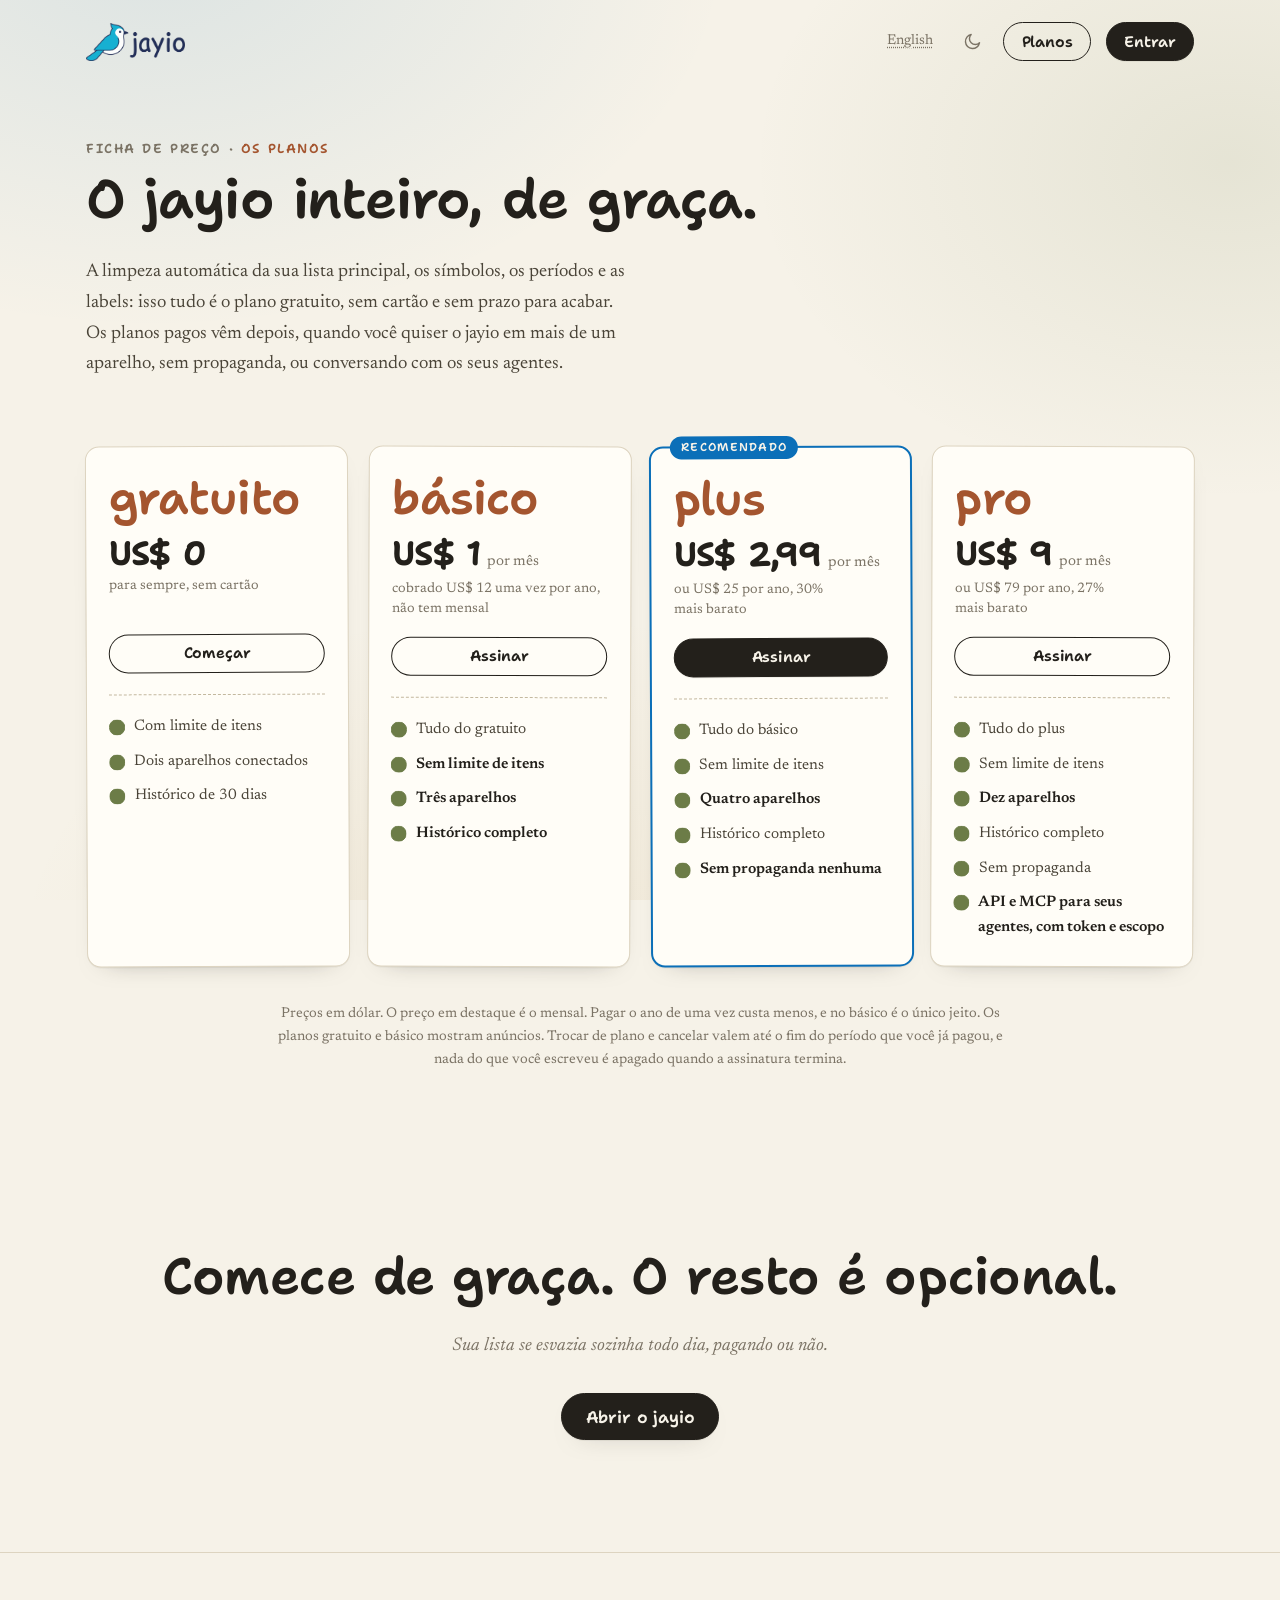
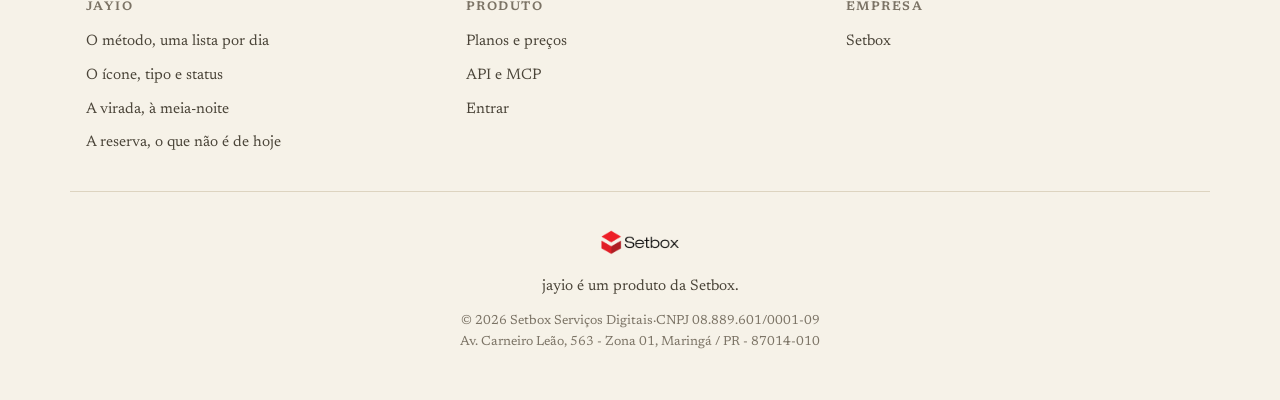
<file: pt/precos.html>
<!doctype html>
<html lang="pt-BR">
<head>
<meta charset="utf-8">
<meta name="viewport" content="width=device-width, initial-scale=1">
<title>jayio - planos e preços</title>
<meta name="description" content="O plano gratuito é o jayio inteiro, sem cartão e sem prazo. Os pagos somam mais aparelhos, tela sem propaganda e a API com MCP.">

<meta property="og:type" content="website">
<meta property="og:title" content="jayio - planos e preços">
<meta property="og:description" content="O plano gratuito é o jayio inteiro, sem cartão e sem prazo. Os pagos somam mais aparelhos, tela sem propaganda e a API com MCP.">
<meta property="og:image" content="https://jayio.app/assets/img/gaio-1200.webp">
<meta property="og:url" content="https://jayio.app/pt/precos.html">
<meta property="og:locale" content="pt_BR">
<meta name="twitter:card" content="summary_large_image">
<meta name="theme-color" content="#f5f1e6" media="(prefers-color-scheme: light)">
<meta name="theme-color" content="#191b1f" media="(prefers-color-scheme: dark)">

<link rel="icon" href="../favicon.ico" sizes="any">
<link rel="icon" type="image/png" sizes="32x32" href="../assets/img/favicon-32x32.png" media="(prefers-color-scheme: light)">
<link rel="icon" type="image/png" sizes="16x16" href="../assets/img/favicon-16x16.png" media="(prefers-color-scheme: light)">
<link rel="icon" type="image/png" sizes="32x32" href="../assets/img/favicon-32x32-dark.png" media="(prefers-color-scheme: dark)">
<link rel="icon" type="image/png" sizes="16x16" href="../assets/img/favicon-16x16-dark.png" media="(prefers-color-scheme: dark)">
<link rel="apple-touch-icon" sizes="180x180" href="../assets/img/apple-touch-icon.png">
<link rel="manifest" href="../site.webmanifest">

<link rel="preconnect" href="https://fonts.googleapis.com">
<link rel="preconnect" href="https://fonts.gstatic.com" crossorigin>
<link rel="stylesheet" href="https://fonts.googleapis.com/css2?family=Shantell+Sans:ital,wght@0,400;0,600;0,700;1,400&family=Newsreader:ital,opsz,wght@0,6..72,400;0,6..72,500;1,6..72,400&display=swap">
<link rel="canonical" href="https://jayio.app/pt/precos.html">
<link rel="alternate" hreflang="pt-BR" href="https://jayio.app/pt/precos.html">
<link rel="alternate" hreflang="en" href="https://jayio.app/pricing.html">
<link rel="alternate" hreflang="x-default" href="https://jayio.app/pricing.html">
<link rel="stylesheet" href="../assets/css/site.css">
</head>
<body>

<svg class="sprite" aria-hidden="true" focusable="false" xmlns="http://www.w3.org/2000/svg"><defs><symbol id="g-ou" viewBox="0 0 400 400"><circle cx="200" cy="200" r="194" fill="none"/></symbol><symbol id="g-oub" viewBox="0 0 400 400"><circle cx="200" cy="200" r="194" fill="none"/><path d="M62.57 61.96l276.57 276"/></symbol><symbol id="g-os" viewBox="0 0 400 400"><circle cx="200" cy="200" r="194" fill="none"/><path fill="currentColor" stroke="none" transform="rotate(135 200 200)" d="M6 200A194 194 0 0 0 394 200Z"/></symbol><symbol id="g-ob" viewBox="0 0 400 400"><circle cx="200" cy="200" r="194" fill="none"/><path fill="currentColor" stroke="none" transform="rotate(135 200 200)" d="M6 200A194 194 0 0 0 394 200Z"/><path d="M62.57 61.96l276.57 276"/></symbol><symbol id="g-ot" viewBox="0 0 400 400"><circle cx="200" cy="200" r="194" fill="none"/><path d="M116 196h148"/><path d="M221 152l43 47"/><path d="M264 194l-42 48"/></symbol><symbol id="g-oc" viewBox="0 0 400 400"><circle cx="200" cy="200" r="194" fill="currentColor"/></symbol><symbol id="g-ox" viewBox="0 0 400 400"><circle cx="200" cy="200" r="194" fill="none"/><path d="M62.57 61.96l276.57 276"/><path d="M338.57 62.54l-277.71 276"/></symbol><symbol id="g-pu" viewBox="0 0 400 400"><rect x="5" y="5" width="390" height="390" fill="none"/></symbol><symbol id="g-pub" viewBox="0 0 400 400"><rect x="5" y="5" width="390" height="390" fill="none"/><path d="M5 5l390 390"/></symbol><symbol id="g-ps" viewBox="0 0 400 400"><rect x="5" y="5" width="390" height="390" fill="none"/><path fill="currentColor" stroke="none" transform="rotate(90 200 200)" d="M5 395V5l390 390H5z"/></symbol><symbol id="g-pb" viewBox="0 0 400 400"><rect x="5" y="5" width="390" height="390" fill="none"/><path fill="currentColor" stroke="none" transform="rotate(90 200 200)" d="M5 395V5l390 390H5z"/><path d="M5 5l390 390"/></symbol><symbol id="g-pt" viewBox="0 0 400 400"><rect x="5" y="5" width="390" height="390" fill="none"/><path d="M116 196h148"/><path d="M221 152l43 47"/><path d="M264 194l-42 48"/></symbol><symbol id="g-pc" viewBox="0 0 400 400"><rect x="5" y="5" width="390" height="390" fill="currentColor"/></symbol><symbol id="g-px" viewBox="0 0 400 400"><rect x="5" y="5" width="390" height="390" fill="none"/><path d="M5 5l390 390"/><path d="M395 5L5 395"/></symbol><symbol id="p-m" viewBox="0 0 24 24"><circle cx="12" cy="12" r="4"/><path d="M12 2v2M12 20v2M4.9 4.9l1.4 1.4M17.7 17.7l1.4 1.4M2 12h2M20 12h2M4.9 19.1l1.4-1.4M17.7 6.3l1.4-1.4"/></symbol><symbol id="p-a" viewBox="0 0 24 24"><circle cx="12" cy="12" r="9"/><path d="M12 7v5l3 2"/></symbol><symbol id="p-n" viewBox="0 0 24 24"><path d="M21 13a8.5 8.5 0 1 1-10-10 7 7 0 0 0 10 10z"/></symbol></defs></svg>

<a class="pular" href="#planos">Pular para os planos</a>

<!-- ficha de campo: cabeçalho -->
<header class="topo">
  <a class="marca" href="index.html" aria-label="jayio, início">
    <img class="marca-claro" src="../assets/img/logo.png" alt="" width="258" height="99" decoding="async">
    <img class="marca-escuro" src="../assets/img/logo-dark.png" alt="" width="258" height="99" decoding="async">
  </a>

  <div class="topo-acoes">
    <a class="btn-idioma" href="../pricing.html" data-idioma="en" hreflang="en" lang="en">English</a>
    <button type="button" class="btn-tema" data-tema-toggle aria-pressed="false">
      <svg class="ico-tema ico-lua" aria-hidden="true"><use href="#p-n"></use></svg>
      <svg class="ico-tema ico-sol" aria-hidden="true"><use href="#p-m"></use></svg>
      <span class="sr btn-tema-txt">Escurecer</span>
    </button>
    <a class="btn btn-fantasma" href="precos.html" aria-current="page">Planos</a>
    <a class="btn btn-primario" href="https://app.jayio.app">Entrar</a>
  </div>
</header>

<main>

<!-- ─────────────────────────── ABERTURA ─────────────────────────── -->
<section class="precos-abertura">
  <p class="etiqueta"><span>Ficha de preço &middot;</span> Os planos</p>
  <h1>O jayio inteiro, de graça.</h1>
  <p class="linha-fina">
    A limpeza automática da sua lista principal, os símbolos, os períodos e as
    labels: isso tudo é o plano gratuito, sem cartão e sem prazo para
    acabar. Os planos pagos vêm depois, quando você quiser o jayio em mais de
    um aparelho, sem propaganda, ou conversando com os seus agentes.
  </p>
</section>

<!-- ─────────────────────────── OS PLANOS ─────────────────────────── -->
<section id="planos" class="secao secao-planos">

  <div class="planos">

    <article class="plano">
      <h2 class="plano-nome">gratuito</h2>
      <p class="plano-preco"><span class="plano-valor">US$ 0</span></p>
      <p class="plano-ciclo">para sempre, sem cartão</p>

      <a class="btn btn-fantasma plano-btn" href="https://app.jayio.app">Começar</a>

      <ul class="plano-lista">
        <li><svg class="glifo glifo-p marca-sim" aria-hidden="true"><use href="#g-oc"></use></svg> <span>Com limite de itens</span></li>
        <li><svg class="glifo glifo-p marca-sim" aria-hidden="true"><use href="#g-oc"></use></svg> <span>Dois aparelhos conectados</span></li>
        <li><svg class="glifo glifo-p marca-sim" aria-hidden="true"><use href="#g-oc"></use></svg> <span>Histórico de 30 dias</span></li>
      </ul>

    </article>

    <article class="plano">
      <h2 class="plano-nome">básico</h2>
      <p class="plano-preco"><span class="plano-valor">US$ 1</span><span class="plano-por">por mês</span></p>
      <p class="plano-ciclo">cobrado US$ 12 uma vez por ano, não tem mensal</p>

      <a class="btn btn-fantasma plano-btn" href="https://app.jayio.app">Assinar</a>

      <ul class="plano-lista">
        <li><svg class="glifo glifo-p marca-sim" aria-hidden="true"><use href="#g-oc"></use></svg> <span>Tudo do gratuito</span></li>
        <li><svg class="glifo glifo-p marca-sim" aria-hidden="true"><use href="#g-oc"></use></svg> <span><strong>Sem limite de itens</strong></span></li>
        <li><svg class="glifo glifo-p marca-sim" aria-hidden="true"><use href="#g-oc"></use></svg> <span><strong>Três aparelhos</strong></span></li>
        <li><svg class="glifo glifo-p marca-sim" aria-hidden="true"><use href="#g-oc"></use></svg> <span><strong>Histórico completo</strong></span></li>
      </ul>

    </article>

    <article class="plano plano-destaque">
      <p class="plano-selo">recomendado</p>
      <h2 class="plano-nome">plus</h2>
      <p class="plano-preco"><span class="plano-valor">US$ 2,99</span><span class="plano-por">por mês</span></p>
      <p class="plano-ciclo">ou US$ 25 por ano, 30% mais barato</p>

      <a class="btn btn-primario plano-btn" href="https://app.jayio.app">Assinar</a>

      <ul class="plano-lista">
        <li><svg class="glifo glifo-p marca-sim" aria-hidden="true"><use href="#g-oc"></use></svg> <span>Tudo do básico</span></li>
        <li><svg class="glifo glifo-p marca-sim" aria-hidden="true"><use href="#g-oc"></use></svg> <span>Sem limite de itens</span></li>
        <li><svg class="glifo glifo-p marca-sim" aria-hidden="true"><use href="#g-oc"></use></svg> <span><strong>Quatro aparelhos</strong></span></li>
        <li><svg class="glifo glifo-p marca-sim" aria-hidden="true"><use href="#g-oc"></use></svg> <span>Histórico completo</span></li>
        <li><svg class="glifo glifo-p marca-sim" aria-hidden="true"><use href="#g-oc"></use></svg> <span><strong>Sem propaganda nenhuma</strong></span></li>
      </ul>

    </article>

    <article class="plano">
      <h2 class="plano-nome">pro</h2>
      <p class="plano-preco"><span class="plano-valor">US$ 9</span><span class="plano-por">por mês</span></p>
      <p class="plano-ciclo">ou US$ 79 por ano, 27% mais barato</p>

      <a class="btn btn-fantasma plano-btn" href="https://app.jayio.app">Assinar</a>

      <ul class="plano-lista">
        <li><svg class="glifo glifo-p marca-sim" aria-hidden="true"><use href="#g-oc"></use></svg> <span>Tudo do plus</span></li>
        <li><svg class="glifo glifo-p marca-sim" aria-hidden="true"><use href="#g-oc"></use></svg> <span>Sem limite de itens</span></li>
        <li><svg class="glifo glifo-p marca-sim" aria-hidden="true"><use href="#g-oc"></use></svg> <span><strong>Dez aparelhos</strong></span></li>
        <li><svg class="glifo glifo-p marca-sim" aria-hidden="true"><use href="#g-oc"></use></svg> <span>Histórico completo</span></li>
        <li><svg class="glifo glifo-p marca-sim" aria-hidden="true"><use href="#g-oc"></use></svg> <span>Sem propaganda</span></li>
        <li><svg class="glifo glifo-p marca-sim" aria-hidden="true"><use href="#g-oc"></use></svg> <span><strong>API e MCP para seus agentes, com token e escopo</strong></span></li>
      </ul>

    </article>

  </div>

  <p class="planos-rodape miudo">
    Preços em dólar. O preço em destaque é o mensal. Pagar o ano de uma vez
    custa menos, e no básico é o único jeito. Os planos gratuito e básico
    mostram anúncios. Trocar de plano e cancelar valem até o fim do período que
    você já pagou, e nada do que você escreveu é apagado quando a assinatura
    termina.
  </p>
</section>

<!-- ─────────────────────────── FECHO ─────────────────────────── -->
<section class="fecho">
  <h2>Comece de graça. O resto é opcional.</h2>
  <p>Sua lista se esvazia sozinha todo dia, pagando ou não.</p>
  <a class="btn btn-primario btn-g" href="https://app.jayio.app">Abrir o jayio</a>
</section>

</main>

<footer class="rodape">
  <div class="rodape-grade">
    <div class="rodape-col">
      <h2>jayio</h2>
      <a href="index.html#caderno">O método, uma lista por dia</a>
      <a href="index.html#icone">O ícone, tipo e status</a>
      <a href="index.html#virada">A virada, à meia-noite</a>
      <a href="index.html#reserva">A reserva, o que não é de hoje</a>
    </div>

    <div class="rodape-col">
      <h2>Produto</h2>
      <a href="precos.html">Planos e preços</a>
      <a href="index.html#bando">API e MCP</a>
      <a href="https://app.jayio.app">Entrar</a>
    </div>

    <div class="rodape-col">
      <h2>Empresa</h2>
      <a href="https://setbox.com.br">Setbox</a>
    </div>
  </div>

  <div class="rodape-legal">
    <a class="rodape-marca" href="https://setbox.com.br" aria-label="Setbox">
      <img src="../assets/img/setbox.png" alt="Setbox" width="420" height="139" loading="lazy" decoding="async">
    </a>

    <p class="rodape-produto">jayio é um produto da Setbox.</p>

    <p class="rodape-cnpj">
      © 2026 Setbox Serviços Digitais&middot;CNPJ 08.889.601/0001-09<br>
      Av. Carneiro Leão, 563 - Zona 01, Maringá / PR - 87014-010
    </p>
  </div>
</footer>

<script src="../assets/js/virada.js" defer></script>
</body>
</html>
</file>
<file: assets/css/site.css>
/* =========================================================================
   jayio — caderno de campo
   Papel, tinta e aquarela. Nada de cartão com sombra azul e gradiente roxo.
   ========================================================================= */

:root {
  --papel:      #f6f2e8;
  --papel-2:    #fffdf7;
  --papel-3:    #efe9da;
  --tinta:      #23201b;
  --tinta-2:    #4a4438;
  --tinta-3:    #7b7365;
  --azul:       #0b6fb8;
  --azul-forte: #1391e0;
  --azul-lavado:#dceaf6;
  --musgo:      #6c7c47;
  --ocre:       #b4842c;
  --terra:      #a4552f;
  --borda:      #ddd4c0;
  --borda-forte:#c3b89f;
  --sombra:     0 1px 0 rgba(35, 32, 27, .06), 0 10px 26px -20px rgba(35, 32, 27, .5);

  --largura: 1140px;
  --gutter: 16px;

  --mao: "Shantell Sans", "Comic Sans MS", cursive;
  --texto: "Newsreader", Georgia, "Times New Roman", serif;
  --mono: ui-monospace, "SF Mono", SFMono-Regular, Menlo, Consolas, monospace;
}

@media (prefers-color-scheme: dark) {
  :root:not([data-tema="claro"]) {
    --papel:      #17181b;
    --papel-2:    #1e2025;
    --papel-3:    #24262c;
    --tinta:      #ece7db;
    --tinta-2:    #c8c2b4;
    --tinta-3:    #948c7e;
    --azul:       #56b6f0;
    --azul-forte: #7fcbfb;
    --azul-lavado:#1b2c3a;
    --musgo:      #9db26c;
    --ocre:       #d5a950;
    --terra:      #d2825a;
    --borda:      #33353c;
    --borda-forte:#474a53;
    --sombra:     0 1px 0 rgba(0, 0, 0, .3), 0 10px 26px -20px rgba(0, 0, 0, .9);
  }
}

:root[data-tema="escuro"] {
  --papel:      #17181b;
  --papel-2:    #1e2025;
  --papel-3:    #24262c;
  --tinta:      #ece7db;
  --tinta-2:    #c8c2b4;
  --tinta-3:    #948c7e;
  --azul:       #56b6f0;
  --azul-forte: #7fcbfb;
  --azul-lavado:#1b2c3a;
  --musgo:      #9db26c;
  --ocre:       #d5a950;
  --terra:      #d2825a;
  --borda:      #33353c;
  --borda-forte:#474a53;
  --sombra:     0 1px 0 rgba(0, 0, 0, .3), 0 10px 26px -20px rgba(0, 0, 0, .9);
}

*, *::before, *::after { box-sizing: border-box; }

/* O sprite dos 14 glifos fica fora do fluxo; cada uso é um <svg><use>. Os
   arquivos originais do app são preto fixo, então sumiriam no papel escuro:
   aqui o traço é currentColor e o tema resolve. */
.sprite { position: absolute; width: 0; height: 0; overflow: hidden; }

.glifo {
  flex: none;
  stroke: currentColor;
  stroke-width: 22;
  fill: none;
}
.glifo-c { width: 15px; height: 15px; }
.glifo-m { width: 26px; height: 26px; }
.glifo-p { width: 16px; height: 16px; }
.glifo-g { width: 52px; height: 52px; stroke-width: 16; }

.periodo {
  flex: none;
  width: 14px;
  height: 14px;
  stroke: currentColor;
  stroke-width: 1.7;
  stroke-linecap: round;
  stroke-linejoin: round;
  fill: none;
  color: var(--tinta-3);
}

/* `display: inline-flex` nos botões ganha do `display: none` que o atributo
   hidden carrega no UA stylesheet. Sem isto o botão de voltar nasce visível. */
[hidden] { display: none !important; }

html { scroll-behavior: smooth; }

body {
  margin: 0;
  background-color: var(--papel);
  /* Fibra do papel: três manchas de aquarela bem diluídas, sem imagem externa. */
  background-image:
    radial-gradient(60rem 40rem at 12% -6%, color-mix(in oklab, var(--azul) 11%, transparent), transparent 60%),
    radial-gradient(48rem 34rem at 96% 18%, color-mix(in oklab, var(--musgo) 12%, transparent), transparent 62%),
    radial-gradient(52rem 38rem at 40% 108%, color-mix(in oklab, var(--ocre) 10%, transparent), transparent 60%);
  background-attachment: fixed;
  color: var(--tinta);
  font-family: var(--texto);
  font-size: 1.0625rem;
  line-height: 1.65;
  -webkit-text-size-adjust: 100%;
  overflow-x: hidden;
}

h1, h2, h3, .etiqueta, .btn, .marca, .conta, .relogio-hora {
  font-family: var(--mao);
  font-weight: 600;
  letter-spacing: -.01em;
}

h1, h2, h3 { line-height: 1.12; margin: 0 0 .5em; text-wrap: balance; }
p { text-wrap: pretty; }

a { color: var(--azul); text-underline-offset: .18em; text-decoration-thickness: from-font; }
a:hover { color: var(--azul-forte); }

code { font-family: var(--mono); font-size: .88em; }

:where(a, button, [tabindex]):focus-visible {
  outline: 2.5px solid var(--azul-forte);
  outline-offset: 3px;
  border-radius: 4px;
}

.pular {
  position: absolute;
  left: -9999px;
  top: 0;
  background: var(--papel-2);
  padding: .7rem 1rem;
  z-index: 99;
}
.pular:focus { left: 8px; top: 8px; }

.miudo { font-size: .875rem; color: var(--tinta-3); }

.etiqueta {
  font-size: .82rem;
  letter-spacing: .12em;
  text-transform: uppercase;
  color: var(--terra);
  margin: 0 0 .6rem;
}

/* A etiqueta carrega duas coisas: o que a seção é e o apelido dela. O tom de
   destaque fica com a parte literal, e o span recua para o secundário. */
.etiqueta span { color: var(--tinta-3); }

/* ---------------------------------------------------------------- botões -- */

.btn {
  display: inline-flex;
  align-items: center;
  justify-content: center;
  gap: .5rem;
  padding: .58rem 1.1rem;
  border-radius: 999px;
  border: 1.5px solid var(--tinta);
  background: transparent;
  color: var(--tinta);
  font-size: .95rem;
  line-height: 1.2;
  text-decoration: none;
  cursor: pointer;
  transition: transform .14s ease, background-color .16s ease, color .16s ease, box-shadow .16s ease;
}
.btn:hover { transform: translateY(-1.5px); }
.btn:active { transform: translateY(0); }

.btn-primario {
  background: var(--tinta);
  color: var(--papel);
  box-shadow: var(--sombra);
}
.btn-primario:hover { background: var(--azul); border-color: var(--azul); color: #fff; }

.btn-fantasma:hover { background: color-mix(in oklab, var(--tinta) 8%, transparent); color: var(--tinta); }

.btn-g { padding: .78rem 1.5rem; font-size: 1.05rem; }

/* Um ícone só, trocado pela mesma condição que troca as cores do tema: sem JS
   no caminho, o ícone certo já vem pintado no primeiro quadro. Mostra o
   destino, não o estado: no papel claro aparece a lua, que é para onde o
   clique leva. O nome da ação continua no HTML, fora da tela, e é ele que o
   leitor de tela anuncia. */
.btn-tema {
  border: 0;
  background: transparent;
  color: var(--tinta-3);
  cursor: pointer;
  padding: .4rem;
  line-height: 0;
  border-radius: 999px;
  display: inline-grid;
  place-items: center;
}
.btn-tema:hover { color: var(--tinta); }

/* Sol e lua são os mesmos glifos de período que o app usa, `p-m` e `p-n`, e
   por isso o traço acompanha o `.periodo`: o ícone do tema não pode ser mais
   gordo que o resto do alfabeto. */
.ico-tema {
  width: 20px;
  height: 20px;
  grid-area: 1 / 1;
  fill: none;
  stroke: currentColor;
  stroke-width: 1.7;
  stroke-linecap: round;
  stroke-linejoin: round;
  transition: transform .25s ease, opacity .2s ease;
}

/* A troca é um giro, como o swap do daisyUI: o que sai gira e encolhe, o que
   entra chega girando de volta ao lugar. Os dois ficam empilhados na mesma
   célula da grade, então nada salta de posição durante a animação. */
.ico-sol { opacity: 0; transform: rotate(-90deg) scale(.4); }
.ico-lua { opacity: 1; transform: rotate(0) scale(1); }

@media (prefers-color-scheme: dark) {
  :root:not([data-tema="claro"]) .ico-sol { opacity: 1; transform: rotate(0) scale(1); }
  :root:not([data-tema="claro"]) .ico-lua { opacity: 0; transform: rotate(90deg) scale(.4); }
}
:root[data-tema="escuro"] .ico-sol { opacity: 1; transform: rotate(0) scale(1); }
:root[data-tema="escuro"] .ico-lua { opacity: 0; transform: rotate(90deg) scale(.4); }
:root[data-tema="claro"] .ico-sol { opacity: 0; transform: rotate(-90deg) scale(.4); }
:root[data-tema="claro"] .ico-lua { opacity: 1; transform: rotate(0) scale(1); }

/* O trocador de idioma tem o mesmo peso do botão de tema: é ajuste de leitura,
   não ação de produto, e não disputa com Preços nem com Entrar.

   É texto, e não bandeira, depois de tentar as duas. Bandeira não diz idioma,
   inglês não é um país e português menos ainda, e a 20px ela vira mancha
   colorida em qualquer desenho. O nome do idioma, escrito no próprio idioma,
   resolve em menos bytes e sem ambiguidade. */
.btn-idioma {
  color: var(--tinta-3);
  font-family: var(--texto);
  font-size: .875rem;
  padding: .4rem .5rem;
  text-decoration: underline;
  text-underline-offset: .2em;
  text-decoration-style: dotted;
}
.btn-idioma:hover { color: var(--tinta); }

/* A travessia entre páginas continua animada, agora sem nada específico do
   trocador: a marca fica ancorada e o resto faz fusão. Vale para qualquer
   navegação interna, e onde o navegador não implementa a transição entre
   documentos a navegação é a de sempre. */
@media (prefers-reduced-motion: no-preference) {
  @view-transition { navigation: auto; }
}

.marca { view-transition-name: marca; }

/* ---------------------------------------------------------------- topo --- */

.topo {
  max-width: var(--largura);
  margin: 0 auto;
  padding: 1.4rem var(--gutter);
  display: flex;
  align-items: center;
  gap: 1.5rem;
  flex-wrap: wrap;
}

/* O traço da logo é azul-marinho e some no papel escuro. Em vez de inverter no
   filtro, a versão escura é um arquivo próprio: o gaio segue azul e só a tinta
   do nome clareia. */
.marca img { display: block; height: 38px; width: auto; }
.marca .marca-escuro { display: none; }
@media (prefers-color-scheme: dark) {
  :root:not([data-tema="claro"]) .marca .marca-claro { display: none; }
  :root:not([data-tema="claro"]) .marca .marca-escuro { display: block; }
}
:root[data-tema="escuro"] .marca .marca-claro { display: none; }
:root[data-tema="escuro"] .marca .marca-escuro { display: block; }
:root[data-tema="claro"] .marca .marca-claro { display: block; }
:root[data-tema="claro"] .marca .marca-escuro { display: none; }

/* Planos é navegação, não ação: texto, para "Entrar" ser o único botão do
   topo, e de contorno, para não disputar com o botão cheio da página. */
.topo-link {
  font-family: var(--mao);
  font-weight: 600;
  font-size: .95rem;
  color: var(--tinta-2);
  text-decoration: none;
  padding: .4rem .5rem;
}
.topo-link:hover { color: var(--tinta); }
.topo-link[aria-current="page"] {
  color: var(--tinta);
  text-decoration: underline;
  text-decoration-color: var(--ocre);
  text-underline-offset: .3em;
}

/* Sem menu, quem empurra as ações para a direita é a própria margem. */
.topo-acoes {
  display: flex;
  align-items: center;
  gap: .9rem;
  margin-inline-start: auto;
}

/* No celular a marca e as quatro ações cabem numa linha só se tudo encolher
   junto: com o tamanho do desktop elas quebravam para baixo da marca e, abaixo
   de uns 360px, empurravam a página para o lado e cortavam o texto. */
@media (max-width: 560px) {
  .topo { flex-wrap: nowrap; gap: .6rem; padding-block: 1rem; }
  .marca { flex-shrink: 0; }
  .marca img { height: 30px; }
  .topo-acoes { gap: .25rem; }
  .topo-acoes .btn { padding: .42rem .8rem; font-size: .85rem; }
  .topo-link { font-size: .85rem; padding: .3rem .35rem; }
  .btn-idioma { padding: .3rem .35rem; font-size: .8rem; }
  .btn-tema { padding: .3rem; }
}

/* Nos aparelhos mais estreitos sai o link de planos: o preço continua a um
   toque, pelo link logo abaixo do título e pelo rodapé. */
@media (max-width: 380px) {
  .topo-link { display: none; }
}

/* ------------------------------------------------------------ abertura --- */

.abertura {
  max-width: var(--largura);
  margin: 1.5rem auto 4rem;
  padding: 0 var(--gutter);
  display: grid;
  grid-template-columns: 1fr 1fr;
  gap: 3rem;
  align-items: center;
}

.abertura h1 {
  font-size: clamp(2.2rem, 4.6vw, 3.45rem);
  margin-bottom: .45em;
}
.abertura h1 em {
  font-style: italic;
  color: var(--azul);
  position: relative;
  white-space: nowrap;
}
/* sublinhado à mão, desenhado com gradiente para não pedir outro arquivo */
.abertura h1 em::after {
  content: "";
  position: absolute;
  left: -2%;
  right: -2%;
  bottom: .04em;
  height: .16em;
  background: var(--ocre);
  opacity: .55;
  border-radius: 999px;
  transform: rotate(-.8deg);
}

/* A linha do gaio saiu do h1 e virou legenda: a metáfora continua na voz, mas
   quem chega lê primeiro o que o jayio é. */
.abertura-gaio {
  font-family: var(--texto);
  font-style: italic;
  font-size: 1.08rem;
  color: var(--terra);
  max-width: 30rem;
  margin: 0 0 .9rem;
}

.linha-fina { font-size: 1.16rem; color: var(--tinta-2); max-width: 34rem; }

.abertura-btns { display: flex; gap: .8rem 1.4rem; flex-wrap: wrap; align-items: center; margin: 1.8rem 0 1rem; }

/* Uma ação principal por tela: o botão cheio é "Começar grátis". Ver a virada
   é curiosidade, então é texto com seta, e não um segundo botão disputando. */
.link-rolar {
  font-family: var(--mao);
  font-weight: 600;
  color: var(--tinta-2);
  text-decoration: underline;
  text-decoration-color: var(--borda-forte);
  text-underline-offset: .25em;
  padding: .5rem 0;
}
.link-rolar:hover { color: var(--tinta); text-decoration-color: currentColor; }

.abertura-fig { margin: 0; }

/* A cena é imagem + amostra. O contexto de posicionamento precisa parar aqui:
   ancorado na figure inteira, o cartão mediria a partir do fim da legenda e
   passaria por cima dela. */
.abertura-cena { position: relative; }
.abertura-fig img {
  display: block;
  width: 100%;
  height: auto;
  border-radius: 14px;
  border: 1px solid var(--borda);
  box-shadow: var(--sombra);
  transform: rotate(1.1deg);
}
.abertura-fig figcaption {
  margin-top: 1.1rem;
  font-size: .9rem;
  color: var(--tinta-3);
  font-style: italic;
  padding-inline-start: 1rem;
  border-inline-start: 2px solid var(--borda-forte);
}

/* A amostra é a lista do app com os mesmos glifos, encostada na aquarela. Fica
   na diagonal contrária à da ilustração, como uma nota pousada por cima dela, e
   ocupa o canto de baixo à esquerda, que é campo: o gaio e o galho continuam
   inteiros. */
.amostra {
  background: var(--papel-3);
  border: 1px solid var(--borda-forte);
  border-radius: 12px;
  padding: .7rem .75rem .8rem;
  box-shadow: var(--sombra);
}

.amostra-cabeca {
  display: flex;
  align-items: center;
  gap: .5rem;
  margin-bottom: .6rem;
}
.amostra-titulo { font-family: var(--mao); font-weight: 600; color: var(--tinta-2); }

@media (min-width: 901px) {
  .amostra {
    position: absolute;
    left: -1.2rem;
    bottom: -4rem;
    width: min(20rem, 68%);
    transform: rotate(-1.4deg);
  }
  /* o cartão avança 4rem para fora da imagem; a legenda desce o mesmo tanto
     para não passar por baixo dele */
  .abertura-fig figcaption { margin-top: 5.2rem; }
}

/* Em uma coluna a amostra continua pousada sobre a aquarela, na mesma diagonal
   do desktop: é ela que mostra o produto, então não pode cair para depois da
   ilustração. */
@media (max-width: 900px) {
  .abertura { grid-template-columns: 1fr; gap: 2.2rem; margin-bottom: 2.5rem; }
  .amostra {
    position: absolute;
    left: .8rem;
    bottom: -2.4rem;
    width: min(20rem, 58%);
    transform: rotate(-1.4deg);
  }
  /* o cartão avança para fora da imagem; a legenda desce o mesmo tanto */
  .abertura-fig figcaption { margin-top: 3.6rem; }
}

/* No celular a imagem é bem mais baixa, então a lista encolhe para caber nela
   em vez de cobrir o gaio. A largura é fixa, e não uma porcentagem: o texto dos
   cartões tem tamanho fixo, então medir em % ou corta a tarefa no aparelho
   estreito ou come o gaio no aparelho largo. */
@media (max-width: 620px) {
  .amostra {
    left: .6rem;
    bottom: -2rem;
    width: min(15.5rem, calc(100% - 1.2rem));
    font-size: .74rem;
    padding: .55rem .6rem .6rem;
  }
  .amostra-cabeca { margin-bottom: .45rem; }
  .amostra .pilha { gap: .4rem; }
  /* o .cartao fixa o próprio tamanho de texto, então o corpo da amostra só
     encolhe de verdade se a regra vier daqui; a etiqueta acompanha em em */
  .amostra .cartao { gap: .4rem; padding: .4rem .5rem; border-radius: 8px; font-size: .78rem; }
  .amostra .tag { font-size: .78em; padding: .02rem .32rem; }
  .amostra .glifo-c { width: 13px; height: 13px; }
  .amostra .periodo { width: 13px; height: 13px; }
  .abertura-fig figcaption { margin-top: 3.2rem; }
}

/* ------------------------------------------------------------- a tela --- */

/* A tela Hoje refeita em HTML no lugar do print: os glifos são os do sprite, as
   cores saem dos tokens do tema e o texto fica no HTML de cada idioma. Uma
   imagem não faz nenhuma das três coisas, e era por isso que a página em inglês
   mostrava a tela em português. */
.app-fig { margin: 2.6rem 0 0; }

.app-tela {
  background: var(--papel);
  border: 1px solid var(--borda);
  border-radius: 12px;
  box-shadow: var(--sombra);
  overflow: hidden;
}

.app-barra {
  display: flex;
  align-items: center;
  gap: 1rem;
  padding: .7rem 1.1rem;
  background: var(--papel-2);
  border-bottom: 1px solid var(--borda);
}

.app-marca img { display: block; height: 26px; width: auto; }
.app-marca .marca-escuro { display: none; }
@media (prefers-color-scheme: dark) {
  :root:not([data-tema="claro"]) .app-marca .marca-claro { display: none; }
  :root:not([data-tema="claro"]) .app-marca .marca-escuro { display: block; }
}
:root[data-tema="escuro"] .app-marca .marca-claro { display: none; }
:root[data-tema="escuro"] .app-marca .marca-escuro { display: block; }
:root[data-tema="claro"] .app-marca .marca-claro { display: block; }
:root[data-tema="claro"] .app-marca .marca-escuro { display: none; }

.app-nav {
  flex: 1 1 auto;
  display: flex;
  justify-content: center;
  gap: 1.5rem;
  font-size: .92rem;
  color: var(--tinta-2);
}
.app-nav-ativo { color: var(--tinta); }

.app-barra-fim {
  flex: none;
  display: flex;
  align-items: center;
  gap: .9rem;
  color: var(--tinta-3);
}

.app-icone {
  flex: none;
  width: 17px;
  height: 17px;
  stroke: currentColor;
  stroke-width: 1.7;
  stroke-linecap: round;
  stroke-linejoin: round;
  fill: none;
}
.app-icone-pontos { stroke-width: 2.8; }

.app-corpo { padding: 1.1rem 1.3rem 1.1rem; }

.app-cabeca {
  display: flex;
  align-items: center;
  gap: 1rem;
  margin-bottom: .9rem;
}
.app-titulo {
  flex: 1 1 auto;
  margin: 0;
  font-size: 1.55rem;
}
.app-cabeca-fim {
  flex: none;
  display: flex;
  align-items: center;
  gap: 1rem;
}
.app-filtros {
  display: inline-flex;
  align-items: center;
  gap: .35rem;
  font-size: .86rem;
  color: var(--tinta-3);
}
.app-btn {
  font-family: var(--mao);
  font-weight: 600;
  font-size: .86rem;
  background: var(--tinta);
  color: var(--papel);
  border-radius: 8px;
  padding: .38rem .9rem;
}

.app-lista {
  list-style: none;
  margin: 0;
  padding: 0;
  border-top: 1px solid var(--borda);
}

.app-item {
  display: flex;
  align-items: center;
  gap: .7rem;
  padding: .72rem .25rem;
  border-bottom: 1px solid var(--borda);
  font-size: .95rem;
}
.app-item .glifo-c { width: 17px; height: 17px; }
.app-item-txt { flex: 1 1 auto; min-width: 0; }
.app-item-txt .periodo { vertical-align: -.15em; margin-inline-start: .35rem; }
.app-nota {
  display: block;
  font-size: .8rem;
  font-style: italic;
  color: var(--tinta-3);
}
.app-item .tag { flex: none; }

/* O que já foi resolvido desce e desbota, como no app. */
.app-item-ido { color: var(--tinta-3); opacity: .55; }
.app-item-ido .app-item-txt { text-decoration: line-through; }

.app-rodape {
  margin: .9rem 0 0;
  font-size: .82rem;
  font-style: italic;
  color: var(--tinta-3);
}

/* No celular a tela continua inteira: some só a navegação do topo, que é a
   única parte sem informação nova. */
@media (max-width: 620px) {
  .app-barra { gap: .6rem; padding: .55rem .7rem; }
  .app-marca img { height: 21px; }
  .app-nav { display: none; }
  .app-barra-fim { margin-inline-start: auto; gap: .7rem; }
  .app-corpo { padding: .8rem .8rem .85rem; }
  .app-cabeca { gap: .6rem; margin-bottom: .7rem; }
  .app-titulo { font-size: 1.2rem; }
  .app-cabeca-fim { gap: .6rem; }
  .app-filtros { display: none; }
  .app-btn { font-size: .78rem; padding: .32rem .7rem; }
  .app-item { gap: .5rem; padding: .55rem .15rem; font-size: .82rem; }
  .app-item .glifo-c { width: 14px; height: 14px; }
  .app-nota { font-size: .74rem; }
  .app-item .tag { font-size: .62rem; }
  .app-rodape { font-size: .76rem; }
}

.app-fig figcaption {
  margin-top: 1.1rem;
  font-size: .9rem;
  color: var(--tinta-3);
  font-style: italic;
  padding-inline-start: 1rem;
  border-inline-start: 2px solid var(--borda-forte);
  max-width: 36rem;
}

/* ------------------------------------------------------------ divisor --- */

/* Galho com gaio pousado. Entra como máscara e não como imagem: o PNG é uma
   silhueta em fundo transparente, o canal alfa faz o recorte e a cor vem do
   CSS, então o divisor acompanha o tema sem precisar de duas artes.

   A altura sai do `aspect-ratio`, não de um valor fixo. Com altura fixa a
   máscara é escalada pela largura e o que passa do box é cortado: foi assim que
   as folhas de baixo sumiram. Amarrando a caixa à proporção do PNG, arte e
   elemento têm sempre o mesmo tamanho. */
.fio {
  width: min(100% - 2 * var(--gutter), 64rem);
  margin: 0 auto;
  border: 0;
  aspect-ratio: 1024 / 80;
  background-color: var(--borda-forte);
  -webkit-mask-image: url("../img/fio.png");
  mask-image: url("../img/fio.png");
  -webkit-mask-repeat: no-repeat;
  mask-repeat: no-repeat;
  -webkit-mask-size: 100% 100%;
  mask-size: 100% 100%;
  opacity: .9;
}

/* -------------------------------------------------------------- seções --- */

.secao {
  max-width: var(--largura);
  margin: 0 auto;
  padding: 4rem var(--gutter);
}

.secao-cabeca { max-width: 44rem; margin-bottom: 2.5rem; }
.secao h2 { font-size: clamp(1.9rem, 4.2vw, 2.9rem); }
.secao-sub { font-size: 1.1rem; color: var(--tinta-2); margin: 0; }

/* ------------------------------------------------------------- bancada --- */

.bancada {
  background: var(--papel-2);
  border: 1px solid var(--borda);
  border-radius: 16px;
  padding: 1.6rem;
  box-shadow: var(--sombra);
}

.relogio {
  display: flex;
  align-items: center;
  gap: 1.4rem;
  flex-wrap: wrap;
  padding-bottom: 1.4rem;
  margin-bottom: 1.4rem;
  border-bottom: 1px dashed var(--borda-forte);
}

.relogio-face { display: flex; flex-direction: column; }
.relogio-hora {
  font-size: 2.6rem;
  line-height: 1;
  font-variant-numeric: tabular-nums;
  color: var(--tinta);
  transition: color .3s ease;
}
.relogio.virou .relogio-hora { color: var(--azul); }
.relogio-fuso { font-family: var(--mono); font-size: .78rem; color: var(--tinta-3); margin-top: .35rem; }

.relogio-btns { display: flex; gap: .7rem; flex-wrap: wrap; margin-inline-start: auto; }

/* minmax(0, 1fr) e min-width: 0 em toda a cadeia: sem isso o `nowrap` da
   descrição vira a largura mínima do grid e a coluna estoura a tela no celular,
   em vez de o texto cortar com reticências. */
.quadro {
  display: grid;
  grid-template-columns: repeat(3, minmax(0, 1fr));
  gap: 1rem;
}

.coluna {
  min-width: 0;
  background: var(--papel-3);
  border: 1px solid var(--borda);
  border-radius: 12px;
  padding: .9rem .8rem 1rem;
  min-height: 19rem;
}
.coluna-arquivo { opacity: .82; }

.coluna h3 {
  font-size: 1.02rem;
  margin: 0 0 .8rem;
  display: flex;
  align-items: center;
  gap: .5rem;
  color: var(--tinta-2);
}
.conta {
  display: inline-grid;
  place-items: center;
  min-width: 1.6em;
  height: 1.6em;
  border-radius: 999px;
  background: var(--papel-2);
  border: 1px solid var(--borda-forte);
  font-size: .76rem;
  color: var(--tinta-3);
  font-variant-numeric: tabular-nums;
}

.pilha { list-style: none; margin: 0; padding: 0; display: grid; gap: .55rem; min-width: 0; }

.cartao {
  display: flex;
  align-items: center;
  gap: .55rem;
  min-width: 0;
  background: var(--papel-2);
  border: 1px solid var(--borda);
  border-radius: 9px;
  padding: .55rem .7rem;
  font-size: .9rem;
  line-height: 1.35;
  color: var(--tinta);
  box-shadow: 0 1px 0 color-mix(in oklab, var(--tinta) 5%, transparent);
  transition: transform .52s cubic-bezier(.2, .8, .25, 1), border-color .3s ease, opacity .3s ease;
  will-change: transform;
}
.cartao.mexeu { border-color: var(--ocre); }

.cartao-txt {
  flex: 1 1 auto;
  min-width: 0;
  overflow: hidden;
  text-overflow: ellipsis;
  white-space: nowrap;
}
.cartao.risca { color: var(--tinta-3); }
.cartao.risca .cartao-txt { text-decoration: line-through; }

.cartao-fim { display: flex; align-items: center; gap: .3rem; flex: none; }

.cartao-data {
  font-family: var(--mono);
  font-size: .65rem;
  color: var(--terra);
  border: 1px solid color-mix(in oklab, var(--terra) 45%, transparent);
  border-radius: 999px;
  padding: .05rem .4rem;
}

.tag {
  font-size: .68rem;
  font-family: var(--mono);
  padding: .05rem .4rem;
  border-radius: 999px;
  background: var(--papel-3);
  border: 1px solid var(--borda);
  color: var(--tinta-3);
}

.regras {
  list-style: none;
  counter-reset: r;
  margin: 1.5rem 0 0;
  padding: 1.3rem 0 0;
  border-top: 1px dashed var(--borda-forte);
  display: grid;
  gap: .55rem;
}
.regras li {
  counter-increment: r;
  display: flex;
  align-items: baseline;
  gap: .6rem;
  font-size: .92rem;
  color: var(--tinta-3);
  opacity: .5;
  transition: opacity .3s ease, color .3s ease;
}
.regras li::before {
  content: counter(r);
  font-family: var(--mono);
  font-size: .7rem;
  flex: none;
  display: inline-grid;
  place-items: center;
  width: 1.5em;
  height: 1.5em;
  border-radius: 999px;
  border: 1px solid currentColor;
}
.regras li code { color: inherit; font-weight: 600; }
.regras li.acesa { opacity: 1; color: var(--tinta); }
.regras li.acesa code { color: var(--azul); }
.regra-saldo { margin-inline-start: auto; font-family: var(--mono); font-size: .78rem; color: var(--ocre); }

.bancada-nota {
  margin: 1.2rem 0 0;
  font-size: .92rem;
  font-style: italic;
  color: var(--tinta-3);
}

.bancada-regra {
  max-width: 34rem;
  margin: 1.4rem 0 0;
  font-family: var(--mao);
  font-size: 1.12rem;
  line-height: 1.45;
  color: var(--tinta-2);
}

@media (max-width: 760px) {
  .bancada { padding: 1.1rem; }
  .quadro { grid-template-columns: minmax(0, 1fr); }
  .coluna { min-height: 0; }
  .relogio-btns { margin-inline-start: 0; width: 100%; }
  .relogio-hora { font-size: 2.1rem; }
}

/* ------------------------------------------------------------- caderno --- */

.caderno {
  display: grid;
  grid-template-columns: 1.25fr .85fr;
  gap: 2.5rem 3rem;
  align-items: start;
}

.preceitos {
  grid-row: span 2;
  list-style: none;
  counter-reset: preceito;
  margin: 0;
  padding: 0;
  display: grid;
  gap: 1.6rem;
}

.preceitos li {
  counter-increment: preceito;
  display: grid;
  grid-template-columns: auto 1fr;
  gap: .3rem 1.1rem;
}

/* O número é um algarismo escrito à mão na margem, como num caderno. */
.preceitos li::before {
  content: counter(preceito);
  grid-row: span 2;
  font-family: var(--mao);
  font-size: 1.9rem;
  line-height: 1;
  color: var(--ocre);
  width: 1.4em;
}

.preceitos h3 { font-size: 1.22rem; margin: 0; align-self: center; }
.preceitos p { margin: 0; color: var(--tinta-2); font-size: .98rem; }

.preceito-citacao {
  margin: 0;
  padding: 1.4rem 1.5rem;
  background: var(--papel-2);
  border: 1px solid var(--borda);
  border-inline-start: 4px solid var(--ocre);
  border-radius: 12px;
  box-shadow: var(--sombra);
}
.preceito-citacao p {
  margin: 0;
  font-family: var(--mao);
  font-size: 1.32rem;
  line-height: 1.35;
  color: var(--tinta);
}

.caderno-fecho {
  margin: 0;
  font-size: .98rem;
  color: var(--tinta-2);
  padding-inline-start: 1.1rem;
  border-inline-start: 2px solid var(--borda-forte);
}

@media (max-width: 860px) {
  .caderno { grid-template-columns: 1fr; gap: 1.8rem; }
  .preceitos { grid-row: auto; }
  .preceitos li::before { font-size: 1.6rem; }
}

/* --------------------------------------------------------------- régua --- */

.regua-caixa {
  background: var(--papel-2);
  border: 1px solid var(--borda);
  border-radius: 16px;
  padding: 1.5rem;
  box-shadow: var(--sombra);
}

.regua-cabeca {
  display: flex;
  align-items: center;
  gap: 1.2rem;
  flex-wrap: wrap;
  padding-bottom: 1.3rem;
  margin-bottom: 1.3rem;
  border-bottom: 1px dashed var(--borda-forte);
}

.regua-leitura { display: flex; flex-direction: column; flex: 1 1 15rem; min-width: 0; }
.regua-leitura strong { font-size: 1.05rem; }
.regua-leitura span { font-size: .85rem; color: var(--tinta-3); }

.regua-forma { display: inline-flex; gap: .25rem; padding: .25rem; border-radius: 10px; background: var(--papel-3); border: 1px solid var(--borda); }

.forma-btn {
  display: inline-flex;
  align-items: center;
  gap: .45rem;
  padding: .4rem .7rem;
  border: 0;
  border-radius: 7px;
  background: transparent;
  color: var(--tinta-3);
  font-family: inherit;
  font-size: .85rem;
  cursor: pointer;
  transition: background-color .15s ease, color .15s ease;
}
.forma-btn[aria-pressed="true"] { background: var(--papel-2); color: var(--tinta); box-shadow: 0 1px 2px color-mix(in oklab, var(--tinta) 12%, transparent); }
.forma-btn:hover { color: var(--tinta); }

.regua { display: flex; flex-wrap: wrap; gap: .3rem; }

.regua-btn {
  display: flex;
  flex-direction: column;
  align-items: center;
  gap: .35rem;
  padding: .55rem;
  border: 1.5px solid transparent;
  border-radius: 10px;
  background: transparent;
  color: var(--tinta-3);
  font-family: inherit;
  cursor: pointer;
  opacity: .5;
  transition: opacity .15s ease, border-color .15s ease, background-color .15s ease, color .15s ease;
}
.regua-btn:hover { opacity: .85; color: var(--tinta); }
.regua-btn[aria-pressed="true"] {
  opacity: 1;
  color: var(--tinta);
  border-color: var(--azul);
  background: color-mix(in oklab, var(--azul) 8%, transparent);
}


@media (max-width: 760px) {
  .regua-caixa { padding: 1.1rem; }
  .regua-btn { padding: .6rem .2rem; }
}

/* ------------------------------------------------------------- bolotas --- */

.bolotas { display: grid; grid-template-columns: repeat(2, 1fr); gap: 1.6rem; }

.bolota {
  background: var(--papel-2);
  border: 1px solid var(--borda);
  border-radius: 14px;
  padding: 1.5rem;
  box-shadow: var(--sombra);
}
.bolota:nth-child(odd) { transform: rotate(-.3deg); }
.bolota:nth-child(even) { transform: rotate(.25deg); }

.bolota-ico {
  width: 40px;
  height: 40px;
  fill: none;
  stroke: var(--ocre);
  stroke-width: 2.1;
  stroke-linecap: round;
  stroke-linejoin: round;
  margin-bottom: .6rem;
}
.bolota h3 { font-size: 1.25rem; }
.bolota p { margin: 0; color: var(--tinta-2); font-size: .98rem; }

@media (max-width: 760px) {
  .bolotas { grid-template-columns: 1fr; }
  .bolota, .bolota:nth-child(odd), .bolota:nth-child(even) { transform: none; }
}

/* ------------------------------------------------------------- bilhete --- */

.bilhete {
  position: relative;
  background: var(--papel-2);
  border: 1px solid var(--borda);
  border-radius: 14px;
  padding: 2.2rem 1.6rem 1.6rem;
  box-shadow: var(--sombra);
  display: grid;
  grid-template-columns: 1fr auto 1fr;
  gap: 1.2rem;
  align-items: center;
}
.bilhete-aba {
  position: absolute;
  top: -.8rem;
  inset-inline-start: 1.4rem;
  background: var(--ocre);
  color: #fff;
  font-family: var(--mono);
  font-size: .72rem;
  padding: .2rem .7rem;
  border-radius: 999px;
}
.bilhete pre {
  margin: 0;
  overflow-x: auto;
  background: var(--papel-3);
  border: 1px solid var(--borda);
  border-radius: 10px;
  padding: 1rem;
  font-size: .82rem;
  line-height: 1.6;
}
.bilhete code { font-family: var(--mono); color: var(--tinta-2); }
.c-k { color: var(--tinta-3); }
.c-s { color: var(--azul); }
.c-v { color: var(--musgo); }

.bilhete-seta svg { width: 82px; height: 30px; fill: none; stroke: var(--terra); stroke-width: 2.4; stroke-linecap: round; stroke-linejoin: round; }

.bando-grade {
  display: grid;
  grid-template-columns: repeat(2, 1fr);
  gap: 2rem;
  margin-top: 2.5rem;
}
.bando-nota { margin: 1.8rem 0 0; }

.bando-grade h3 { font-size: 1.15rem; color: var(--azul); }
.bando-grade p { margin: 0; color: var(--tinta-2); font-size: .96rem; }

@media (max-width: 860px) {
  .bilhete { grid-template-columns: 1fr; }
  .bilhete-seta { justify-self: center; transform: rotate(90deg); }
  .bando-grade { grid-template-columns: 1fr; gap: 1.4rem; }
}

/* --------------------------------------------------------------- fecho --- */

.fecho {
  max-width: var(--largura);
  margin: 2rem auto 0;
  padding: 5rem var(--gutter);
  text-align: center;
}
.fecho h2 { font-size: clamp(1.9rem, 5vw, 3.2rem); }
.fecho p { color: var(--tinta-3); font-size: 1.15rem; margin: 0 0 2rem; font-style: italic; }

.rodape {
  border-top: 1px solid var(--borda);
  margin-top: 2rem;
}

.rodape-grade {
  max-width: var(--largura);
  margin: 0 auto;
  padding: 3rem var(--gutter) 2.2rem;
  display: grid;
  grid-template-columns: repeat(3, minmax(0, 1fr));
  gap: 2rem;
}

.rodape-col { display: flex; flex-direction: column; align-items: flex-start; gap: .55rem; }
.rodape-col h2 {
  font-size: .78rem;
  letter-spacing: .12em;
  text-transform: uppercase;
  font-family: var(--texto);
  font-weight: 600;
  color: var(--tinta-3);
  margin: 0 0 .3rem;
}
.rodape-col a { color: var(--tinta-2); text-decoration: none; font-size: .95rem; }
.rodape-col a:hover { color: var(--azul); text-decoration: underline; }

.rodape-legal {
  border-top: 1px solid var(--borda);
  max-width: var(--largura);
  margin: 0 auto;
  padding: 1.8rem var(--gutter) 3rem;
  display: flex;
  flex-direction: column;
  align-items: center;
  gap: .7rem;
  text-align: center;
}

/* A Setbox só tem a marca numa versão, com o "Setbox" preto e a caixa vermelha.
   Filtrar o PNG levaria o vermelho para salmão, então no papel escuro ela ganha
   uma placa clara: a cor da marca fica exatamente a que é. */
.rodape-marca {
  display: inline-block;
  border-radius: 8px;
  padding: .45rem .7rem;
  transition: background-color .2s ease;
}
.rodape-marca img { display: block; height: 28px; width: auto; }

@media (prefers-color-scheme: dark) {
  :root:not([data-tema="claro"]) .rodape-marca { background: #f4f2ee; }
}
:root[data-tema="escuro"] .rodape-marca { background: #f4f2ee; }

.rodape-produto { margin: 0; font-size: .95rem; color: var(--tinta-2); }

.rodape-cnpj {
  margin: 0;
  font-size: .82rem;
  line-height: 1.6;
  color: var(--tinta-3);
}

@media (max-width: 640px) {
  .rodape-grade { grid-template-columns: repeat(2, minmax(0, 1fr)); gap: 1.6rem; padding-top: 2.4rem; }
}

/* -------------------------------------------------------------- preços --- */

/* Só o texto da legenda da tabela sai da tela: o leitor de tela precisa dela,
   a página não, porque o título da seção já diz a mesma coisa. */
.sr {
  position: absolute;
  width: 1px; height: 1px;
  margin: -1px; padding: 0;
  overflow: hidden;
  clip-path: inset(50%);
  white-space: nowrap;
}

.precos-abertura {
  max-width: var(--largura);
  margin: 0 auto;
  padding: 3.4rem var(--gutter) 1rem;
}
.precos-abertura h1 { font-size: clamp(2.1rem, 5.4vw, 3.4rem); max-width: 20ch; }

.secao-planos { padding-top: 2rem; }

/* Sem `align-items: start`: os quatro cartões esticam até a altura do mais alto
   da linha, e a sobra é absorvida pela lista, não distribuída entre tudo. */
.planos {
  display: grid;
  grid-template-columns: repeat(4, minmax(0, 1fr));
  gap: 1.2rem;
}

/* Mesma ficha de campo das bolotas: papel colado com uma inclinação mínima,
   para a coluna não parecer um painel de SaaS. */
.plano {
  position: relative;
  background: var(--papel-2);
  border: 1px solid var(--borda);
  border-radius: 14px;
  padding: 1.6rem 1.4rem;
  box-shadow: var(--sombra);
  display: flex;
  flex-direction: column;
}
.plano:nth-child(odd) { transform: rotate(-.25deg); }
.plano:nth-child(even) { transform: rotate(.2deg); }

/* O destaque é traço e papel, não cor de fundo: o plano recomendado é o mesmo
   cartão, só que anotado a caneta. */
.plano-destaque {
  border: 2px solid var(--azul);
  background: var(--papel-2);
}

.plano-selo {
  position: absolute;
  top: -.75rem;
  left: 1.2rem;
  margin: 0;
  font-family: var(--mao);
  font-weight: 600;
  font-size: .72rem;
  letter-spacing: .1em;
  text-transform: uppercase;
  color: var(--papel);
  background: var(--azul);
  border-radius: 999px;
  padding: .12rem .7rem;
}

.plano-nome {
  font-size: 1.45rem;
  margin: 0 0 .7rem;
  color: var(--terra);
}

.plano-preco {
  margin: 0;
  display: flex;
  align-items: baseline;
  gap: .4rem;
  flex-wrap: wrap;
}
.plano-valor {
  font-family: var(--mao);
  font-weight: 700;
  font-size: 2.1rem;
  line-height: 1.05;
  letter-spacing: -.02em;
}
.plano-por { font-size: .92rem; color: var(--tinta-3); }

/* Duas linhas reservadas: o texto de cobrança do básico ocupa duas e os outros
   uma, e sem a reserva o botão de cada cartão nasceria numa altura diferente. */
.plano-ciclo {
  margin: .35rem 0 0;
  font-size: .86rem;
  line-height: 1.45;
  color: var(--tinta-3);
  min-height: 2.9em;
}

.plano-btn { width: 100%; margin: 1.1rem 0 1.3rem; }

.plano-lista {
  list-style: none;
  margin: 0;
  padding: 1.2rem 0 0;
  border-top: 1px dashed var(--borda-forte);
  display: grid;
  align-content: start;
  flex: 1 1 auto;
  gap: .6rem;
  font-size: .95rem;
}
.plano-lista li {
  display: flex;
  align-items: flex-start;
  gap: .55rem;
  color: var(--tinta-2);
}
.plano-lista li strong { color: var(--tinta); font-weight: 600; }

/* O sim e o não são os glifos do próprio app, concluída e cancelada. A página
   fala o mesmo alfabeto que o produto, em vez de importar um check genérico. */
.marca-sim { color: var(--musgo); margin-top: .34em; }

.planos-rodape { max-width: 46rem; margin: 2.2rem auto 0; text-align: center; }

@media (max-width: 1040px) {
  .planos { grid-template-columns: repeat(2, minmax(0, 1fr)); }
}
@media (max-width: 620px) {
  .planos { grid-template-columns: 1fr; }
  .plano, .plano:nth-child(odd), .plano:nth-child(even) { transform: none; }
  .plano-ciclo { min-height: 0; }
}

/* ------------------------------------------------------- conectar IA --- */

/* A página que explica MCP e API para quem não programa. Mesmo papel dos
   planos: fichas coladas, sem painel de SaaS. */
.ia-portas {
  display: grid;
  grid-template-columns: repeat(2, minmax(0, 1fr));
  gap: 1.4rem;
}
.ia-porta {
  background: var(--papel-2);
  border: 1px solid var(--borda);
  border-radius: 14px;
  padding: 1.6rem 1.5rem;
  box-shadow: var(--sombra);
}
.ia-porta:nth-child(odd) { transform: rotate(-.25deg); }
.ia-porta:nth-child(even) { transform: rotate(.2deg); }
.ia-porta h2 { font-size: 1.45rem; margin: 0 0 .2rem; color: var(--terra); }
.ia-porta .ia-sigla { font-family: var(--mono); font-size: .78rem; color: var(--tinta-3); margin: 0 0 1rem; }
.ia-porta p { color: var(--tinta-2); margin: 0 0 .9rem; }
.ia-porta dl { margin: 0; display: grid; gap: .7rem; }
.ia-porta dt { font-family: var(--mao); font-weight: 600; font-size: .85rem; color: var(--azul); }
.ia-porta dd { margin: .1rem 0 0; color: var(--tinta-2); }

/* A fala do exemplo é escrita à mão: é o que a pessoa diria, não código. */
.ia-fala {
  font-family: var(--mao);
  background: var(--azul-lavado);
  border-radius: 12px 12px 12px 2px;
  padding: .6rem .9rem;
  display: inline-block;
  color: var(--tinta);
}

.ia-passos {
  list-style: none;
  counter-reset: passo;
  margin: 0;
  padding: 0;
  display: grid;
  gap: 1.1rem;
  max-width: 46rem;
}
.ia-passos li {
  counter-increment: passo;
  display: grid;
  /* `minmax(0, 1fr)` e não `1fr`: com `1fr` a coluna cresce até caber o
     comando inteiro do bloco de código, e no celular a página ganhava rolagem
     lateral. Assim é o bloco que rola, sozinho. */
  grid-template-columns: 2.2rem minmax(0, 1fr);
  gap: .9rem;
  color: var(--tinta-2);
}
.ia-passos li > div { min-width: 0; overflow-wrap: anywhere; }
.ia-passos li::before {
  content: counter(passo);
  font-family: var(--mao);
  font-weight: 700;
  font-size: 1.1rem;
  color: var(--papel);
  background: var(--terra);
  border-radius: 999px;
  width: 2.2rem;
  height: 2.2rem;
  display: grid;
  place-items: center;
}
.ia-passos strong { color: var(--tinta); }
.ia-passos pre {
  margin: .6rem 0 0;
  overflow-x: auto;
  background: var(--papel-3);
  border: 1px solid var(--borda);
  border-radius: 10px;
  padding: .8rem 1rem;
  font-size: .8rem;
}
.ia-passos code, .ia-perguntas code { font-family: var(--mono); font-size: .86em; }

.ia-perguntas { max-width: 46rem; display: grid; gap: .6rem; }
.ia-perguntas details {
  background: var(--papel-2);
  border: 1px solid var(--borda);
  border-radius: 12px;
  padding: .9rem 1.1rem;
}
.ia-perguntas summary {
  cursor: pointer;
  font-weight: 500;
  color: var(--tinta);
}
.ia-perguntas details p { margin: .7rem 0 0; color: var(--tinta-2); }

@media (max-width: 760px) {
  .ia-portas { grid-template-columns: 1fr; }
  .ia-porta, .ia-porta:nth-child(odd), .ia-porta:nth-child(even) { transform: none; }
}

/* -------------------------------------------------------------- motion --- */

@media (prefers-reduced-motion: reduce) {
  html { scroll-behavior: auto; }
  *, *::before, *::after {
    animation-duration: .001ms !important;
    transition-duration: .001ms !important;
  }
}
</file>
